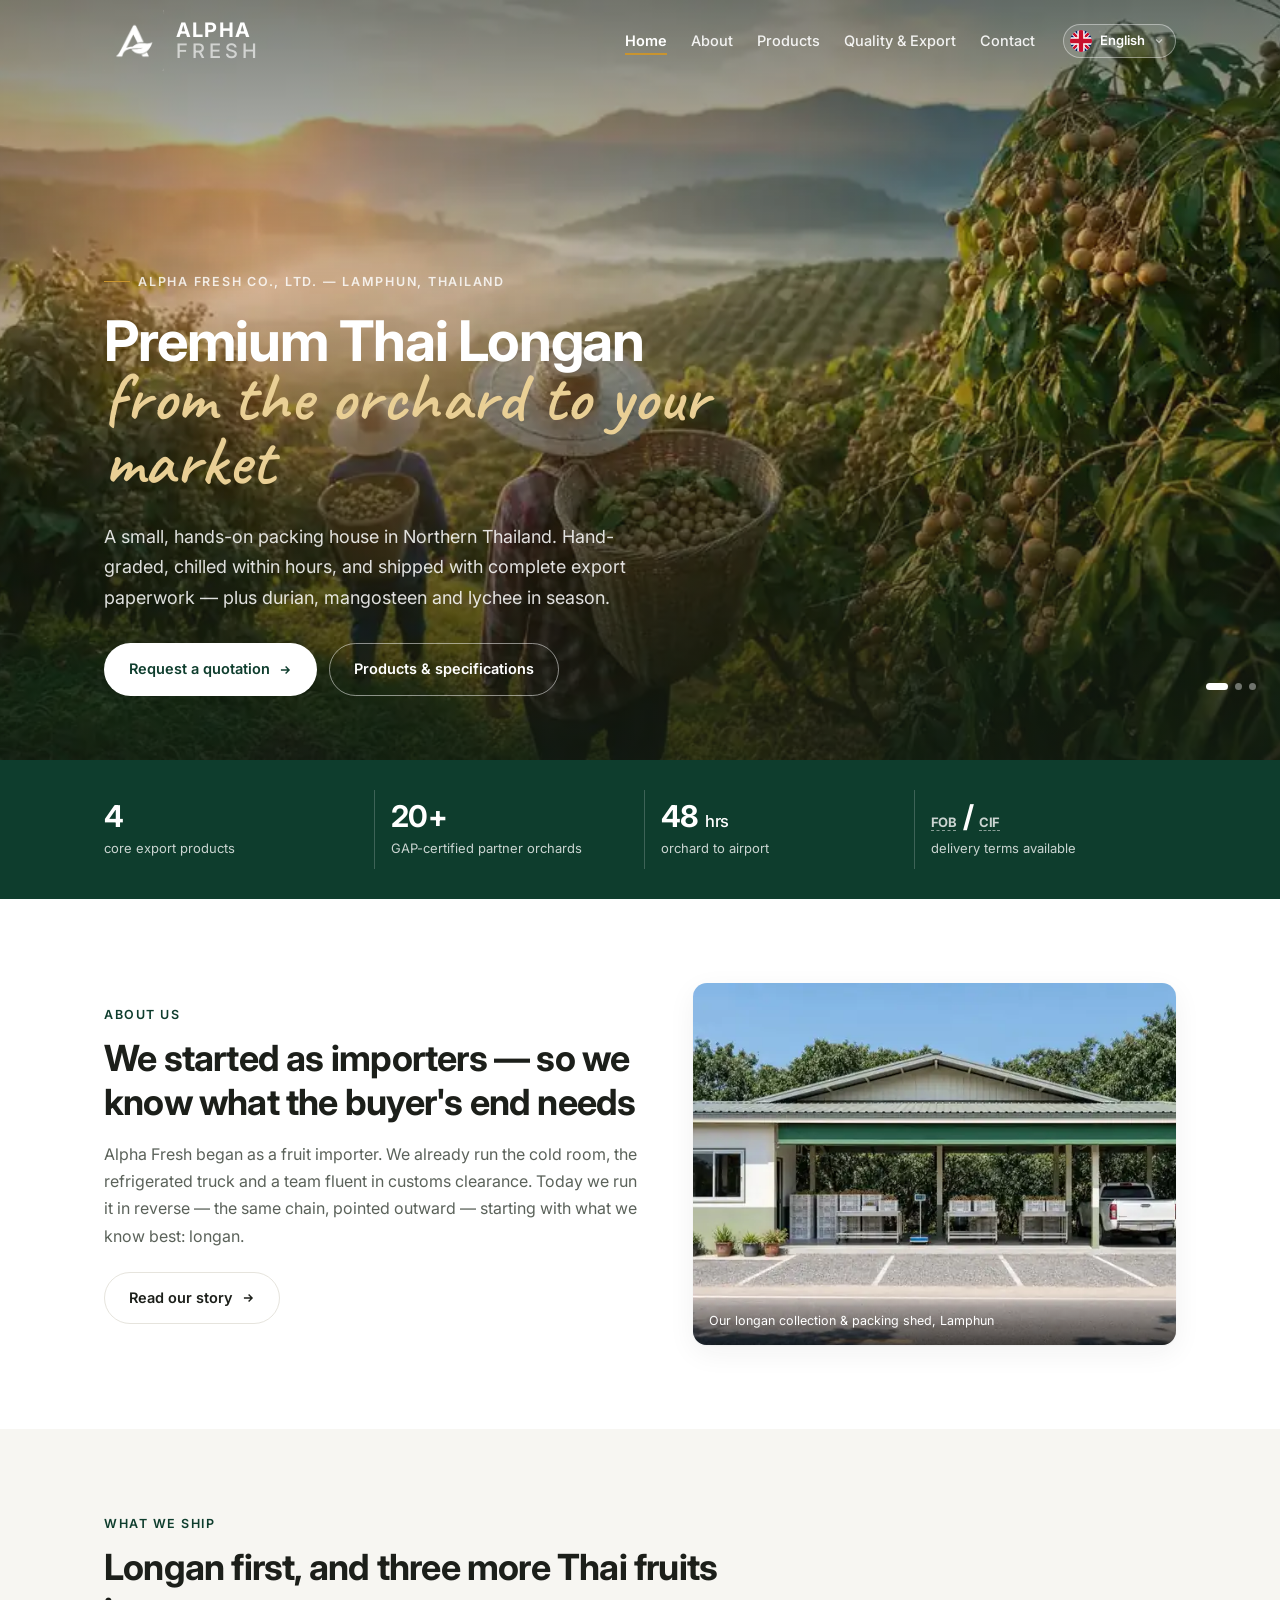
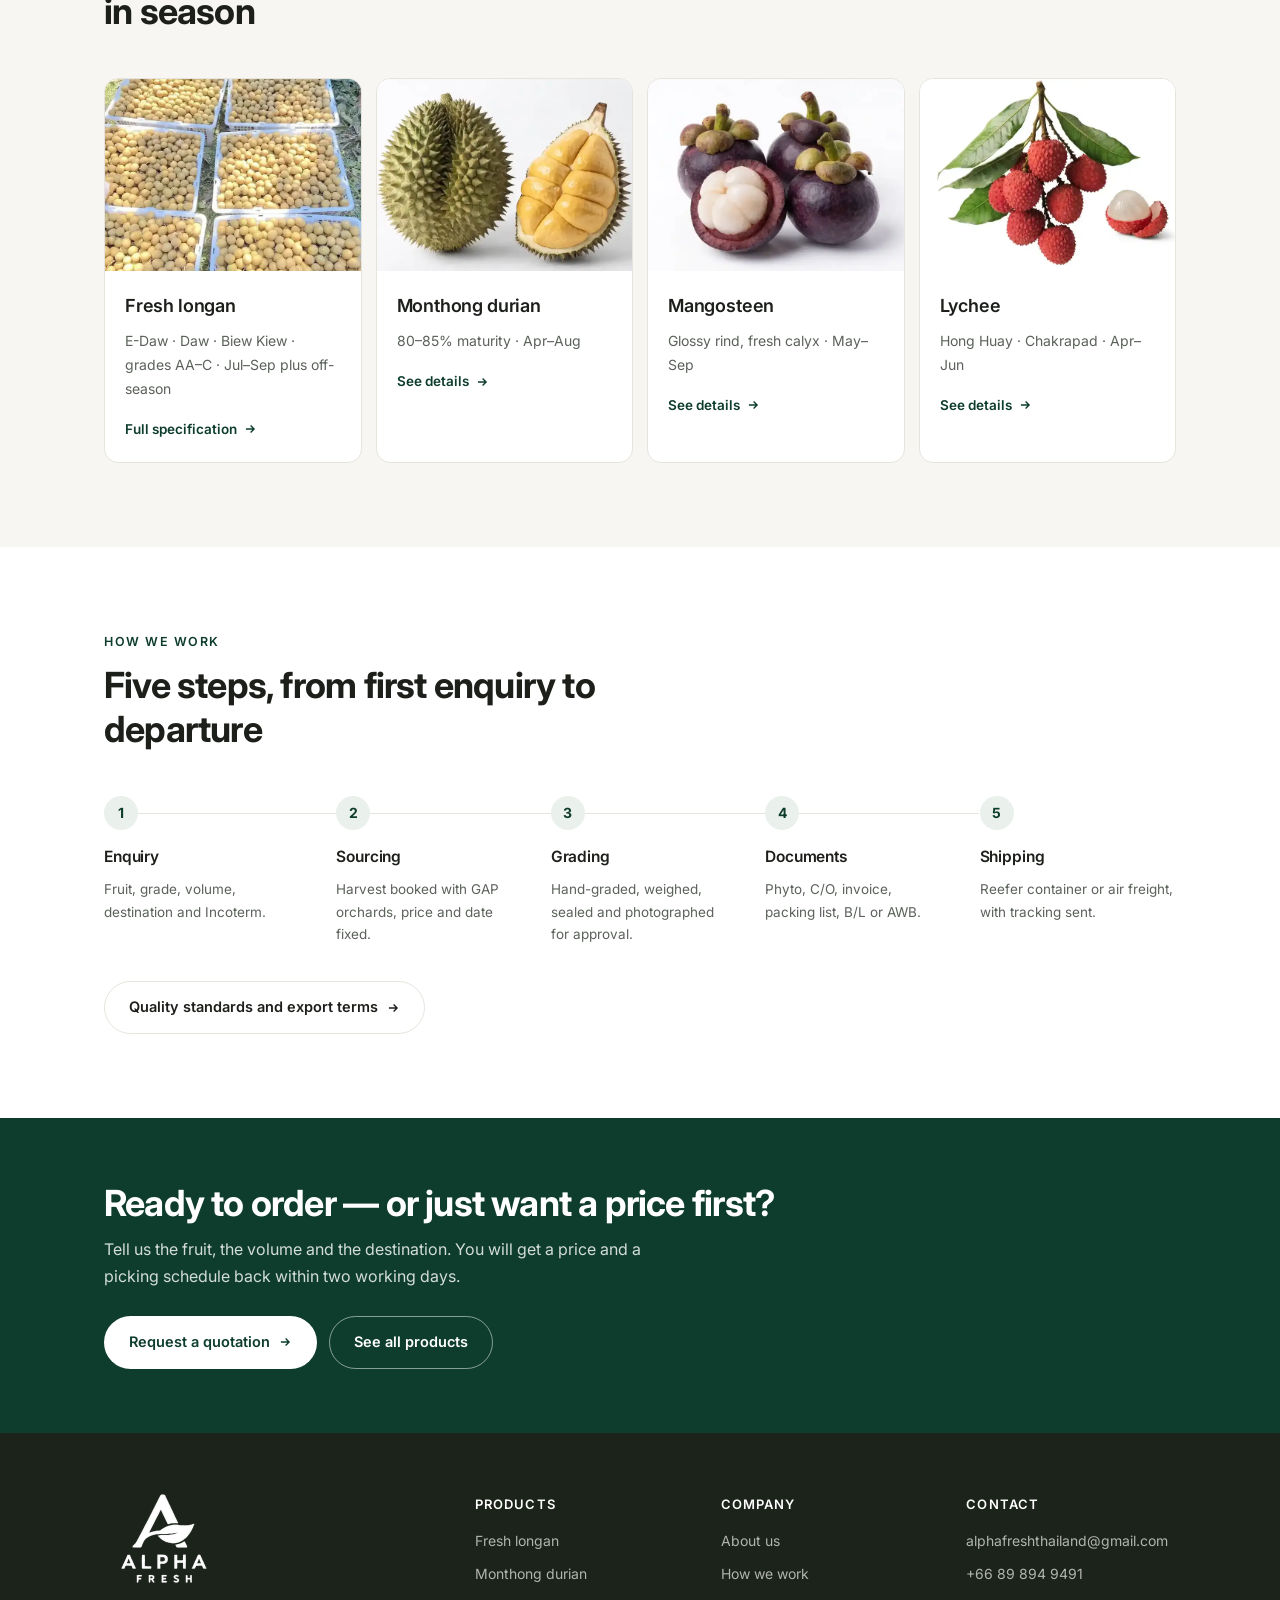
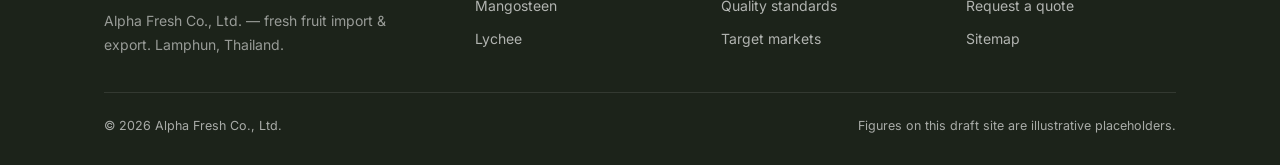
<file: index.html>
<!DOCTYPE html>
<html lang="en" data-lang="en">
<head>
<meta charset="utf-8">
<meta name="viewport" content="width=device-width,initial-scale=1">
<title>Thai Longan Exporter | Alpha Fresh, Lamphun Thailand</title>
<meta name="description" content="Alpha Fresh exports hand-graded fresh longan from Lamphun, Thailand, plus durian, mangosteen and lychee in season. GAP orchards, cold chain, FOB and CIF.">
<meta name="title-th" content="ผู้ส่งออกลำไยและผลไม้ไทย | บริษัท อัลฟ่า เฟรช จำกัด">
<meta name="description-th" content="อัลฟ่า เฟรช ส่งออกลำไยสดคัดมือจากลำพูน พร้อมทุเรียน มังคุด ลิ้นจี่ตามฤดูกาล สวน GAP ห่วงโซ่ความเย็นครบ ส่งได้ทั้ง FOB และ CIF">
<meta name="title-zh" content="泰国龙眼出口商 | Alpha Fresh，南奔府">
<meta name="description-zh" content="Alpha Fresh 出口泰国南奔府人工分级新鲜龙眼，应季另有榴莲、山竹和荔枝。GAP 果园、全程冷链，可做 FOB 与 CIF。">
<meta name="title-ar" content="مصدّر اللونجان التايلاندي | ألفا فريش، لامفون">
<meta name="description-ar" content="تصدّر ألفا فريش لونجان طازجاً مفروزاً يدوياً من لامفون، إضافة إلى الدوريان والمانجوستين والليتشي موسمياً. بساتين GAP وسلسلة تبريد كاملة، بشروط FOB وCIF.">
<link rel="canonical" href="https://alphafreshthailand.com">
<link rel="alternate" hreflang="en" href="https://alphafreshthailand.com">
<link rel="alternate" hreflang="th" href="https://alphafreshthailand.com">
<link rel="alternate" hreflang="zh" href="https://alphafreshthailand.com">
<link rel="alternate" hreflang="ar" href="https://alphafreshthailand.com">
<link rel="alternate" hreflang="x-default" href="https://alphafreshthailand.com">
<meta property="og:title" content="Thai Longan Exporter | Alpha Fresh, Lamphun Thailand">
<meta property="og:description" content="Alpha Fresh exports hand-graded fresh longan from Lamphun, Thailand, plus durian, mangosteen and lychee in season. GAP orchards, cold chain, FOB and CIF.">
<meta property="og:url" content="https://alphafreshthailand.com">
<meta property="og:site_name" content="Alpha Fresh">
<meta property="og:image" content="https://alphafreshthailand.com/images/thai-longan-orchard-lamphun.webp?v=6211f7ce">
<meta property="og:locale" content="en_US">
<meta property="og:locale:alternate" content="th_TH">
<meta property="og:locale:alternate" content="zh_CN">
<meta property="og:locale:alternate" content="ar_AE">
<meta name="twitter:card" content="summary_large_image">
<meta name="twitter:title" content="Thai Longan Exporter | Alpha Fresh, Lamphun Thailand">
<meta name="twitter:description" content="Alpha Fresh exports hand-graded fresh longan from Lamphun, Thailand, plus durian, mangosteen and lychee in season. GAP orchards, cold chain, FOB and CIF.">
<meta name="twitter:image" content="https://alphafreshthailand.com/images/thai-longan-orchard-lamphun.webp?v=6211f7ce">
<meta property="og:type" content="website">
<link rel="preconnect" href="https://fonts.googleapis.com">
<link rel="preconnect" href="https://fonts.gstatic.com" crossorigin>
<!-- The font sheet lives on another origin, so fetching it normally costs a DNS
     lookup and a TLS handshake before anything can paint. Loading it as a
     preload and promoting it to a stylesheet once it arrives keeps it off the
     critical path; font-display:swap paints the text in a system face first. -->
<link rel="preload" as="style" href="https://fonts.googleapis.com/css2?family=IBM+Plex+Sans+Thai:wght@400;500;600&family=Inter:wght@400;500;600;700&family=Caveat:wght@500;600;700&display=swap" onload="this.rel='stylesheet'">
<noscript><link rel="stylesheet" href="https://fonts.googleapis.com/css2?family=IBM+Plex+Sans+Thai:wght@400;500;600&family=Inter:wght@400;500;600;700&family=Caveat:wght@500;600;700&display=swap"></noscript>
<link rel="icon" href="images/favicon.ico?v=435c230c" sizes="32x32">
<link rel="apple-touch-icon" href="images/apple-touch-icon.png?v=e889c8a1">
<link rel="stylesheet" href="assets/style.css?v=1793dbd2">
<link rel="preload" as="image" href="images/thai-longan-orchard-lamphun.webp?v=6211f7ce" fetchpriority="high">
<script type="application/ld+json">{"@context":"https://schema.org","@type":"Organization","name":"Alpha Fresh Co., Ltd.","alternateName":"บริษัท อัลฟ่า เฟรช จำกัด","url":"https://alphafreshthailand.com/","description":"Thai fruit importer turned exporter. Fresh longan, durian, mangosteen and lychee from GAP-certified orchards in Northern Thailand.","address":{"@type":"PostalAddress","addressRegion":"Lamphun","addressCountry":"TH"},"email":"alphafreshthailand@gmail.com","telephone":"+66-89-894-9491","contactPoint":{"@type":"ContactPoint","telephone":"+66-89-894-9491","email":"alphafreshthailand@gmail.com","contactType":"sales","availableLanguage":["th","en"],"areaServed":"Worldwide"}}</script>
</head>
<body>

<nav class="nav">
  <div class="nav-in">
    <a class="logo" href="index.html" aria-label="Alpha Fresh — home">
      <span class="logo-mark">
        <img class="l-white" src="images/logo-icon-white.webp?v=39acf636" alt="" aria-hidden="true">
        <img class="l-dark" src="images/logo-icon.webp?v=275f055d" alt="" aria-hidden="true">
      </span>
      <span class="logo-text">Alpha<small>Fresh</small></span>
    </a>
    <ul class="menu" id="menu">
      <li><a href="index.html" aria-current="page"><span class="i18n"><span data-en>Home</span><span data-th>หน้าแรก</span><span data-zh>首页</span><span data-ar dir="rtl">الرئيسية</span></span></a></li>
      <li><a href="about.html"><span class="i18n"><span data-en>About</span><span data-th>เกี่ยวกับเรา</span><span data-zh>关于我们</span><span data-ar dir="rtl">من نحن</span></span></a></li>
      <li><a href="products.html"><span class="i18n"><span data-en>Products</span><span data-th>สินค้า</span><span data-zh>产品</span><span data-ar dir="rtl">المنتجات</span></span></a></li>
      <li><a href="quality.html"><span class="i18n"><span data-en>Quality &amp; Export</span><span data-th>คุณภาพและการส่งออก</span><span data-zh>品质与出口</span><span data-ar dir="rtl">الجودة والتصدير</span></span></a></li>
      <li><a href="contact.html"><span class="i18n"><span data-en>Contact</span><span data-th>ติดต่อ</span><span data-zh>联系我们</span><span data-ar dir="rtl">اتصل بنا</span></span></a></li>
    </ul>
    <div class="lang" id="langpick">
      <button class="lang-btn" type="button" aria-haspopup="listbox" aria-expanded="false" aria-label="Language">
        <span class="mflag fl fl-en"><svg viewBox="0 0 60 60" aria-hidden="true"><g clip-path="url(#ben)"><clipPath id="ben"><circle cx="30" cy="30" r="30"/></clipPath><rect width="60" height="60" fill="#012169"/><path d="M0 0l60 60M60 0L0 60" stroke="#fff" stroke-width="12"/><path d="M0 0l60 60M60 0L0 60" stroke="#C8102E" stroke-width="7"/><path d="M30 0v60M0 30h60" stroke="#fff" stroke-width="20"/><path d="M30 0v60M0 30h60" stroke="#C8102E" stroke-width="12"/></g></svg></span>
        <span class="mflag fl fl-th"><svg viewBox="0 0 60 60" aria-hidden="true"><g clip-path="url(#bth)"><clipPath id="bth"><circle cx="30" cy="30" r="30"/></clipPath><rect width="60" height="60" fill="#fff"/><rect width="60" height="10" fill="#A51931"/><rect y="50" width="60" height="10" fill="#A51931"/><rect y="20" width="60" height="20" fill="#2D2A4A"/></g></svg></span>
        <span class="mflag fl fl-zh"><svg viewBox="0 0 60 60" aria-hidden="true"><g clip-path="url(#bzh)"><clipPath id="bzh"><circle cx="30" cy="30" r="30"/></clipPath><rect width="60" height="60" fill="#DE2910"/><g fill="#FFDE00"><circle cx="16" cy="18" r="7"/><circle cx="29" cy="9" r="2.6"/><circle cx="35" cy="16" r="2.6"/><circle cx="34" cy="26" r="2.6"/><circle cx="27" cy="32" r="2.6"/></g></g></svg></span>
        <span class="mflag fl fl-ar"><svg viewBox="0 0 60 60" aria-hidden="true"><g clip-path="url(#bar)"><clipPath id="bar"><circle cx="30" cy="30" r="30"/></clipPath><rect width="60" height="20" fill="#00732F"/><rect y="20" width="60" height="20" fill="#fff"/><rect y="40" width="60" height="20" fill="#000"/><rect width="18" height="60" fill="#C8102E"/></g></svg></span>
        <span class="lang-now"><span class="fl fl-en">English</span><span class="fl fl-th">ไทย</span><span class="fl fl-zh">中文</span><span class="fl fl-ar">العربية</span></span>
        <svg class="chev" width="12" height="12" viewBox="0 0 24 24" fill="none" stroke="currentColor" stroke-width="2.4" aria-hidden="true"><path d="M6 9l6 6 6-6"/></svg>
      </button>
      <div class="lang-list" role="listbox">
        <button class="lang-opt" type="button" data-set-lang="en" role="option"><span class="mflag"><svg viewBox="0 0 60 60" aria-hidden="true"><g clip-path="url(#len)"><clipPath id="len"><circle cx="30" cy="30" r="30"/></clipPath><rect width="60" height="60" fill="#012169"/><path d="M0 0l60 60M60 0L0 60" stroke="#fff" stroke-width="12"/><path d="M0 0l60 60M60 0L0 60" stroke="#C8102E" stroke-width="7"/><path d="M30 0v60M0 30h60" stroke="#fff" stroke-width="20"/><path d="M30 0v60M0 30h60" stroke="#C8102E" stroke-width="12"/></g></svg></span>English</button>
        <button class="lang-opt" type="button" data-set-lang="th" role="option"><span class="mflag"><svg viewBox="0 0 60 60" aria-hidden="true"><g clip-path="url(#lth)"><clipPath id="lth"><circle cx="30" cy="30" r="30"/></clipPath><rect width="60" height="60" fill="#fff"/><rect width="60" height="10" fill="#A51931"/><rect y="50" width="60" height="10" fill="#A51931"/><rect y="20" width="60" height="20" fill="#2D2A4A"/></g></svg></span>ไทย</button>
        <button class="lang-opt" type="button" data-set-lang="zh" role="option"><span class="mflag"><svg viewBox="0 0 60 60" aria-hidden="true"><g clip-path="url(#lzh)"><clipPath id="lzh"><circle cx="30" cy="30" r="30"/></clipPath><rect width="60" height="60" fill="#DE2910"/><g fill="#FFDE00"><circle cx="16" cy="18" r="7"/><circle cx="29" cy="9" r="2.6"/><circle cx="35" cy="16" r="2.6"/><circle cx="34" cy="26" r="2.6"/><circle cx="27" cy="32" r="2.6"/></g></g></svg></span>中文</button>
        <button class="lang-opt" type="button" data-set-lang="ar" role="option"><span class="mflag"><svg viewBox="0 0 60 60" aria-hidden="true"><g clip-path="url(#lar)"><clipPath id="lar"><circle cx="30" cy="30" r="30"/></clipPath><rect width="60" height="20" fill="#00732F"/><rect y="20" width="60" height="20" fill="#fff"/><rect y="40" width="60" height="20" fill="#000"/><rect width="18" height="60" fill="#C8102E"/></g></svg></span>العربية</button>
      </div>
    </div>
    <button class="burger" aria-label="Menu">
      <svg width="22" height="22" viewBox="0 0 24 24" fill="none" stroke="currentColor" stroke-width="2"><path d="M3 6h18M3 12h18M3 18h18"/></svg>
    </button>
  </div>
</nav>

<header class="hero">
  <div class="hero-media" id="heroMedia">
    <img class="hero-slide on" src="images/thai-longan-orchard-lamphun.webp?v=6211f7ce" alt="Longan orchard in Northern Thailand at sunrise" fetchpriority="high">
    <img class="hero-slide" data-src="images/fresh-longan-on-the-branch.webp?v=a2de06e1" alt="Fresh Thai longan hanging on the branch" decoding="async">
    <img class="hero-slide" data-src="images/longan-export-crates.webp?v=991b0f80" alt="Hand-graded longan in export crates" decoding="async">
    <video class="hero-vid" muted playsinline preload="none" poster="images/thai-longan-orchard-lamphun.webp?v=6211f7ce" data-src="videos/thai-longan-orchard.mp4" data-src-small="videos/thai-longan-orchard-mobile.mp4"></video>
    <video class="hero-vid" muted playsinline preload="none" data-src="videos/longan-packing-house.mp4"></video>
    <video class="hero-vid" muted playsinline preload="none" data-src="videos/longan-grading-line.mp4"></video>
  </div>
  <div class="hero-in">
    <div class="eyebrow">Alpha Fresh Co., Ltd. — Lamphun, Thailand</div>
    <h1><span class="i18n"><span data-en>Premium Thai Longan<span class='accent script'>from the orchard to your market</span></span><span data-th>ลำไยไทยคัดคุณภาพ<span class='accent'>จากสวนถึงตลาดของคุณ</span></span><span data-zh>泰国优质龙眼<span class='accent script'>从果园直达您的市场</span></span><span data-ar dir="rtl">لونجان تايلاندي فاخر<span class='accent script'>من البستان إلى سوقك</span></span></span></h1>
    <p><span class="i18n"><span data-en>A small, hands-on packing house in Northern Thailand. Hand-graded, chilled within hours, and shipped with complete export paperwork — plus durian, mangosteen and lychee in season.</span><span data-th>โรงคัดลำไยขนาดเล็กที่ดูแลเองทุกขั้นตอน คัดด้วยมือ เก็บความเย็นทันที และส่งออกพร้อมเอกสารครบ — ทุเรียน มังคุด ลิ้นจี่ ตามฤดูกาล</span><span data-zh>泰国北部一家亲力亲为的小型包装厂。人工分级，数小时内冷藏，出口单证齐全；应季还供应榴莲、山竹和荔枝。</span><span data-ar dir="rtl">محطة فرز صغيرة في شمال تايلاند نديرها بأيدينا. فرز يدوي، تبريد خلال ساعات، وشحن بمستندات تصدير كاملة — إضافة إلى الدوريان والمانجوستين والليتشي في موسمها.</span></span></p>
    <div class="cta-row">
      <a class="btn btn-primary" href="contact.html"><span class="lbl-lg"><span class="i18n"><span data-en>Request a quotation</span><span data-th>ขอใบเสนอราคา</span><span data-zh>索取报价</span><span data-ar dir="rtl">اطلب عرض سعر</span></span></span><span class="lbl-sm"><span class="i18n"><span data-en>Get a quote</span><span data-th>ขอราคา</span><span data-zh>索取报价</span><span data-ar dir="rtl">اطلب عرض سعر</span></span></span> <svg width="14" height="14" viewBox="0 0 24 24" fill="none" stroke="currentColor" stroke-width="2.4"><path d="M5 12h14M13 6l6 6-6 6"/></svg></a>
      <a class="btn btn-ghost" href="products.html"><span class="lbl-lg"><span class="i18n"><span data-en>Products &amp; specifications</span><span data-th>ดูสินค้าและสเปก</span><span data-zh>产品与规格</span><span data-ar dir="rtl">المنتجات والمواصفات</span></span></span><span class="lbl-sm"><span class="i18n"><span data-en>Products</span><span data-th>ดูสินค้า</span><span data-zh>产品</span><span data-ar dir="rtl">المنتجات</span></span></span></a>
    </div>
  </div>
  <div class="hero-dots" id="dots"></div>
</header>

<div class="stats">
  <div class="stats-in">
    <div class="stat"><b>4</b><span><span class="i18n"><span data-en>core export products</span><span data-th>สินค้าหลักส่งออก</span><span data-zh>主要出口产品</span><span data-ar dir="rtl">منتجات تصدير رئيسية</span></span></span></div>
    <div class="stat"><b>20+</b><span><span class="i18n"><span data-en>GAP-certified partner orchards</span><span data-th>สวนพันธมิตรมาตรฐาน GAP</span><span data-zh>GAP 认证合作果园</span><span data-ar dir="rtl">بستان شريك حاصل على GAP</span></span></span></div>
    <div class="stat"><b>48 <small style="font-size:.55em;font-weight:500">hrs</small></b><span><span class="i18n"><span data-en>orchard to airport</span><span data-th>จากสวนถึงสนามบิน</span><span data-zh>从果园到机场</span><span data-ar dir="rtl">من البستان إلى المطار</span></span></span></div>
    <div class="stat"><b><span class="term" tabindex="0" role="button" aria-label="FOB">FOB<span class="tip"><b>FOB</b><span class="i18n"><span data-en>Free On Board — our price covers the fruit delivered onto the ship or aircraft at the named Thai port. From that point the buyer pays freight, insurance and everything after.</span><span data-th>Free On Board — ราคาของเราครอบคลุมถึงตอนที่ของขึ้นเรือหรือขึ้นเครื่องที่ท่าต้นทางในไทย จากจุดนั้นผู้ซื้อรับผิดชอบค่าระวาง ค่าประกัน และทุกอย่างต่อจากนั้น</span><span data-zh>船上交货 — 我们的报价含把货交到泰国指定港口装船或装机为止。此后的运费、保险及一切费用由买方承担。</span><span data-ar dir="rtl">التسليم على ظهر السفينة — يشمل سعرنا تسليم البضاعة على متن السفينة أو الطائرة في الميناء التايلاندي المحدد. بعد ذلك يتحمّل المشتري الشحن والتأمين وكل ما يليهما.</span></span></span></span> / <span class="term" tabindex="0" role="button" aria-label="CIF">CIF<span class="tip"><b>CIF</b><span class="i18n"><span data-en>Cost, Insurance and Freight — our price also covers sea freight and marine insurance all the way to your destination port. Customs clearance at your end is still yours.</span><span data-th>Cost, Insurance and Freight — ราคารวมค่าระวางเรือและค่าประกันภัยไปจนถึงท่าปลายทางของคุณ แต่พิธีการขาเข้าที่ปลายทางยังเป็นของผู้ซื้อ</span><span data-zh>成本加保险费加运费 — 报价另含海运费和海运保险，直至您的目的港。目的港清关仍由买方负责。</span><span data-ar dir="rtl">التكلفة والتأمين والشحن — يشمل سعرنا أيضاً الشحن البحري والتأمين حتى ميناء وجهتكم. أما التخليص الجمركي عندكم فيبقى على عاتقكم.</span></span></span></span></b><span><span class="i18n"><span data-en>delivery terms available</span><span data-th>เงื่อนไขการส่งมอบ</span><span data-zh>可选交货条件</span><span data-ar dir="rtl">شروط تسليم متاحة</span></span></span></div>
  </div>
</div>

<section>
  <div class="wrap split rv">
    <div>
      <div class="tag"><span class="i18n"><span data-en>About us</span><span data-th>เกี่ยวกับเรา</span><span data-zh>关于我们</span><span data-ar dir="rtl">من نحن</span></span></div>
      <h2><span class="i18n"><span data-en>We started as importers — so we know what the buyer's end needs</span><span data-th>เราทำ “นำเข้า” มาก่อน จึงรู้ว่าปลายทางต้องการอะไร</span><span data-zh>我们从进口起家，因此清楚买家那一端真正在意什么</span><span data-ar dir="rtl">بدأنا مستوردين — لذلك نعرف ما يحتاجه المشتري في الطرف الآخر</span></span></h2>
      <p><span class="i18n"><span data-en>Alpha Fresh began as a fruit importer. We already run the cold room, the refrigerated truck and a team fluent in customs clearance. Today we run it in reverse — the same chain, pointed outward — starting with what we know best: longan.</span><span data-th>บริษัท อัลฟ่า เฟรช จำกัด เริ่มจากธุรกิจนำเข้าผลไม้ เรามีห้องเย็น รถห้องเย็น และทีมที่คุ้นเคยกับพิธีการศุลกากรอยู่แล้ว วันนี้เราทำย้อนทาง — ใช้ระบบเดิมทั้งชุดในการส่งออกผลไม้ไทย โดยเริ่มจากสิ่งที่เราถนัดที่สุดคือลำไย</span><span data-zh>Alpha Fresh 起初是水果进口商。我们本就拥有冷库、冷藏车和熟悉清关的团队。如今我们把同一条链条反向运作，用于出口，从最擅长的龙眼开始。</span><span data-ar dir="rtl">بدأت ألفا فريش كمستورد فواكه. لدينا أصلاً غرفة التبريد والشاحنة المبرّدة وفريق ملمّ بالتخليص الجمركي. واليوم نُشغّل السلسلة نفسها في الاتجاه المعاكس للتصدير، بدءاً بما نتقنه: اللونجان.</span></span></p>
      <div class="cta-row" style="margin-top:22px">
        <a class="btn btn-outline" href="about.html"><span class="i18n"><span data-en>Read our story</span><span data-th>อ่านเรื่องของเรา</span><span data-zh>了解我们的故事</span><span data-ar dir="rtl">اقرأ قصتنا</span></span> <svg width="14" height="14" viewBox="0 0 24 24" fill="none" stroke="currentColor" stroke-width="2.4"><path d="M5 12h14M13 6l6 6-6 6"/></svg></a>
      </div>
    </div>
    <div class="split-media">
      <img src="images/longan-packing-house-lamphun.webp?v=6383ccd0" alt="Alpha Fresh longan packing house in Lamphun, Thailand" loading="lazy">
      <div class="cap"><span class="i18n"><span data-en>Our longan collection &amp; packing shed, Lamphun</span><span data-th>โรงคัดลำไยของเรา จ.ลำพูน</span><span data-zh>我们位于南奔府的龙眼收购与包装场</span><span data-ar dir="rtl">مركز التجميع والتعبئة في لامفون</span></span></div>
    </div>
  </div>
</section>

<section class="soft">
  <div class="wrap">
    <div class="sec-head rv">
      <div class="tag"><span class="i18n"><span data-en>What we ship</span><span data-th>สินค้า</span><span data-zh>我们出口什么</span><span data-ar dir="rtl">ما نشحنه</span></span></div>
      <h2><span class="i18n"><span data-en>Longan first, and three more Thai fruits in season</span><span data-th>ลำไยเป็นตัวหลัก และผลไม้ไทยอีก 3 ชนิดตามฤดู</span><span data-zh>以龙眼为主，另有三种应季泰国水果</span><span data-ar dir="rtl">اللونجان أولاً، وثلاث فواكه تايلاندية أخرى في موسمها</span></span></h2>
    </div>
    <div class="grid-4 rv g2m">
      <a class="card" href="products.html#longan"><img src="images/graded-longan-in-crates.webp?v=9b575c8e" alt="Fresh Thai longan for export" loading="lazy">
        <div class="card-b"><h3><span class="i18n"><span data-en>Fresh longan</span><span data-th>ลำไยสด</span><span data-zh>新鲜龙眼</span><span data-ar dir="rtl">لونجان طازج</span></span></h3>
          <p><span class="i18n"><span data-en>E-Daw · Daw · Biew Kiew · grades AA–C · Jul–Sep plus off-season</span><span data-th>อีดอ · ดอ · เบี้ยวเขียว · เกรด AA–C · ก.ค.–ก.ย. และนอกฤดู</span><span data-zh>依多 · 多 · 标绿 · AA–C 级 · 7–9月及反季</span><span data-ar dir="rtl">إي‑داو · داو · بيو كيو · درجات AA–C · يوليو–سبتمبر وخارج الموسم</span></span></p>
          <span class="more"><span class="i18n"><span data-en>Full specification</span><span data-th>ดูสเปกเต็ม</span><span data-zh>查看完整规格</span><span data-ar dir="rtl">المواصفات الكاملة</span></span> <svg width="14" height="14" viewBox="0 0 24 24" fill="none" stroke="currentColor" stroke-width="2.4"><path d="M5 12h14M13 6l6 6-6 6"/></svg></span></div></a>
      <a class="card" href="products.html#durian"><img src="images/thai-durian-monthong.webp?v=93b3e2cc" alt="Fresh Thai durian for export" loading="lazy">
        <div class="card-b"><h3><span class="i18n"><span data-en>Monthong durian</span><span data-th>ทุเรียนหมอนทอง</span><span data-zh>金枕榴莲</span><span data-ar dir="rtl">دوريان مونثونغ</span></span></h3>
          <p><span class="i18n"><span data-en>80–85% maturity · Apr–Aug</span><span data-th>ตัดแก่ 80–85% · เม.ย.–ส.ค.</span><span data-zh>成熟度 80–85% · 4–8月</span><span data-ar dir="rtl">نضج 80–85٪ · أبريل–أغسطس</span></span></p>
          <span class="more"><span class="i18n"><span data-en>See details</span><span data-th>ดูรายละเอียด</span><span data-zh>查看详情</span><span data-ar dir="rtl">التفاصيل</span></span> <svg width="14" height="14" viewBox="0 0 24 24" fill="none" stroke="currentColor" stroke-width="2.4"><path d="M5 12h14M13 6l6 6-6 6"/></svg></span></div></a>
      <a class="card" href="products.html#mangosteen"><img src="images/thai-mangosteen.webp?v=c86e486e" alt="Fresh Thai mangosteen for export" loading="lazy">
        <div class="card-b"><h3><span class="i18n"><span data-en>Mangosteen</span><span data-th>มังคุด</span><span data-zh>山竹</span><span data-ar dir="rtl">مانجوستين</span></span></h3>
          <p><span class="i18n"><span data-en>Glossy rind, fresh calyx · May–Sep</span><span data-th>ผิวมัน ขั้วเขียวสด · พ.ค.–ก.ย.</span><span data-zh>果皮油亮、果蒂新鲜 · 5–9月</span><span data-ar dir="rtl">قشرة لامعة وكأس أخضر · مايو–سبتمبر</span></span></p>
          <span class="more"><span class="i18n"><span data-en>See details</span><span data-th>ดูรายละเอียด</span><span data-zh>查看详情</span><span data-ar dir="rtl">التفاصيل</span></span> <svg width="14" height="14" viewBox="0 0 24 24" fill="none" stroke="currentColor" stroke-width="2.4"><path d="M5 12h14M13 6l6 6-6 6"/></svg></span></div></a>
      <a class="card" href="products.html#lychee"><img src="images/thai-lychee.webp?v=adf13857" alt="Fresh Thai lychee for export" loading="lazy">
        <div class="card-b"><h3><span class="i18n"><span data-en>Lychee</span><span data-th>ลิ้นจี่</span><span data-zh>荔枝</span><span data-ar dir="rtl">ليتشي</span></span></h3>
          <p><span class="i18n"><span data-en>Hong Huay · Chakrapad · Apr–Jun</span><span data-th>ฮงฮวย · จักรพรรดิ · เม.ย.–มิ.ย.</span><span data-zh>红辉 · 皇帝 · 4–6月</span><span data-ar dir="rtl">هونغ هواي · جاكرابات · أبريل–يونيو</span></span></p>
          <span class="more"><span class="i18n"><span data-en>See details</span><span data-th>ดูรายละเอียด</span><span data-zh>查看详情</span><span data-ar dir="rtl">التفاصيل</span></span> <svg width="14" height="14" viewBox="0 0 24 24" fill="none" stroke="currentColor" stroke-width="2.4"><path d="M5 12h14M13 6l6 6-6 6"/></svg></span></div></a>
    </div>
  </div>
</section>

<section>
  <div class="wrap">
    <div class="sec-head rv">
      <div class="tag"><span class="i18n"><span data-en>How we work</span><span data-th>วิธีทำงาน</span><span data-zh>作业流程</span><span data-ar dir="rtl">طريقة عملنا</span></span></div>
      <h2><span class="i18n"><span data-en>Five steps, from first enquiry to departure</span><span data-th>5 ขั้นตอน จากคำถามแรกถึงตู้ออกจากท่า</span><span data-zh>从询价到出运，五个步骤</span><span data-ar dir="rtl">خمس خطوات، من الاستفسار حتى الشحن</span></span></h2>
    </div>
    <div class="steps rv">
      <div class="step"><div class="n">1</div><h3><span class="i18n"><span data-en>Enquiry</span><span data-th>สอบถาม</span><span data-zh>询价</span><span data-ar dir="rtl">الاستفسار</span></span></h3>
        <p><span class="i18n"><span data-en>Fruit, grade, volume, destination and Incoterm.</span><span data-th>แจ้งชนิด เกรด ปริมาณ ปลายทางและ Incoterm</span><span data-zh>水果种类、等级、数量、目的地和贸易术语。</span><span data-ar dir="rtl">الصنف والدرجة والكمية والوجهة وشرط التسليم.</span></span></p></div>
      <div class="step"><div class="n">2</div><h3><span class="i18n"><span data-en>Sourcing</span><span data-th>จัดหา</span><span data-zh>采购</span><span data-ar dir="rtl">التوريد</span></span></h3>
        <p><span class="i18n"><span data-en>Harvest booked with GAP orchards, price and date fixed.</span><span data-th>จองผลผลิตกับสวน GAP ล่วงหน้า ล็อกราคาและวันตัด</span><span data-zh>向 GAP 果园预订产量，锁定价格和采摘日期。</span><span data-ar dir="rtl">حجز المحصول من بساتين GAP مع تثبيت السعر وتاريخ القطف.</span></span></p></div>
      <div class="step"><div class="n">3</div><h3><span class="i18n"><span data-en>Grading</span><span data-th>คัดและแพ็ค</span><span data-zh>分级</span><span data-ar dir="rtl">الفرز</span></span></h3>
        <p><span class="i18n"><span data-en>Hand-graded, weighed, sealed and photographed for approval.</span><span data-th>คัดด้วยมือ ชั่ง ปิดกล่อง ถ่ายรูปล็อตให้ดูก่อนโหลด</span><span data-zh>人工分级、称重、封箱，并拍照供确认。</span><span data-ar dir="rtl">فرز يدوي ووزن وإغلاق وتصوير للاعتماد.</span></span></p></div>
      <div class="step"><div class="n">4</div><h3><span class="i18n"><span data-en>Documents</span><span data-th>เอกสาร</span><span data-zh>单证</span><span data-ar dir="rtl">المستندات</span></span></h3>
        <p><span class="i18n"><span data-en>Phyto, C/O, invoice, packing list, B/L or AWB.</span><span data-th>Phyto, C/O, Invoice, Packing List, B/L หรือ AWB</span><span data-zh>植检证、产地证、发票、装箱单、提单或空运单。</span><span data-ar dir="rtl">شهادة صحة نباتية وشهادة منشأ وفاتورة وقائمة تعبئة وبوليصة شحن.</span></span></p></div>
      <div class="step"><div class="n">5</div><h3><span class="i18n"><span data-en>Shipping</span><span data-th>ส่งออก</span><span data-zh>出运</span><span data-ar dir="rtl">الشحن</span></span></h3>
        <p><span class="i18n"><span data-en>Reefer container or air freight, with tracking sent.</span><span data-th>โหลดตู้ Reefer หรือส่งทางอากาศ พร้อมข้อมูลติดตาม</span><span data-zh>冷藏柜或空运，并提供追踪信息。</span><span data-ar dir="rtl">حاوية مبرّدة أو شحن جوي مع إرسال بيانات التتبع.</span></span></p></div>
    </div>
    <div class="cta-row rv" style="margin-top:36px">
      <a class="btn btn-outline" href="quality.html"><span class="i18n"><span data-en>Quality standards and export terms</span><span data-th>ดูมาตรฐานคุณภาพและเงื่อนไขการส่งออก</span><span data-zh>查看质量标准与出口条件</span><span data-ar dir="rtl">معايير الجودة وشروط التصدير</span></span> <svg width="14" height="14" viewBox="0 0 24 24" fill="none" stroke="currentColor" stroke-width="2.4"><path d="M5 12h14M13 6l6 6-6 6"/></svg></a>
    </div>
  </div>
</section>

<div class="band">
  <div class="wrap rv">
    <h2><span class="i18n"><span data-en>Ready to order — or just want a price first?</span><span data-th>สนใจสั่งซื้อ หรืออยากได้ราคาก่อน?</span><span data-zh>准备下单，或者只想先问个价？</span><span data-ar dir="rtl">جاهز للطلب — أم تريد السعر أولاً؟</span></span></h2>
    <p><span class="i18n"><span data-en>Tell us the fruit, the volume and the destination. You will get a price and a picking schedule back within two working days.</span><span data-th>บอกเราสั้น ๆ ว่าต้องการผลไม้อะไร ปริมาณเท่าไร ส่งไปที่ไหน แล้วเราจะตอบกลับพร้อมราคาและกำหนดตัดภายใน 2 วันทำการ</span><span data-zh>告诉我们水果种类、数量和目的地，我们会在两个工作日内回复价格和采摘排期。</span><span data-ar dir="rtl">أخبرنا بنوع الفاكهة والكمية والوجهة، وسنرد بالسعر وجدول القطف خلال يومَي عمل.</span></span></p>
    <div class="cta-row">
      <a class="btn btn-primary" href="contact.html"><span class="i18n"><span data-en>Request a quotation</span><span data-th>ขอใบเสนอราคา</span><span data-zh>索取报价</span><span data-ar dir="rtl">اطلب عرض سعر</span></span> <svg width="14" height="14" viewBox="0 0 24 24" fill="none" stroke="currentColor" stroke-width="2.4"><path d="M5 12h14M13 6l6 6-6 6"/></svg></a>
      <a class="btn btn-ghost" href="products.html"><span class="i18n"><span data-en>See all products</span><span data-th>ดูสินค้าทั้งหมด</span><span data-zh>查看全部产品</span><span data-ar dir="rtl">عرض كل المنتجات</span></span></a>
    </div>
  </div>
</div>

<footer>
  <div class="wrap">
    <div class="fgrid">
      <div>
        <div class="flogo"><img src="images/logo-stack-white.webp?v=38be2813" alt="Alpha Fresh" width="146" height="128"></div>
        <p style="color:rgba(255,255,255,.55);margin:0;max-width:34ch">
          <span class="i18n"><span data-en>Alpha Fresh Co., Ltd. — fresh fruit import &amp; export. Lamphun, Thailand.</span><span data-th>บริษัท อัลฟ่า เฟรช จำกัด — นำเข้าและส่งออกผลไม้สด ลำพูน ประเทศไทย</span><span data-zh>Alpha Fresh 有限公司 — 泰国南奔府鲜果进出口商。</span><span data-ar dir="rtl">شركة ألفا فريش — استيراد وتصدير الفواكه الطازجة، لامفون، تايلاند.</span></span></p>
      </div>
      <div><h4><span class="i18n"><span data-en>Products</span><span data-th>สินค้า</span><span data-zh>产品</span><span data-ar dir="rtl">المنتجات</span></span></h4>
        <ul>
          <li><a href="products.html#longan"><span class="i18n"><span data-en>Fresh longan</span><span data-th>ลำไยสด</span><span data-zh>新鲜龙眼</span><span data-ar dir="rtl">لونجان طازج</span></span></a></li>
          <li><a href="products.html#durian"><span class="i18n"><span data-en>Monthong durian</span><span data-th>ทุเรียนหมอนทอง</span><span data-zh>金枕榴莲</span><span data-ar dir="rtl">دوريان مونثونغ</span></span></a></li>
          <li><a href="products.html#mangosteen"><span class="i18n"><span data-en>Mangosteen</span><span data-th>มังคุด</span><span data-zh>山竹</span><span data-ar dir="rtl">مانجوستين</span></span></a></li>
          <li><a href="products.html#lychee"><span class="i18n"><span data-en>Lychee</span><span data-th>ลิ้นจี่</span><span data-zh>荔枝</span><span data-ar dir="rtl">ليتشي</span></span></a></li>
        </ul></div>
      <div><h4><span class="i18n"><span data-en>Company</span><span data-th>บริษัท</span><span data-zh>公司</span><span data-ar dir="rtl">الشركة</span></span></h4>
        <ul>
          <li><a href="about.html"><span class="i18n"><span data-en>About us</span><span data-th>เกี่ยวกับเรา</span><span data-zh>关于我们</span><span data-ar dir="rtl">من نحن</span></span></a></li>
          <li><a href="quality.html#process"><span class="i18n"><span data-en>How we work</span><span data-th>ขั้นตอนการทำงาน</span><span data-zh>作业流程</span><span data-ar dir="rtl">طريقة عملنا</span></span></a></li>
          <li><a href="quality.html#standards"><span class="i18n"><span data-en>Quality standards</span><span data-th>มาตรฐานคุณภาพ</span><span data-zh>质量标准</span><span data-ar dir="rtl">معايير الجودة</span></span></a></li>
          <li><a href="quality.html#markets"><span class="i18n"><span data-en>Target markets</span><span data-th>ตลาดเป้าหมาย</span><span data-zh>目标市场</span><span data-ar dir="rtl">الأسواق المستهدفة</span></span></a></li>
        </ul></div>
      <div><h4><span class="i18n"><span data-en>Contact</span><span data-th>ติดต่อ</span><span data-zh>联系我们</span><span data-ar dir="rtl">اتصل بنا</span></span></h4>
        <ul>
          <li><a href="mailto:alphafreshthailand@gmail.com">alphafreshthailand@gmail.com</a></li>
          <li><a href="tel:+66898949491">+66 89 894 9491</a></li>
          <li><a href="contact.html"><span class="i18n"><span data-en>Request a quote</span><span data-th>ขอใบเสนอราคา</span><span data-zh>索取报价</span><span data-ar dir="rtl">اطلب عرض سعر</span></span></a></li>
          <li><a href="sitemap.xml">Sitemap</a></li>
        </ul></div>
    </div>
    <div class="fbot">
      <span>© 2026 Alpha Fresh Co., Ltd.</span>
      <span class="i18n"><span data-en>Figures on this draft site are illustrative placeholders.</span><span data-th>ข้อมูลบนเว็บนี้เป็นตัวอย่างสำหรับฉบับร่าง</span><span data-zh>本草稿网站上的部分数据仅为示例。</span><span data-ar dir="rtl">الأرقام في هذه النسخة التجريبية توضيحية فقط.</span></span>
    </div>
  </div>
</footer>
<script src="assets/main.js?v=3ff3c775"></script>
</body>
</html>
</file>
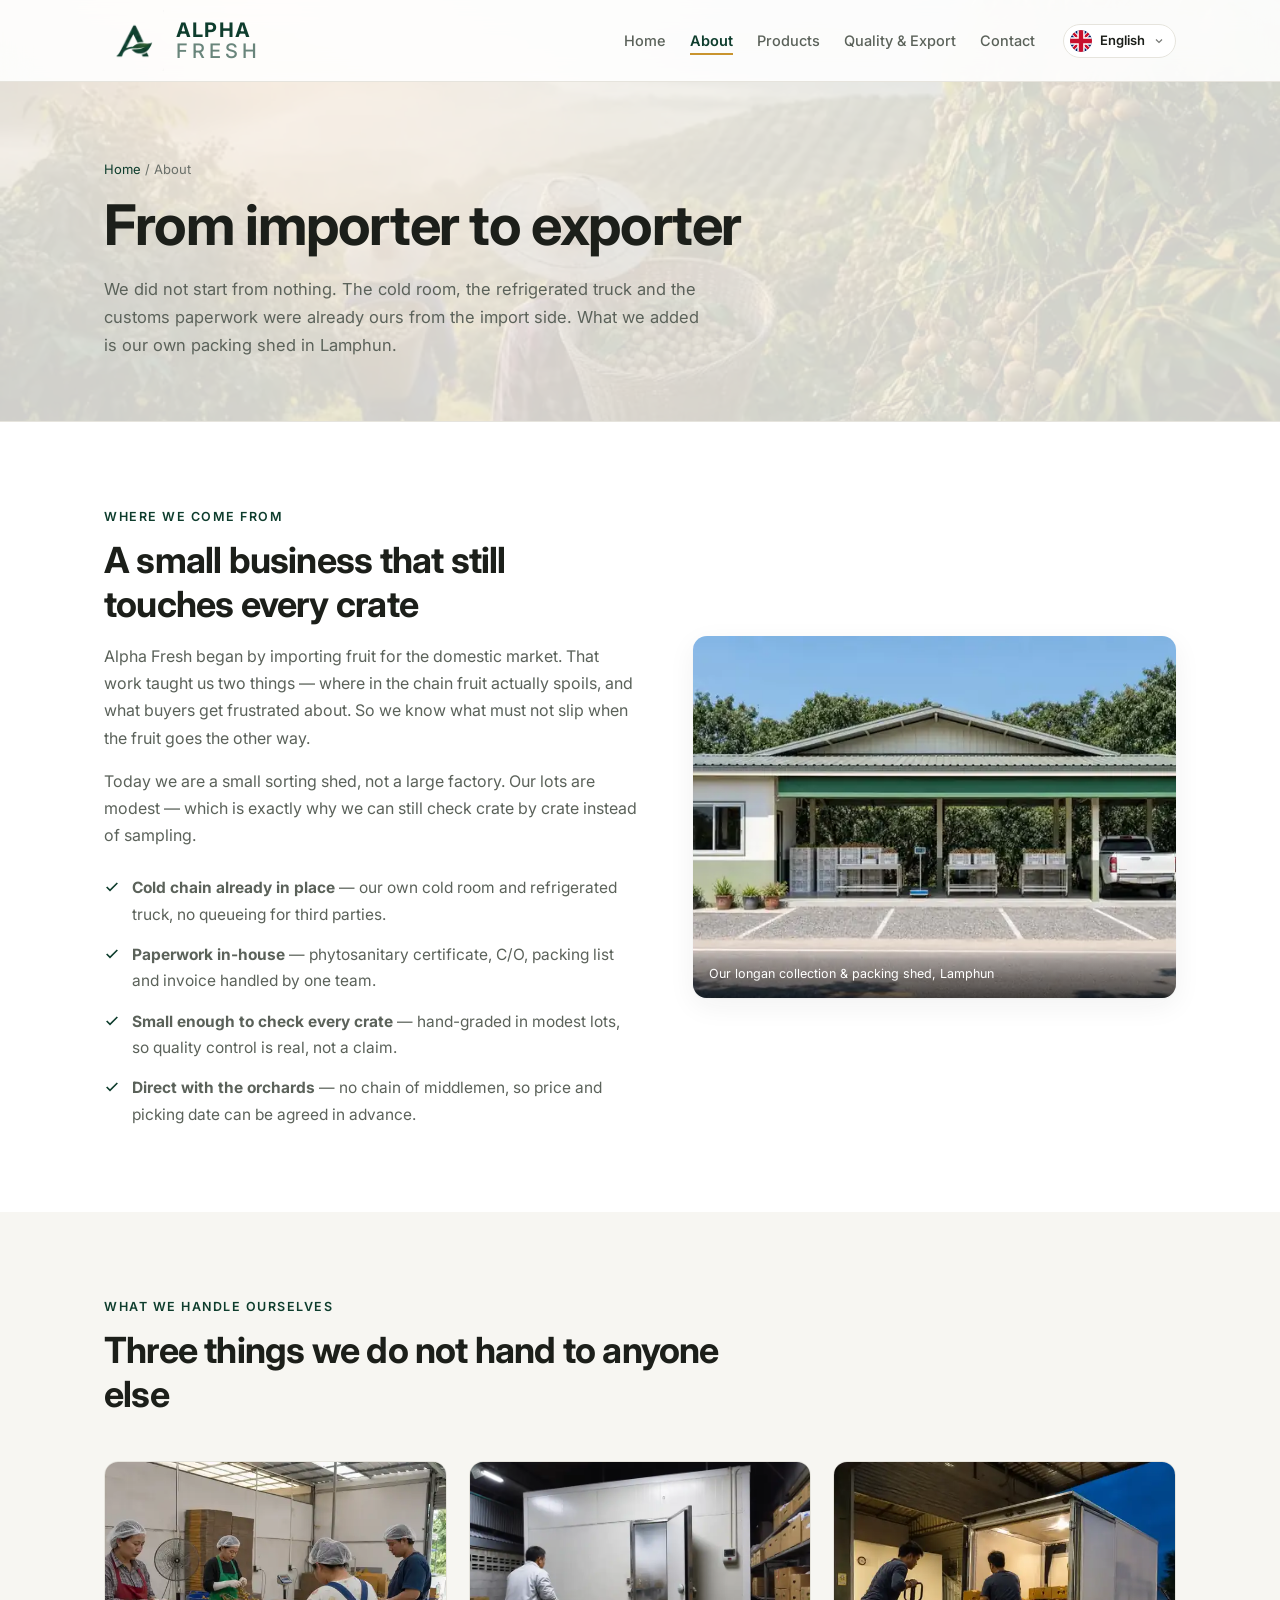
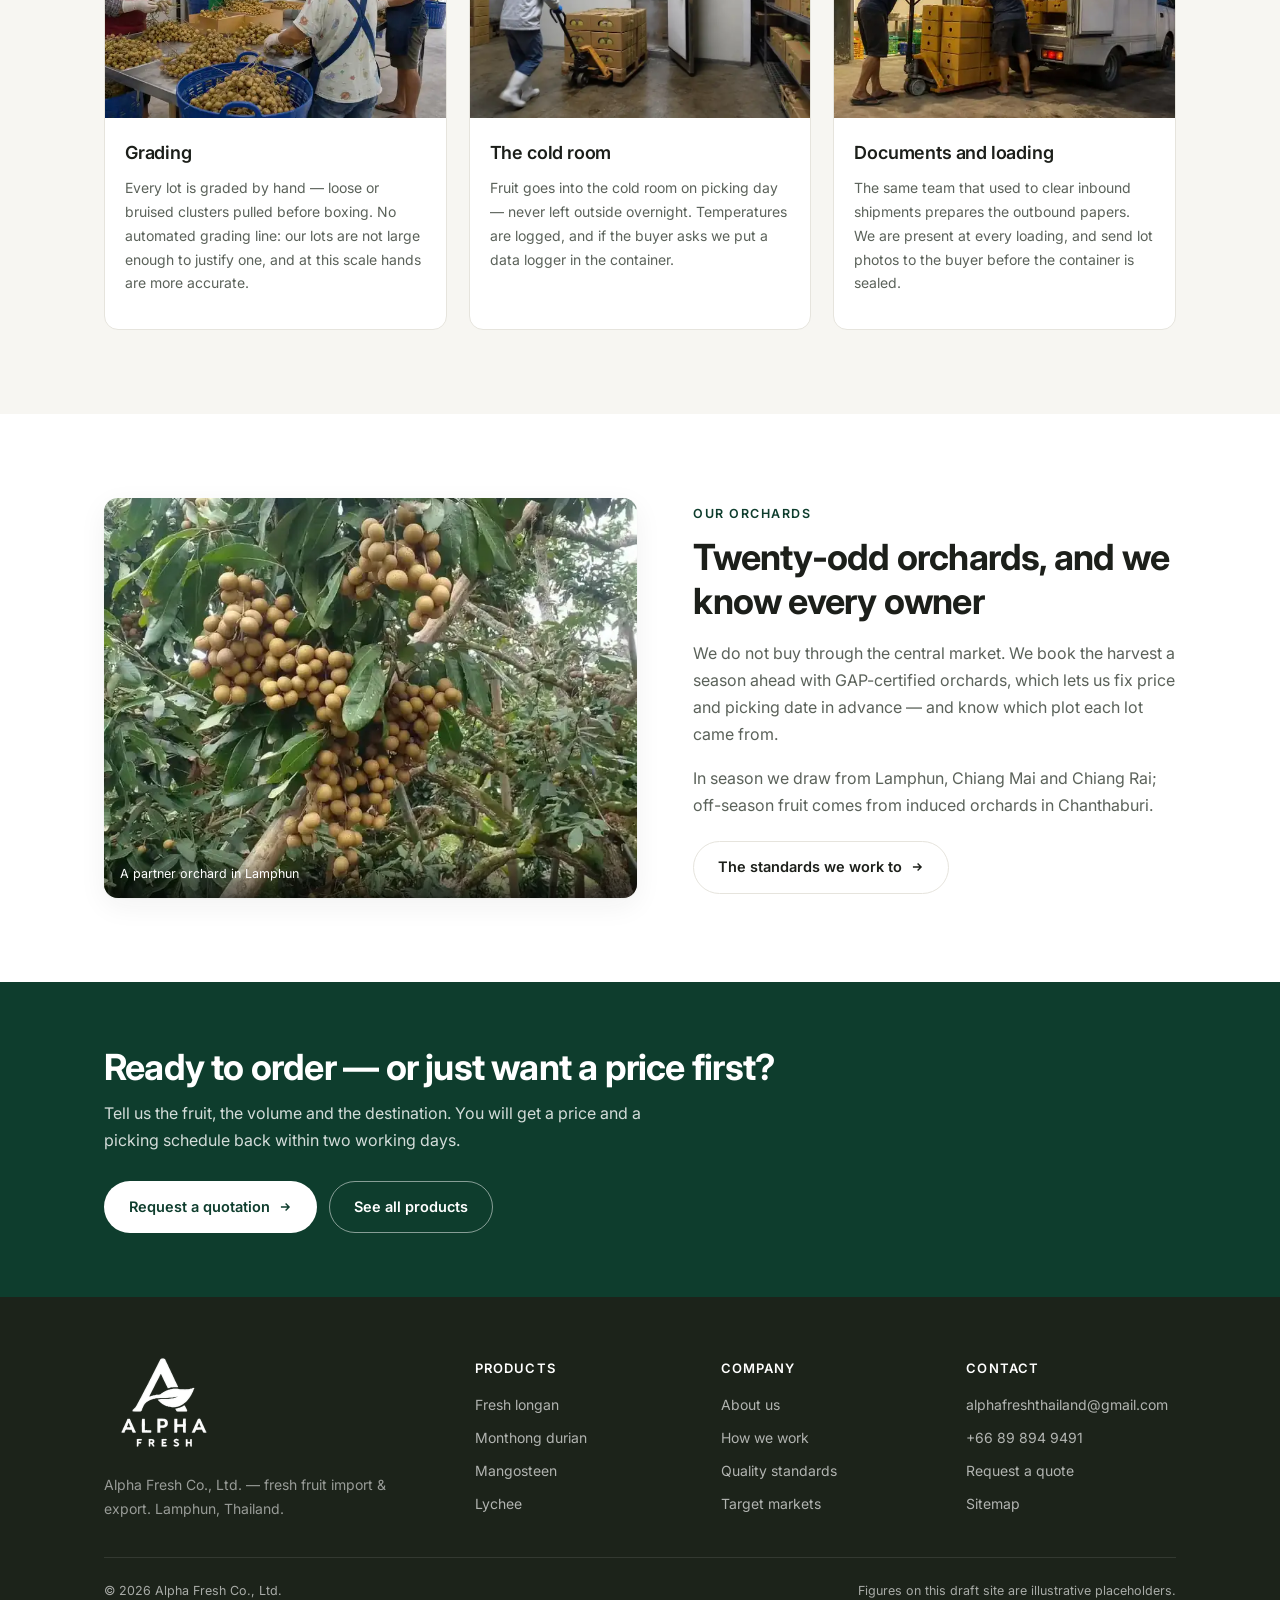
<file: about.html>
<!DOCTYPE html>
<html lang="en" data-lang="en">
<head>
<meta charset="utf-8">
<meta name="viewport" content="width=device-width,initial-scale=1">
<title>About Alpha Fresh — Thai Fruit Importer Turned Exporter</title>
<meta name="description" content="From fruit importer to exporter: our own cold room, refrigerated truck and packing shed in Lamphun, with 20+ GAP-certified longan orchards behind every lot.">
<meta name="title-th" content="เกี่ยวกับเรา — จากผู้นำเข้าสู่ผู้ส่งออก | อัลฟ่า เฟรช">
<meta name="description-th" content="จากธุรกิจนำเข้าผลไม้ สู่การส่งออกลำไยไทย เรามีโรงคัดของตัวเองที่ลำพูน ห้องเย็น รถห้องเย็น และเครือข่ายสวน GAP กว่า 20 สวน">
<meta name="title-zh" content="关于 Alpha Fresh — 从进口商到出口商">
<meta name="description-zh" content="从水果进口商转为出口商：自有冷库、冷藏车和南奔府的分选场，背后是二十多个 GAP 认证龙眼果园。">
<meta name="title-ar" content="عن ألفا فريش — من مستورد إلى مصدّر">
<meta name="description-ar" content="من استيراد الفاكهة إلى تصديرها: غرفة تبريد وشاحنة مبرّدة ومحطة تعبئة في لامفون، خلفها أكثر من عشرين بستان لونجان معتمداً بشهادة GAP.">
<link rel="canonical" href="https://alphafreshthailand.com/about.html">
<link rel="alternate" hreflang="en" href="https://alphafreshthailand.com/about.html">
<link rel="alternate" hreflang="th" href="https://alphafreshthailand.com/about.html">
<link rel="alternate" hreflang="zh" href="https://alphafreshthailand.com/about.html">
<link rel="alternate" hreflang="ar" href="https://alphafreshthailand.com/about.html">
<link rel="alternate" hreflang="x-default" href="https://alphafreshthailand.com/about.html">
<meta property="og:title" content="About Alpha Fresh — Thai Fruit Importer Turned Exporter">
<meta property="og:description" content="From fruit importer to exporter: our own cold room, refrigerated truck and packing shed in Lamphun, with 20+ GAP-certified longan orchards behind every lot.">
<meta property="og:url" content="https://alphafreshthailand.com/about.html">
<meta property="og:site_name" content="Alpha Fresh">
<meta property="og:image" content="https://alphafreshthailand.com/images/thai-longan-orchard-lamphun.webp?v=6211f7ce">
<meta property="og:locale" content="en_US">
<meta property="og:locale:alternate" content="th_TH">
<meta property="og:locale:alternate" content="zh_CN">
<meta property="og:locale:alternate" content="ar_AE">
<meta name="twitter:card" content="summary_large_image">
<meta name="twitter:title" content="About Alpha Fresh — Thai Fruit Importer Turned Exporter">
<meta name="twitter:description" content="From fruit importer to exporter: our own cold room, refrigerated truck and packing shed in Lamphun, with 20+ GAP-certified longan orchards behind every lot.">
<meta name="twitter:image" content="https://alphafreshthailand.com/images/thai-longan-orchard-lamphun.webp?v=6211f7ce">
<meta property="og:type" content="website">
<link rel="preconnect" href="https://fonts.googleapis.com">
<link rel="preconnect" href="https://fonts.gstatic.com" crossorigin>
<!-- The font sheet lives on another origin, so fetching it normally costs a DNS
     lookup and a TLS handshake before anything can paint. Loading it as a
     preload and promoting it to a stylesheet once it arrives keeps it off the
     critical path; font-display:swap paints the text in a system face first. -->
<link rel="preload" as="style" href="https://fonts.googleapis.com/css2?family=IBM+Plex+Sans+Thai:wght@400;500;600&family=Inter:wght@400;500;600;700&family=Caveat:wght@500;600;700&display=swap" onload="this.rel='stylesheet'">
<noscript><link rel="stylesheet" href="https://fonts.googleapis.com/css2?family=IBM+Plex+Sans+Thai:wght@400;500;600&family=Inter:wght@400;500;600;700&family=Caveat:wght@500;600;700&display=swap"></noscript>
<link rel="icon" href="images/favicon.ico?v=435c230c" sizes="32x32">
<link rel="apple-touch-icon" href="images/apple-touch-icon.png?v=e889c8a1">
<link rel="stylesheet" href="assets/style.css?v=1793dbd2">
<script type="application/ld+json">{"@context":"https://schema.org","@type":"Organization","name":"Alpha Fresh Co., Ltd.","alternateName":"บริษัท อัลฟ่า เฟรช จำกัด","url":"https://alphafreshthailand.com/","description":"Thai fruit importer turned exporter. Fresh longan, durian, mangosteen and lychee from GAP-certified orchards in Northern Thailand.","address":{"@type":"PostalAddress","addressRegion":"Lamphun","addressCountry":"TH"},"email":"alphafreshthailand@gmail.com","telephone":"+66-89-894-9491","contactPoint":{"@type":"ContactPoint","telephone":"+66-89-894-9491","email":"alphafreshthailand@gmail.com","contactType":"sales","availableLanguage":["th","en"],"areaServed":"Worldwide"}}</script>
</head>
<body class="solid-nav">

<nav class="nav">
  <div class="nav-in">
    <a class="logo" href="index.html" aria-label="Alpha Fresh — home">
      <span class="logo-mark">
        <img class="l-white" src="images/logo-icon-white.webp?v=39acf636" alt="" aria-hidden="true">
        <img class="l-dark" src="images/logo-icon.webp?v=275f055d" alt="" aria-hidden="true">
      </span>
      <span class="logo-text">Alpha<small>Fresh</small></span>
    </a>
    <ul class="menu" id="menu">
      <li><a href="index.html"><span class="i18n"><span data-en>Home</span><span data-th>หน้าแรก</span><span data-zh>首页</span><span data-ar dir="rtl">الرئيسية</span></span></a></li>
      <li><a href="about.html" aria-current="page"><span class="i18n"><span data-en>About</span><span data-th>เกี่ยวกับเรา</span><span data-zh>关于我们</span><span data-ar dir="rtl">من نحن</span></span></a></li>
      <li><a href="products.html"><span class="i18n"><span data-en>Products</span><span data-th>สินค้า</span><span data-zh>产品</span><span data-ar dir="rtl">المنتجات</span></span></a></li>
      <li><a href="quality.html"><span class="i18n"><span data-en>Quality &amp; Export</span><span data-th>คุณภาพและการส่งออก</span><span data-zh>品质与出口</span><span data-ar dir="rtl">الجودة والتصدير</span></span></a></li>
      <li><a href="contact.html"><span class="i18n"><span data-en>Contact</span><span data-th>ติดต่อ</span><span data-zh>联系我们</span><span data-ar dir="rtl">اتصل بنا</span></span></a></li>
    </ul>
    <div class="lang" id="langpick">
      <button class="lang-btn" type="button" aria-haspopup="listbox" aria-expanded="false" aria-label="Language">
        <span class="mflag fl fl-en"><svg viewBox="0 0 60 60" aria-hidden="true"><g clip-path="url(#ben)"><clipPath id="ben"><circle cx="30" cy="30" r="30"/></clipPath><rect width="60" height="60" fill="#012169"/><path d="M0 0l60 60M60 0L0 60" stroke="#fff" stroke-width="12"/><path d="M0 0l60 60M60 0L0 60" stroke="#C8102E" stroke-width="7"/><path d="M30 0v60M0 30h60" stroke="#fff" stroke-width="20"/><path d="M30 0v60M0 30h60" stroke="#C8102E" stroke-width="12"/></g></svg></span>
        <span class="mflag fl fl-th"><svg viewBox="0 0 60 60" aria-hidden="true"><g clip-path="url(#bth)"><clipPath id="bth"><circle cx="30" cy="30" r="30"/></clipPath><rect width="60" height="60" fill="#fff"/><rect width="60" height="10" fill="#A51931"/><rect y="50" width="60" height="10" fill="#A51931"/><rect y="20" width="60" height="20" fill="#2D2A4A"/></g></svg></span>
        <span class="mflag fl fl-zh"><svg viewBox="0 0 60 60" aria-hidden="true"><g clip-path="url(#bzh)"><clipPath id="bzh"><circle cx="30" cy="30" r="30"/></clipPath><rect width="60" height="60" fill="#DE2910"/><g fill="#FFDE00"><circle cx="16" cy="18" r="7"/><circle cx="29" cy="9" r="2.6"/><circle cx="35" cy="16" r="2.6"/><circle cx="34" cy="26" r="2.6"/><circle cx="27" cy="32" r="2.6"/></g></g></svg></span>
        <span class="mflag fl fl-ar"><svg viewBox="0 0 60 60" aria-hidden="true"><g clip-path="url(#bar)"><clipPath id="bar"><circle cx="30" cy="30" r="30"/></clipPath><rect width="60" height="20" fill="#00732F"/><rect y="20" width="60" height="20" fill="#fff"/><rect y="40" width="60" height="20" fill="#000"/><rect width="18" height="60" fill="#C8102E"/></g></svg></span>
        <span class="lang-now"><span class="fl fl-en">English</span><span class="fl fl-th">ไทย</span><span class="fl fl-zh">中文</span><span class="fl fl-ar">العربية</span></span>
        <svg class="chev" width="12" height="12" viewBox="0 0 24 24" fill="none" stroke="currentColor" stroke-width="2.4" aria-hidden="true"><path d="M6 9l6 6 6-6"/></svg>
      </button>
      <div class="lang-list" role="listbox">
        <button class="lang-opt" type="button" data-set-lang="en" role="option"><span class="mflag"><svg viewBox="0 0 60 60" aria-hidden="true"><g clip-path="url(#len)"><clipPath id="len"><circle cx="30" cy="30" r="30"/></clipPath><rect width="60" height="60" fill="#012169"/><path d="M0 0l60 60M60 0L0 60" stroke="#fff" stroke-width="12"/><path d="M0 0l60 60M60 0L0 60" stroke="#C8102E" stroke-width="7"/><path d="M30 0v60M0 30h60" stroke="#fff" stroke-width="20"/><path d="M30 0v60M0 30h60" stroke="#C8102E" stroke-width="12"/></g></svg></span>English</button>
        <button class="lang-opt" type="button" data-set-lang="th" role="option"><span class="mflag"><svg viewBox="0 0 60 60" aria-hidden="true"><g clip-path="url(#lth)"><clipPath id="lth"><circle cx="30" cy="30" r="30"/></clipPath><rect width="60" height="60" fill="#fff"/><rect width="60" height="10" fill="#A51931"/><rect y="50" width="60" height="10" fill="#A51931"/><rect y="20" width="60" height="20" fill="#2D2A4A"/></g></svg></span>ไทย</button>
        <button class="lang-opt" type="button" data-set-lang="zh" role="option"><span class="mflag"><svg viewBox="0 0 60 60" aria-hidden="true"><g clip-path="url(#lzh)"><clipPath id="lzh"><circle cx="30" cy="30" r="30"/></clipPath><rect width="60" height="60" fill="#DE2910"/><g fill="#FFDE00"><circle cx="16" cy="18" r="7"/><circle cx="29" cy="9" r="2.6"/><circle cx="35" cy="16" r="2.6"/><circle cx="34" cy="26" r="2.6"/><circle cx="27" cy="32" r="2.6"/></g></g></svg></span>中文</button>
        <button class="lang-opt" type="button" data-set-lang="ar" role="option"><span class="mflag"><svg viewBox="0 0 60 60" aria-hidden="true"><g clip-path="url(#lar)"><clipPath id="lar"><circle cx="30" cy="30" r="30"/></clipPath><rect width="60" height="20" fill="#00732F"/><rect y="20" width="60" height="20" fill="#fff"/><rect y="40" width="60" height="20" fill="#000"/><rect width="18" height="60" fill="#C8102E"/></g></svg></span>العربية</button>
      </div>
    </div>
    <button class="burger" aria-label="Menu">
      <svg width="22" height="22" viewBox="0 0 24 24" fill="none" stroke="currentColor" stroke-width="2"><path d="M3 6h18M3 12h18M3 18h18"/></svg>
    </button>
  </div>
</nav>

<header class="phead">
  <img class="phead-img" src="images/thai-longan-orchard-lamphun.webp?v=6211f7ce" alt="" aria-hidden="true">
  <div class="wrap phead-in">
    <div class="crumb"><a href="index.html"><span class="i18n"><span data-en>Home</span><span data-th>หน้าแรก</span><span data-zh>首页</span><span data-ar dir="rtl">الرئيسية</span></span></a> / <span class="i18n"><span data-en>About</span><span data-th>เกี่ยวกับเรา</span><span data-zh>关于我们</span><span data-ar dir="rtl">من نحن</span></span></div>
    <h1><span class="i18n"><span data-en>From importer to exporter</span><span data-th>จากผู้นำเข้า สู่ผู้ส่งออก</span></span></h1>
    <p class="lead"><span class="i18n"><span data-en>We did not start from nothing. The cold room, the refrigerated truck and the customs paperwork were already ours from the import side. What we added is our own packing shed in Lamphun.</span><span data-th>เราไม่ได้เริ่มจากศูนย์ — ห้องเย็น รถห้องเย็น และความรู้เรื่องเอกสารพิธีการ เรามีอยู่แล้วจากฝั่งนำเข้า สิ่งที่เพิ่มเข้ามาคือโรงคัดของเราเองที่ลำพูน</span></span></p>
  </div>
</header>

<section>
  <div class="wrap split rv">
    <div>
      <div class="tag"><span class="i18n"><span data-en>Where we come from</span><span data-th>จุดเริ่มต้น</span><span data-zh>我们的起点</span><span data-ar dir="rtl">من أين بدأنا</span></span></div>
      <h2><span class="i18n"><span data-en>A small business that still touches every crate</span><span data-th>ธุรกิจเล็ก ที่ทำเองเห็นเองทุกขั้น</span><span data-zh>一家仍然亲手过目每一筐的小企业</span><span data-ar dir="rtl">شركة صغيرة ما زالت تفحص كل صندوق بيدها</span></span></h2>
      <p><span class="i18n"><span data-en>Alpha Fresh began by importing fruit for the domestic market. That work taught us two things — where in the chain fruit actually spoils, and what buyers get frustrated about. So we know what must not slip when the fruit goes the other way.</span><span data-th>อัลฟ่า เฟรช เริ่มจากการนำเข้าผลไม้เข้ามาขายในประเทศ งานนั้นสอนเราสองเรื่อง — ผลไม้เสียตรงไหนของห่วงโซ่ และผู้ซื้อปลายทางหงุดหงิดกับอะไร เราเลยรู้ว่าเวลาส่งออก อะไรคือสิ่งที่ต้องไม่พลาด</span><span data-zh>Alpha Fresh 最初为国内市场进口水果。那段经历教会我们两件事：水果究竟在链条的哪一环变质，以及买家最容易为什么恼火。所以当货物反向出口时，我们清楚哪些环节绝不能出错。</span><span data-ar dir="rtl">بدأت ألفا فريش باستيراد الفاكهة للسوق المحلي. علّمَنا ذلك أمرين: أين تفسد الفاكهة فعلياً داخل السلسلة، وما الذي يزعج المشترين. لذلك نعرف ما الذي يجب ألا يخطئ عندما تسير البضاعة في الاتجاه المعاكس.</span></span></p>
      <p><span class="i18n"><span data-en>Today we are a small sorting shed, not a large factory. Our lots are modest — which is exactly why we can still check crate by crate instead of sampling.</span><span data-th>ทุกวันนี้เราเป็นโรงคัดขนาดเล็ก ไม่ใช่โรงงานใหญ่ ล็อตของเราไม่มหาศาล แต่นั่นแหละคือเหตุผลที่เรายังตรวจได้ทีละตะกร้า ไม่ใช่สุ่มตรวจ</span><span data-zh>今天我们是一家小型分选场，而不是大工厂。我们的批量不大，正因如此才能逐筐检查，而不是抽检。</span><span data-ar dir="rtl">نحن اليوم محطة فرز صغيرة، لا مصنع كبير. دفعاتنا متواضعة، ولهذا بالذات نستطيع فحص صندوق تلو الآخر بدل الاكتفاء بالعيّنات.</span></span></p>
      <ul class="ticks">
        <li><svg width="16" height="16" viewBox="0 0 24 24" fill="none" stroke="currentColor" stroke-width="2.5"><path d="M20 6L9 17l-5-5"/></svg><span><span class="i18n"><span data-en><b>Cold chain already in place</b> — our own cold room and refrigerated truck, no queueing for third parties.</span><span data-th><b>Cold chain พร้อมใช้</b> — ห้องเย็นและรถห้องเย็นของเราเอง ไม่ต้องรอคิวใคร</span><span data-zh><b>冷链现成可用</b> — 自有冷库和冷藏车，无需排队等外包。</span><span data-ar dir="rtl"><b>سلسلة تبريد جاهزة</b> — غرفة تبريد وشاحنة مبرّدة مملوكتان لنا، دون انتظار طرف ثالث.</span></span></span></li>
        <li><svg width="16" height="16" viewBox="0 0 24 24" fill="none" stroke="currentColor" stroke-width="2.5"><path d="M20 6L9 17l-5-5"/></svg><span><span class="i18n"><span data-en><b>Paperwork in-house</b> — phytosanitary certificate, C/O, packing list and invoice handled by one team.</span><span data-th><b>เอกสารเราทำเอง</b> — Phyto, C/O, Packing List, Invoice จบในทีมเดียว</span><span data-zh><b>单证自办</b> — 植检证、产地证、装箱单和发票由同一团队处理。</span><span data-ar dir="rtl"><b>المستندات داخلياً</b> — شهادة الصحة النباتية وشهادة المنشأ وقائمة التعبئة والفاتورة يتولاها فريق واحد.</span></span></span></li>
        <li><svg width="16" height="16" viewBox="0 0 24 24" fill="none" stroke="currentColor" stroke-width="2.5"><path d="M20 6L9 17l-5-5"/></svg><span><span class="i18n"><span data-en><b>Small enough to check every crate</b> — hand-graded in modest lots, so quality control is real, not a claim.</span><span data-th><b>เล็กแต่ตรวจได้ทุกลูก</b> — เราคัดด้วยมือ ล็อตไม่ใหญ่ จึงคุมคุณภาพได้จริง</span><span data-zh><b>规模小到能查每一筐</b> — 小批量人工分级，品控是真的做，不是说说。</span><span data-ar dir="rtl"><b>صغيرون بما يكفي لفحص كل صندوق</b> — فرز يدوي بدفعات محدودة، فرقابة الجودة فعلية لا ادعاء.</span></span></span></li>
        <li><svg width="16" height="16" viewBox="0 0 24 24" fill="none" stroke="currentColor" stroke-width="2.5"><path d="M20 6L9 17l-5-5"/></svg><span><span class="i18n"><span data-en><b>Direct with the orchards</b> — no chain of middlemen, so price and picking date can be agreed in advance.</span><span data-th><b>คุยกับสวนโดยตรง</b> — ไม่ผ่านคนกลางหลายชั้น ราคาและวันตัดจึงตกลงล่วงหน้าได้</span><span data-zh><b>直接对接果园</b> — 没有层层中间商，价格和采摘日期可以提前谈定。</span><span data-ar dir="rtl"><b>تعامل مباشر مع البساتين</b> — بلا سلسلة وسطاء، فيمكن الاتفاق على السعر وتاريخ القطف مسبقاً.</span></span></span></li>
      </ul>
    </div>
    <div class="split-media">
      <img src="images/longan-packing-house-lamphun.webp?v=6383ccd0" alt="Alpha Fresh longan packing house in Lamphun, Thailand" loading="lazy">
      <div class="cap"><span class="i18n"><span data-en>Our longan collection &amp; packing shed, Lamphun</span><span data-th>โรงคัดลำไยของเรา จ.ลำพูน</span><span data-zh>我们位于南奔府的龙眼收购与包装场</span><span data-ar dir="rtl">مركز التجميع والتعبئة في لامفون</span></span></div>
    </div>
  </div>
</section>

<section class="soft">
  <div class="wrap">
    <div class="sec-head rv">
      <div class="tag"><span class="i18n"><span data-en>What we handle ourselves</span><span data-th>สิ่งที่เราดูแลเอง</span><span data-zh>我们亲自负责的部分</span><span data-ar dir="rtl">ما نتولاه بأنفسنا</span></span></div>
      <h2><span class="i18n"><span data-en>Three things we do not hand to anyone else</span><span data-th>สามอย่างที่เราไม่ยกให้ใครทำแทน</span><span data-zh>三件事我们绝不外包</span><span data-ar dir="rtl">ثلاثة أمور لا نسلّمها لأحد</span></span></h2>
    </div>
    <div class="grid-3 rv">
      <div class="card"><img src="images/longan-hand-sorting.webp?v=12bef58b" alt="Hand-grading longan at the packing house" loading="lazy">
        <div class="card-b"><h3><span class="i18n"><span data-en>Grading</span><span data-th>การคัดเกรด</span><span data-zh>分级</span><span data-ar dir="rtl">الفرز</span></span></h3>
          <p><span class="i18n"><span data-en>Every lot is graded by hand — loose or bruised clusters pulled before boxing. No automated grading line: our lots are not large enough to justify one, and at this scale hands are more accurate.</span><span data-th>คัดด้วยมือทุกล็อต แยกช่อที่ผลร่วงหรือผิวช้ำออกก่อนลงกล่อง ไม่ใช้สายพานคัดอัตโนมัติ เพราะล็อตเราไม่ใหญ่พอที่จะคุ้ม และมือคนแม่นกว่าในงานขนาดนี้</span><span data-zh>每一批都由人工分级，散果和碰伤的果串在装箱前挑出。我们没有自动分选线：批量不足以摊平成本，而在这个规模上，人手更准。</span><span data-ar dir="rtl">كل دفعة تُفرز يدوياً، وتُستبعد العناقيد المرتخية أو المرضوضة قبل التعبئة. لا خط فرز آلي: دفعاتنا لا تبرّره، وعلى هذا الحجم اليد أدقّ.</span></span></p></div></div>
      <div class="card"><img src="images/longan-cold-room.webp?v=d583cc7e" alt="Cold room holding fresh longan before shipment" loading="lazy">
        <div class="card-b"><h3><span class="i18n"><span data-en>The cold room</span><span data-th>ห้องเย็น</span><span data-zh>冷库</span><span data-ar dir="rtl">غرفة التبريد</span></span></h3>
          <p><span class="i18n"><span data-en>Fruit goes into the cold room on picking day — never left outside overnight. Temperatures are logged, and if the buyer asks we put a data logger in the container.</span><span data-th>ผลไม้เข้าห้องเย็นในวันที่ตัด ไม่ค้างคืนกลางแจ้ง อุณหภูมิถูกบันทึกไว้ และถ้าผู้ซื้อขอ เราใส่ data logger ไปในตู้ให้ดูย้อนหลังได้</span><span data-zh>水果在采摘当天入冷库，绝不在户外过夜。温度全程记录，买家要求时我们会在柜内放置温度记录仪。</span><span data-ar dir="rtl">تدخل الفاكهة غرفة التبريد يوم القطف، ولا تُترك في الخارج ليلاً. تُسجَّل درجات الحرارة، وعند طلب المشتري نضع مسجّل بيانات داخل الحاوية.</span></span></p></div></div>
      <div class="card"><img src="images/refrigerated-container-loading.webp?v=c2850d15" alt="Loading a refrigerated container for export" loading="lazy">
        <div class="card-b"><h3><span class="i18n"><span data-en>Documents and loading</span><span data-th>เอกสารและการโหลด</span><span data-zh>单证与装柜</span><span data-ar dir="rtl">المستندات والتحميل</span></span></h3>
          <p><span class="i18n"><span data-en>The same team that used to clear inbound shipments prepares the outbound papers. We are present at every loading, and send lot photos to the buyer before the container is sealed.</span><span data-th>ทีมเดิมที่เคยเคลียร์ของขาเข้าเป็นคนทำเอกสารขาออก เราอยู่ตอนโหลดตู้ทุกครั้ง และส่งรูปล็อตให้ผู้ซื้อดูก่อนปิดตู้</span><span data-zh>以前负责进口清关的同一批人，现在负责出口单证。每次装柜我们都在场，封柜前会把该批货的照片发给买家。</span><span data-ar dir="rtl">الفريق نفسه الذي كان يخلّص الشحنات الواردة يجهّز مستندات التصدير. نحضر كل عملية تحميل، ونرسل صور الدفعة للمشتري قبل إغلاق الحاوية.</span></span></p></div></div>
    </div>
  </div>
</section>

<section>
  <div class="wrap split flip rv">
    <div class="split-media">
      <img src="images/longan-orchard-northern-thailand.webp?v=4898bdc3" alt="GAP-certified longan orchard in Lamphun" loading="lazy">
      <div class="cap"><span class="i18n"><span data-en>A partner orchard in Lamphun</span><span data-th>สวนพันธมิตรในลำพูน</span><span data-zh>南奔府的一处合作果园</span><span data-ar dir="rtl">بستان شريك في لامفون</span></span></div>
    </div>
    <div>
      <div class="tag"><span class="i18n"><span data-en>Our orchards</span><span data-th>เครือข่ายสวน</span><span data-zh>我们的果园网络</span><span data-ar dir="rtl">بساتيننا</span></span></div>
      <h2><span class="i18n"><span data-en>Twenty-odd orchards, and we know every owner</span><span data-th>20 กว่าสวน ที่เรารู้จักเจ้าของทุกคน</span><span data-zh>二十多个果园，每一位园主我们都认识</span><span data-ar dir="rtl">أكثر من عشرين بستاناً، ونعرف كل مالك</span></span></h2>
      <p><span class="i18n"><span data-en>We do not buy through the central market. We book the harvest a season ahead with GAP-certified orchards, which lets us fix price and picking date in advance — and know which plot each lot came from.</span><span data-th>เราไม่ได้ซื้อผ่านตลาดกลาง แต่จองผลผลิตกับสวนที่ผ่านมาตรฐาน GAP ล่วงหน้าเป็นฤดู ทำให้ตกลงราคาและวันตัดได้ก่อน และรู้ว่าลำไยแต่ละล็อตมาจากแปลงไหน</span><span data-zh>我们不通过中央批发市场采购，而是提前一季向 GAP 认证果园预订产量，因此能事先确定价格和采摘日期，也知道每一批果来自哪一块地。</span><span data-ar dir="rtl">لا نشتري عبر السوق المركزي، بل نحجز المحصول قبل موسم كامل من بساتين معتمدة بشهادة GAP، ما يتيح تثبيت السعر وتاريخ القطف مسبقاً ومعرفة القطعة التي أتت منها كل دفعة.</span></span></p>
      <p><span class="i18n"><span data-en>In season we draw from Lamphun, Chiang Mai and Chiang Rai; off-season fruit comes from induced orchards in Chanthaburi.</span><span data-th>ในฤดูเราใช้สวนในลำพูน เชียงใหม่ และเชียงราย ส่วนนอกฤดูรับจากสวนราดสารในจันทบุรี</span><span data-zh>旺季货源来自南奔、清迈和清莱；反季则来自尖竹汶的催花果园。</span><span data-ar dir="rtl">في الموسم نستقدم من لامفون وشيانغ ماي وشيانغ راي، وخارج الموسم من بساتين مُحفَّزة في جانثابوري.</span></span></p>
      <div class="cta-row" style="margin-top:22px">
        <a class="btn btn-outline" href="quality.html#standards"><span class="i18n"><span data-en>The standards we work to</span><span data-th>ดูมาตรฐานที่เราใช้</span><span data-zh>查看我们遵循的标准</span><span data-ar dir="rtl">المعايير التي نعمل بها</span></span> <svg width="14" height="14" viewBox="0 0 24 24" fill="none" stroke="currentColor" stroke-width="2.4"><path d="M5 12h14M13 6l6 6-6 6"/></svg></a>
      </div>
    </div>
  </div>
</section>

<div class="band">
  <div class="wrap rv">
    <h2><span class="i18n"><span data-en>Ready to order — or just want a price first?</span><span data-th>สนใจสั่งซื้อ หรืออยากได้ราคาก่อน?</span><span data-zh>准备下单，或者只想先问个价？</span><span data-ar dir="rtl">جاهز للطلب — أم تريد السعر أولاً؟</span></span></h2>
    <p><span class="i18n"><span data-en>Tell us the fruit, the volume and the destination. You will get a price and a picking schedule back within two working days.</span><span data-th>บอกเราสั้น ๆ ว่าต้องการผลไม้อะไร ปริมาณเท่าไร ส่งไปที่ไหน แล้วเราจะตอบกลับพร้อมราคาและกำหนดตัดภายใน 2 วันทำการ</span><span data-zh>告诉我们水果种类、数量和目的地，我们会在两个工作日内回复价格和采摘排期。</span><span data-ar dir="rtl">أخبرنا بنوع الفاكهة والكمية والوجهة، وسنرد بالسعر وجدول القطف خلال يومَي عمل.</span></span></p>
    <div class="cta-row">
      <a class="btn btn-primary" href="contact.html"><span class="i18n"><span data-en>Request a quotation</span><span data-th>ขอใบเสนอราคา</span><span data-zh>索取报价</span><span data-ar dir="rtl">اطلب عرض سعر</span></span> <svg width="14" height="14" viewBox="0 0 24 24" fill="none" stroke="currentColor" stroke-width="2.4"><path d="M5 12h14M13 6l6 6-6 6"/></svg></a>
      <a class="btn btn-ghost" href="products.html"><span class="i18n"><span data-en>See all products</span><span data-th>ดูสินค้าทั้งหมด</span><span data-zh>查看全部产品</span><span data-ar dir="rtl">عرض كل المنتجات</span></span></a>
    </div>
  </div>
</div>

<footer>
  <div class="wrap">
    <div class="fgrid">
      <div>
        <div class="flogo"><img src="images/logo-stack-white.webp?v=38be2813" alt="Alpha Fresh" width="146" height="128"></div>
        <p style="color:rgba(255,255,255,.55);margin:0;max-width:34ch">
          <span class="i18n"><span data-en>Alpha Fresh Co., Ltd. — fresh fruit import &amp; export. Lamphun, Thailand.</span><span data-th>บริษัท อัลฟ่า เฟรช จำกัด — นำเข้าและส่งออกผลไม้สด ลำพูน ประเทศไทย</span><span data-zh>Alpha Fresh 有限公司 — 泰国南奔府鲜果进出口商。</span><span data-ar dir="rtl">شركة ألفا فريش — استيراد وتصدير الفواكه الطازجة، لامفون، تايلاند.</span></span></p>
      </div>
      <div><h4><span class="i18n"><span data-en>Products</span><span data-th>สินค้า</span><span data-zh>产品</span><span data-ar dir="rtl">المنتجات</span></span></h4>
        <ul>
          <li><a href="products.html#longan"><span class="i18n"><span data-en>Fresh longan</span><span data-th>ลำไยสด</span><span data-zh>新鲜龙眼</span><span data-ar dir="rtl">لونجان طازج</span></span></a></li>
          <li><a href="products.html#durian"><span class="i18n"><span data-en>Monthong durian</span><span data-th>ทุเรียนหมอนทอง</span><span data-zh>金枕榴莲</span><span data-ar dir="rtl">دوريان مونثونغ</span></span></a></li>
          <li><a href="products.html#mangosteen"><span class="i18n"><span data-en>Mangosteen</span><span data-th>มังคุด</span><span data-zh>山竹</span><span data-ar dir="rtl">مانجوستين</span></span></a></li>
          <li><a href="products.html#lychee"><span class="i18n"><span data-en>Lychee</span><span data-th>ลิ้นจี่</span><span data-zh>荔枝</span><span data-ar dir="rtl">ليتشي</span></span></a></li>
        </ul></div>
      <div><h4><span class="i18n"><span data-en>Company</span><span data-th>บริษัท</span><span data-zh>公司</span><span data-ar dir="rtl">الشركة</span></span></h4>
        <ul>
          <li><a href="about.html"><span class="i18n"><span data-en>About us</span><span data-th>เกี่ยวกับเรา</span><span data-zh>关于我们</span><span data-ar dir="rtl">من نحن</span></span></a></li>
          <li><a href="quality.html#process"><span class="i18n"><span data-en>How we work</span><span data-th>ขั้นตอนการทำงาน</span><span data-zh>作业流程</span><span data-ar dir="rtl">طريقة عملنا</span></span></a></li>
          <li><a href="quality.html#standards"><span class="i18n"><span data-en>Quality standards</span><span data-th>มาตรฐานคุณภาพ</span><span data-zh>质量标准</span><span data-ar dir="rtl">معايير الجودة</span></span></a></li>
          <li><a href="quality.html#markets"><span class="i18n"><span data-en>Target markets</span><span data-th>ตลาดเป้าหมาย</span><span data-zh>目标市场</span><span data-ar dir="rtl">الأسواق المستهدفة</span></span></a></li>
        </ul></div>
      <div><h4><span class="i18n"><span data-en>Contact</span><span data-th>ติดต่อ</span><span data-zh>联系我们</span><span data-ar dir="rtl">اتصل بنا</span></span></h4>
        <ul>
          <li><a href="mailto:alphafreshthailand@gmail.com">alphafreshthailand@gmail.com</a></li>
          <li><a href="tel:+66898949491">+66 89 894 9491</a></li>
          <li><a href="contact.html"><span class="i18n"><span data-en>Request a quote</span><span data-th>ขอใบเสนอราคา</span><span data-zh>索取报价</span><span data-ar dir="rtl">اطلب عرض سعر</span></span></a></li>
          <li><a href="sitemap.xml">Sitemap</a></li>
        </ul></div>
    </div>
    <div class="fbot">
      <span>© 2026 Alpha Fresh Co., Ltd.</span>
      <span class="i18n"><span data-en>Figures on this draft site are illustrative placeholders.</span><span data-th>ข้อมูลบนเว็บนี้เป็นตัวอย่างสำหรับฉบับร่าง</span><span data-zh>本草稿网站上的部分数据仅为示例。</span><span data-ar dir="rtl">الأرقام في هذه النسخة التجريبية توضيحية فقط.</span></span>
    </div>
  </div>
</footer>
<script src="assets/main.js?v=3ff3c775"></script>
</body>
</html>
</file>
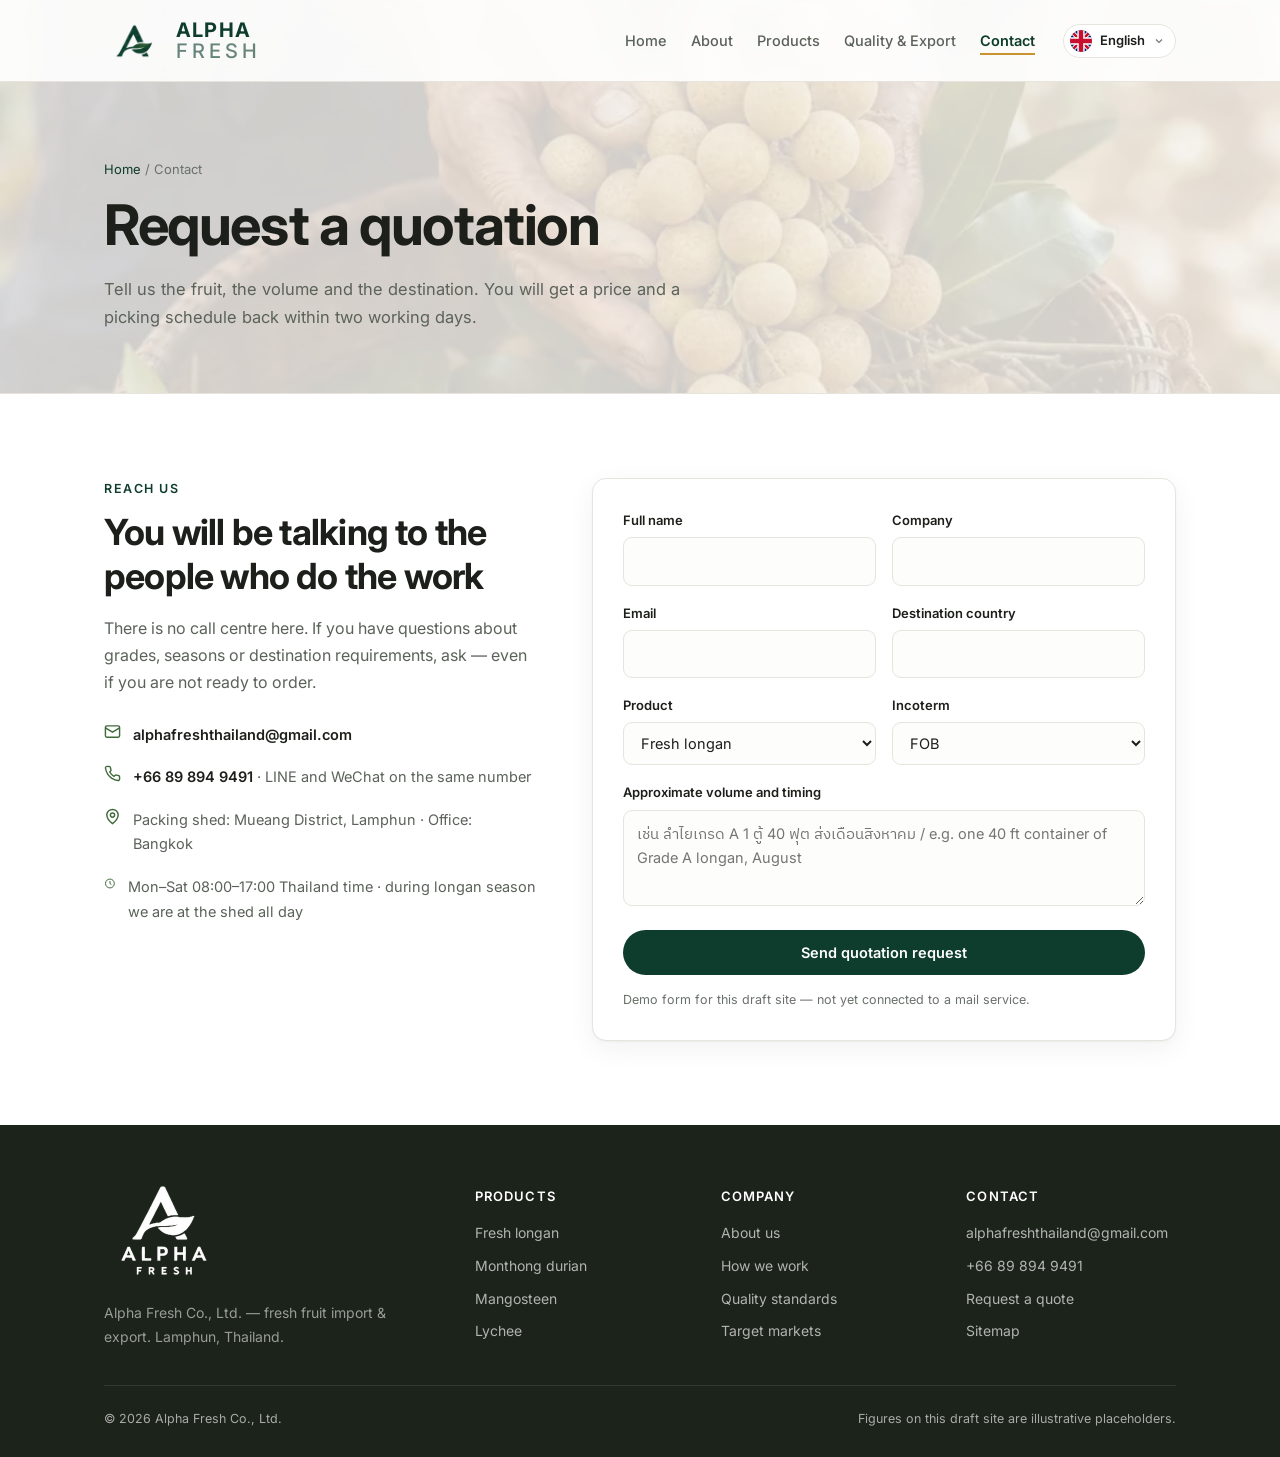
<file: contact.html>
<!DOCTYPE html>
<html lang="en" data-lang="en">
<head>
<meta charset="utf-8">
<meta name="viewport" content="width=device-width,initial-scale=1">
<title>Request a Longan Export Quotation | Alpha Fresh</title>
<meta name="description" content="Request a quotation for fresh Thai longan, durian, mangosteen or lychee. Price and picking schedule back within two working days. LINE and WeChat available.">
<meta name="title-th" content="ขอใบเสนอราคาลำไยส่งออก | อัลฟ่า เฟรช">
<meta name="description-th" content="ขอใบเสนอราคาลำไยและผลไม้ไทยส่งออก ตอบกลับพร้อมราคาและกำหนดตัดภายใน 2 วันทำการ ติดต่อได้ทาง LINE และ WeChat">
<meta name="title-zh" content="索取龙眼出口报价 | Alpha Fresh">
<meta name="description-zh" content="索取泰国新鲜龙眼、榴莲、山竹或荔枝的报价。两个工作日内回复价格与采摘排期，支持 LINE 与微信。">
<meta name="title-ar" content="اطلب عرض سعر لتصدير اللونجان | ألفا فريش">
<meta name="description-ar" content="اطلب عرض سعر للونجان التايلاندي الطازج أو الدوريان أو المانجوستين أو الليتشي. الرد بالسعر وجدول القطف خلال يومَي عمل، وعبر لاين وويتشات.">
<link rel="canonical" href="https://alphafreshthailand.com/contact.html">
<link rel="alternate" hreflang="en" href="https://alphafreshthailand.com/contact.html">
<link rel="alternate" hreflang="th" href="https://alphafreshthailand.com/contact.html">
<link rel="alternate" hreflang="zh" href="https://alphafreshthailand.com/contact.html">
<link rel="alternate" hreflang="ar" href="https://alphafreshthailand.com/contact.html">
<link rel="alternate" hreflang="x-default" href="https://alphafreshthailand.com/contact.html">
<meta property="og:title" content="Request a Longan Export Quotation | Alpha Fresh">
<meta property="og:description" content="Request a quotation for fresh Thai longan, durian, mangosteen or lychee. Price and picking schedule back within two working days. LINE and WeChat available.">
<meta property="og:url" content="https://alphafreshthailand.com/contact.html">
<meta property="og:site_name" content="Alpha Fresh">
<meta property="og:image" content="https://alphafreshthailand.com/images/thai-longan-orchard-lamphun.webp?v=6211f7ce">
<meta property="og:locale" content="en_US">
<meta property="og:locale:alternate" content="th_TH">
<meta property="og:locale:alternate" content="zh_CN">
<meta property="og:locale:alternate" content="ar_AE">
<meta name="twitter:card" content="summary_large_image">
<meta name="twitter:title" content="Request a Longan Export Quotation | Alpha Fresh">
<meta name="twitter:description" content="Request a quotation for fresh Thai longan, durian, mangosteen or lychee. Price and picking schedule back within two working days. LINE and WeChat available.">
<meta name="twitter:image" content="https://alphafreshthailand.com/images/thai-longan-orchard-lamphun.webp?v=6211f7ce">
<meta property="og:type" content="website">
<link rel="preconnect" href="https://fonts.googleapis.com">
<link rel="preconnect" href="https://fonts.gstatic.com" crossorigin>
<!-- The font sheet lives on another origin, so fetching it normally costs a DNS
     lookup and a TLS handshake before anything can paint. Loading it as a
     preload and promoting it to a stylesheet once it arrives keeps it off the
     critical path; font-display:swap paints the text in a system face first. -->
<link rel="preload" as="style" href="https://fonts.googleapis.com/css2?family=IBM+Plex+Sans+Thai:wght@400;500;600&family=Inter:wght@400;500;600;700&family=Caveat:wght@500;600;700&display=swap" onload="this.rel='stylesheet'">
<noscript><link rel="stylesheet" href="https://fonts.googleapis.com/css2?family=IBM+Plex+Sans+Thai:wght@400;500;600&family=Inter:wght@400;500;600;700&family=Caveat:wght@500;600;700&display=swap"></noscript>
<link rel="icon" href="images/favicon.ico?v=435c230c" sizes="32x32">
<link rel="apple-touch-icon" href="images/apple-touch-icon.png?v=e889c8a1">
<link rel="stylesheet" href="assets/style.css?v=1793dbd2">
<script type="application/ld+json">{"@context":"https://schema.org","@type":"Organization","name":"Alpha Fresh Co., Ltd.","alternateName":"บริษัท อัลฟ่า เฟรช จำกัด","url":"https://alphafreshthailand.com/","description":"Thai fruit importer turned exporter. Fresh longan, durian, mangosteen and lychee from GAP-certified orchards in Northern Thailand.","address":{"@type":"PostalAddress","addressRegion":"Lamphun","addressCountry":"TH"},"email":"alphafreshthailand@gmail.com","telephone":"+66-89-894-9491","contactPoint":{"@type":"ContactPoint","telephone":"+66-89-894-9491","email":"alphafreshthailand@gmail.com","contactType":"sales","availableLanguage":["th","en"],"areaServed":"Worldwide"}}</script>
</head>
<body class="solid-nav">

<nav class="nav">
  <div class="nav-in">
    <a class="logo" href="index.html" aria-label="Alpha Fresh — home">
      <span class="logo-mark">
        <img class="l-white" src="images/logo-icon-white.webp?v=39acf636" alt="" aria-hidden="true">
        <img class="l-dark" src="images/logo-icon.webp?v=275f055d" alt="" aria-hidden="true">
      </span>
      <span class="logo-text">Alpha<small>Fresh</small></span>
    </a>
    <ul class="menu" id="menu">
      <li><a href="index.html"><span class="i18n"><span data-en>Home</span><span data-th>หน้าแรก</span><span data-zh>首页</span><span data-ar dir="rtl">الرئيسية</span></span></a></li>
      <li><a href="about.html"><span class="i18n"><span data-en>About</span><span data-th>เกี่ยวกับเรา</span><span data-zh>关于我们</span><span data-ar dir="rtl">من نحن</span></span></a></li>
      <li><a href="products.html"><span class="i18n"><span data-en>Products</span><span data-th>สินค้า</span><span data-zh>产品</span><span data-ar dir="rtl">المنتجات</span></span></a></li>
      <li><a href="quality.html"><span class="i18n"><span data-en>Quality &amp; Export</span><span data-th>คุณภาพและการส่งออก</span><span data-zh>品质与出口</span><span data-ar dir="rtl">الجودة والتصدير</span></span></a></li>
      <li><a href="contact.html" aria-current="page"><span class="i18n"><span data-en>Contact</span><span data-th>ติดต่อ</span><span data-zh>联系我们</span><span data-ar dir="rtl">اتصل بنا</span></span></a></li>
    </ul>
    <div class="lang" id="langpick">
      <button class="lang-btn" type="button" aria-haspopup="listbox" aria-expanded="false" aria-label="Language">
        <span class="mflag fl fl-en"><svg viewBox="0 0 60 60" aria-hidden="true"><g clip-path="url(#ben)"><clipPath id="ben"><circle cx="30" cy="30" r="30"/></clipPath><rect width="60" height="60" fill="#012169"/><path d="M0 0l60 60M60 0L0 60" stroke="#fff" stroke-width="12"/><path d="M0 0l60 60M60 0L0 60" stroke="#C8102E" stroke-width="7"/><path d="M30 0v60M0 30h60" stroke="#fff" stroke-width="20"/><path d="M30 0v60M0 30h60" stroke="#C8102E" stroke-width="12"/></g></svg></span>
        <span class="mflag fl fl-th"><svg viewBox="0 0 60 60" aria-hidden="true"><g clip-path="url(#bth)"><clipPath id="bth"><circle cx="30" cy="30" r="30"/></clipPath><rect width="60" height="60" fill="#fff"/><rect width="60" height="10" fill="#A51931"/><rect y="50" width="60" height="10" fill="#A51931"/><rect y="20" width="60" height="20" fill="#2D2A4A"/></g></svg></span>
        <span class="mflag fl fl-zh"><svg viewBox="0 0 60 60" aria-hidden="true"><g clip-path="url(#bzh)"><clipPath id="bzh"><circle cx="30" cy="30" r="30"/></clipPath><rect width="60" height="60" fill="#DE2910"/><g fill="#FFDE00"><circle cx="16" cy="18" r="7"/><circle cx="29" cy="9" r="2.6"/><circle cx="35" cy="16" r="2.6"/><circle cx="34" cy="26" r="2.6"/><circle cx="27" cy="32" r="2.6"/></g></g></svg></span>
        <span class="mflag fl fl-ar"><svg viewBox="0 0 60 60" aria-hidden="true"><g clip-path="url(#bar)"><clipPath id="bar"><circle cx="30" cy="30" r="30"/></clipPath><rect width="60" height="20" fill="#00732F"/><rect y="20" width="60" height="20" fill="#fff"/><rect y="40" width="60" height="20" fill="#000"/><rect width="18" height="60" fill="#C8102E"/></g></svg></span>
        <span class="lang-now"><span class="fl fl-en">English</span><span class="fl fl-th">ไทย</span><span class="fl fl-zh">中文</span><span class="fl fl-ar">العربية</span></span>
        <svg class="chev" width="12" height="12" viewBox="0 0 24 24" fill="none" stroke="currentColor" stroke-width="2.4" aria-hidden="true"><path d="M6 9l6 6 6-6"/></svg>
      </button>
      <div class="lang-list" role="listbox">
        <button class="lang-opt" type="button" data-set-lang="en" role="option"><span class="mflag"><svg viewBox="0 0 60 60" aria-hidden="true"><g clip-path="url(#len)"><clipPath id="len"><circle cx="30" cy="30" r="30"/></clipPath><rect width="60" height="60" fill="#012169"/><path d="M0 0l60 60M60 0L0 60" stroke="#fff" stroke-width="12"/><path d="M0 0l60 60M60 0L0 60" stroke="#C8102E" stroke-width="7"/><path d="M30 0v60M0 30h60" stroke="#fff" stroke-width="20"/><path d="M30 0v60M0 30h60" stroke="#C8102E" stroke-width="12"/></g></svg></span>English</button>
        <button class="lang-opt" type="button" data-set-lang="th" role="option"><span class="mflag"><svg viewBox="0 0 60 60" aria-hidden="true"><g clip-path="url(#lth)"><clipPath id="lth"><circle cx="30" cy="30" r="30"/></clipPath><rect width="60" height="60" fill="#fff"/><rect width="60" height="10" fill="#A51931"/><rect y="50" width="60" height="10" fill="#A51931"/><rect y="20" width="60" height="20" fill="#2D2A4A"/></g></svg></span>ไทย</button>
        <button class="lang-opt" type="button" data-set-lang="zh" role="option"><span class="mflag"><svg viewBox="0 0 60 60" aria-hidden="true"><g clip-path="url(#lzh)"><clipPath id="lzh"><circle cx="30" cy="30" r="30"/></clipPath><rect width="60" height="60" fill="#DE2910"/><g fill="#FFDE00"><circle cx="16" cy="18" r="7"/><circle cx="29" cy="9" r="2.6"/><circle cx="35" cy="16" r="2.6"/><circle cx="34" cy="26" r="2.6"/><circle cx="27" cy="32" r="2.6"/></g></g></svg></span>中文</button>
        <button class="lang-opt" type="button" data-set-lang="ar" role="option"><span class="mflag"><svg viewBox="0 0 60 60" aria-hidden="true"><g clip-path="url(#lar)"><clipPath id="lar"><circle cx="30" cy="30" r="30"/></clipPath><rect width="60" height="20" fill="#00732F"/><rect y="20" width="60" height="20" fill="#fff"/><rect y="40" width="60" height="20" fill="#000"/><rect width="18" height="60" fill="#C8102E"/></g></svg></span>العربية</button>
      </div>
    </div>
    <button class="burger" aria-label="Menu">
      <svg width="22" height="22" viewBox="0 0 24 24" fill="none" stroke="currentColor" stroke-width="2"><path d="M3 6h18M3 12h18M3 18h18"/></svg>
    </button>
  </div>
</nav>

<header class="phead">
  <img class="phead-img" src="images/longan-hand-picking.webp?v=edb39523" alt="" aria-hidden="true">
  <div class="wrap phead-in">
    <div class="crumb"><a href="index.html"><span class="i18n"><span data-en>Home</span><span data-th>หน้าแรก</span><span data-zh>首页</span><span data-ar dir="rtl">الرئيسية</span></span></a> / <span class="i18n"><span data-en>Contact</span><span data-th>ติดต่อ</span><span data-zh>联系我们</span><span data-ar dir="rtl">اتصل بنا</span></span></div>
    <h1><span class="i18n"><span data-en>Request a quotation</span><span data-th>ขอใบเสนอราคา</span><span data-zh>索取报价</span><span data-ar dir="rtl">اطلب عرض سعر</span></span></h1>
    <p class="lead"><span class="i18n"><span data-en>Tell us the fruit, the volume and the destination. You will get a price and a picking schedule back within two working days.</span><span data-th>บอกเราสั้น ๆ ว่าต้องการผลไม้อะไร ปริมาณเท่าไร ส่งไปที่ไหน แล้วเราจะตอบกลับพร้อมราคาและกำหนดตัดภายใน 2 วันทำการ</span><span data-zh>告诉我们水果种类、数量和目的地，我们会在两个工作日内回复价格和采摘排期。</span><span data-ar dir="rtl">أخبرنا بنوع الفاكهة والكمية والوجهة، وسنرد بالسعر وجدول القطف خلال يومَي عمل.</span></span></p>
  </div>
</header>

<section>
  <div class="wrap contact rv">
    <div>
      <div class="tag"><span class="i18n"><span data-en>Reach us</span><span data-th>ช่องทางติดต่อ</span><span data-zh>联系方式</span><span data-ar dir="rtl">تواصل معنا</span></span></div>
      <h2><span class="i18n"><span data-en>You will be talking to the people who do the work</span><span data-th>คุยกับคนที่ทำงานจริง</span><span data-zh>接电话的就是干活的人</span><span data-ar dir="rtl">ستتحدث مع من يقوم بالعمل فعلاً</span></span></h2>
      <p><span class="i18n"><span data-en>There is no call centre here. If you have questions about grades, seasons or destination requirements, ask — even if you are not ready to order.</span><span data-th>เราตอบเองไม่ผ่านคอลเซ็นเตอร์ ถ้ามีคำถามเรื่องเกรด ฤดูกาล หรือข้อกำหนดปลายทาง ถามมาได้เลยแม้ยังไม่พร้อมสั่ง</span><span data-zh>我们没有客服中心。关于等级、季节或目的地要求有任何疑问都可以问，即使还没打算下单。</span><span data-ar dir="rtl">لا يوجد مركز اتصال هنا. إن كان لديك سؤال عن الدرجات أو المواسم أو اشتراطات الوجهة فاسأل، حتى إن لم تكن جاهزاً للطلب.</span></span></p>
      <div class="ci">
        <div><svg width="17" height="17" viewBox="0 0 24 24" fill="none" stroke="#3f6b3a" stroke-width="2"><rect x="2" y="4" width="20" height="16" rx="2"/><path d="m2 7 10 6 10-6"/></svg>
          <span><b><a href="mailto:alphafreshthailand@gmail.com" style="text-decoration:none">alphafreshthailand@gmail.com</a></b></span></div>
        <div><svg width="17" height="17" viewBox="0 0 24 24" fill="none" stroke="#3f6b3a" stroke-width="2"><path d="M22 16.9v3a2 2 0 0 1-2.2 2 19.8 19.8 0 0 1-8.6-3.1 19.5 19.5 0 0 1-6-6A19.8 19.8 0 0 1 2.1 4.2 2 2 0 0 1 4.1 2h3a2 2 0 0 1 2 1.7c.1 1 .4 1.9.7 2.8a2 2 0 0 1-.5 2.1L8.1 9.9a16 16 0 0 0 6 6l1.3-1.2a2 2 0 0 1 2.1-.5c.9.3 1.8.6 2.8.7a2 2 0 0 1 1.7 2z"/></svg>
          <span><b><a href="tel:+66898949491" style="text-decoration:none">+66 89 894 9491</a></b> · <span class="i18n"><span data-en>LINE and WeChat on the same number</span><span data-th>LINE และ WeChat เบอร์เดียวกัน</span><span data-zh>LINE 和微信同号</span><span data-ar dir="rtl">لاين وويتشات على الرقم نفسه</span></span></span></div>
        <div><svg width="17" height="17" viewBox="0 0 24 24" fill="none" stroke="#3f6b3a" stroke-width="2"><path d="M20 10c0 6-8 12-8 12s-8-6-8-12a8 8 0 0 1 16 0z"/><circle cx="12" cy="10" r="3"/></svg>
          <span><span class="i18n"><span data-en>Packing shed: Mueang District, Lamphun · Office: Bangkok</span><span data-th>โรงคัดลำไย อ.เมือง จ.ลำพูน · สำนักงาน กรุงเทพฯ</span><span data-zh>分选场：南奔府孟县 · 办公室：曼谷</span><span data-ar dir="rtl">محطة التعبئة: مقاطعة موانغ، لامفون · المكتب: بانكوك</span></span></span></div>
        <div><svg width="17" height="17" viewBox="0 0 24 24" fill="none" stroke="#3f6b3a" stroke-width="2"><circle cx="12" cy="12" r="9"/><path d="M12 7v5l3 2"/></svg>
          <span><span class="i18n"><span data-en>Mon–Sat 08:00–17:00 Thailand time · during longan season we are at the shed all day</span><span data-th>จันทร์–เสาร์ 08:00–17:00 (เวลาไทย) · ช่วงฤดูลำไยเราอยู่ที่โรงคัดทั้งวัน</span><span data-zh>周一至周六 08:00–17:00（泰国时间）· 龙眼季我们整天都在分选场</span><span data-ar dir="rtl">الاثنين–السبت 08:00–17:00 بتوقيت تايلاند · في موسم اللونجان نكون في المحطة طوال اليوم</span></span></span></div>
      </div>
    </div>
    <form onsubmit="event.preventDefault();this.querySelector('.note').innerHTML='<b style=color:#3f6b3a>'+(document.documentElement.dataset.lang==='th'?'ขอบคุณครับ — เราจะติดต่อกลับภายใน 2 วันทำการ':'Thank you — we will reply within two working days.')+'</b>';">
      <div class="f2">
        <div class="field"><label><span class="i18n"><span data-en>Full name</span><span data-th>ชื่อ-นามสกุล</span><span data-zh>姓名</span><span data-ar dir="rtl">الاسم الكامل</span></span></label><input required></div>
        <div class="field"><label><span class="i18n"><span data-en>Company</span><span data-th>บริษัท</span><span data-zh>公司</span><span data-ar dir="rtl">الشركة</span></span></label><input></div>
      </div>
      <div class="f2">
        <div class="field"><label><span class="i18n"><span data-en>Email</span><span data-th>อีเมล</span><span data-zh>电子邮箱</span><span data-ar dir="rtl">البريد الإلكتروني</span></span></label><input type="email" required></div>
        <div class="field"><label><span class="i18n"><span data-en>Destination country</span><span data-th>ประเทศปลายทาง</span><span data-zh>目的地国家</span><span data-ar dir="rtl">بلد الوجهة</span></span></label><input required></div>
      </div>
      <div class="f2">
        <div class="field"><label><span class="i18n"><span data-en>Product</span><span data-th>สินค้าที่สนใจ</span><span data-zh>产品</span><span data-ar dir="rtl">المنتج</span></span></label>
          <select>
            <option data-en>Fresh longan</option><option data-th>ลำไยสด</option><option data-zh>新鲜龙眼</option><option data-ar>لونجان طازج</option>
            <option data-en>Monthong durian</option><option data-th>ทุเรียนหมอนทอง</option><option data-zh>金枕榴莲</option><option data-ar>دوريان مونثونغ</option>
            <option data-en>Mangosteen</option><option data-th>มังคุด</option><option data-zh>山竹</option><option data-ar>مانجوستين</option>
            <option data-en>Lychee</option><option data-th>ลิ้นจี่</option><option data-zh>荔枝</option><option data-ar>ليتشي</option>
            <option data-en>Mixed / several</option><option data-th>หลายรายการ</option><option data-zh>多种混装</option><option data-ar>متنوّع / أكثر من صنف</option>
          </select></div>
        <div class="field"><label><span class="i18n"><span data-en>Incoterm</span><span data-th>เงื่อนไขการส่งมอบ</span><span data-zh>贸易术语</span><span data-ar dir="rtl">شرط التسليم</span></span></label>
          <select><option>FOB</option><option>CIF</option><option>CFR</option><option>EXW</option>
            <option data-en>Not sure yet</option><option data-th>ยังไม่แน่ใจ</option><option data-zh>尚未确定</option><option data-ar>غير محدد بعد</option></select></div>
      </div>
      <div class="field"><label><span class="i18n"><span data-en>Approximate volume and timing</span><span data-th>ปริมาณโดยประมาณ และช่วงเวลาที่ต้องการ</span><span data-zh>大致数量和时间</span><span data-ar dir="rtl">الكمية التقريبية والتوقيت</span></span></label>
        <textarea placeholder="เช่น ลำไยเกรด A 1 ตู้ 40 ฟุต ส่งเดือนสิงหาคม / e.g. one 40 ft container of Grade A longan, August"></textarea></div>
      <button class="btn btn-green" style="width:100%;justify-content:center" type="submit"><span class="i18n"><span data-en>Send quotation request</span><span data-th>ส่งคำขอใบเสนอราคา</span><span data-zh>发送报价请求</span><span data-ar dir="rtl">إرسال طلب العرض</span></span></button>
      <p class="note"><span class="i18n"><span data-en>Demo form for this draft site — not yet connected to a mail service.</span><span data-th>เป็นฟอร์มตัวอย่างสำหรับเว็บฉบับร่าง ยังไม่ได้เชื่อมระบบส่งอีเมลจริง</span><span data-zh>本草稿网站的示例表单，尚未连接邮件服务。</span><span data-ar dir="rtl">نموذج تجريبي لهذه النسخة — غير موصول بخدمة بريد بعد.</span></span></p>
    </form>
  </div>
</section>

<footer>
  <div class="wrap">
    <div class="fgrid">
      <div>
        <div class="flogo"><img src="images/logo-stack-white.webp?v=38be2813" alt="Alpha Fresh" width="146" height="128"></div>
        <p style="color:rgba(255,255,255,.55);margin:0;max-width:34ch">
          <span class="i18n"><span data-en>Alpha Fresh Co., Ltd. — fresh fruit import &amp; export. Lamphun, Thailand.</span><span data-th>บริษัท อัลฟ่า เฟรช จำกัด — นำเข้าและส่งออกผลไม้สด ลำพูน ประเทศไทย</span><span data-zh>Alpha Fresh 有限公司 — 泰国南奔府鲜果进出口商。</span><span data-ar dir="rtl">شركة ألفا فريش — استيراد وتصدير الفواكه الطازجة، لامفون، تايلاند.</span></span></p>
      </div>
      <div><h4><span class="i18n"><span data-en>Products</span><span data-th>สินค้า</span><span data-zh>产品</span><span data-ar dir="rtl">المنتجات</span></span></h4>
        <ul>
          <li><a href="products.html#longan"><span class="i18n"><span data-en>Fresh longan</span><span data-th>ลำไยสด</span><span data-zh>新鲜龙眼</span><span data-ar dir="rtl">لونجان طازج</span></span></a></li>
          <li><a href="products.html#durian"><span class="i18n"><span data-en>Monthong durian</span><span data-th>ทุเรียนหมอนทอง</span><span data-zh>金枕榴莲</span><span data-ar dir="rtl">دوريان مونثونغ</span></span></a></li>
          <li><a href="products.html#mangosteen"><span class="i18n"><span data-en>Mangosteen</span><span data-th>มังคุด</span><span data-zh>山竹</span><span data-ar dir="rtl">مانجوستين</span></span></a></li>
          <li><a href="products.html#lychee"><span class="i18n"><span data-en>Lychee</span><span data-th>ลิ้นจี่</span><span data-zh>荔枝</span><span data-ar dir="rtl">ليتشي</span></span></a></li>
        </ul></div>
      <div><h4><span class="i18n"><span data-en>Company</span><span data-th>บริษัท</span><span data-zh>公司</span><span data-ar dir="rtl">الشركة</span></span></h4>
        <ul>
          <li><a href="about.html"><span class="i18n"><span data-en>About us</span><span data-th>เกี่ยวกับเรา</span><span data-zh>关于我们</span><span data-ar dir="rtl">من نحن</span></span></a></li>
          <li><a href="quality.html#process"><span class="i18n"><span data-en>How we work</span><span data-th>ขั้นตอนการทำงาน</span><span data-zh>作业流程</span><span data-ar dir="rtl">طريقة عملنا</span></span></a></li>
          <li><a href="quality.html#standards"><span class="i18n"><span data-en>Quality standards</span><span data-th>มาตรฐานคุณภาพ</span><span data-zh>质量标准</span><span data-ar dir="rtl">معايير الجودة</span></span></a></li>
          <li><a href="quality.html#markets"><span class="i18n"><span data-en>Target markets</span><span data-th>ตลาดเป้าหมาย</span><span data-zh>目标市场</span><span data-ar dir="rtl">الأسواق المستهدفة</span></span></a></li>
        </ul></div>
      <div><h4><span class="i18n"><span data-en>Contact</span><span data-th>ติดต่อ</span><span data-zh>联系我们</span><span data-ar dir="rtl">اتصل بنا</span></span></h4>
        <ul>
          <li><a href="mailto:alphafreshthailand@gmail.com">alphafreshthailand@gmail.com</a></li>
          <li><a href="tel:+66898949491">+66 89 894 9491</a></li>
          <li><a href="contact.html"><span class="i18n"><span data-en>Request a quote</span><span data-th>ขอใบเสนอราคา</span><span data-zh>索取报价</span><span data-ar dir="rtl">اطلب عرض سعر</span></span></a></li>
          <li><a href="sitemap.xml">Sitemap</a></li>
        </ul></div>
    </div>
    <div class="fbot">
      <span>© 2026 Alpha Fresh Co., Ltd.</span>
      <span class="i18n"><span data-en>Figures on this draft site are illustrative placeholders.</span><span data-th>ข้อมูลบนเว็บนี้เป็นตัวอย่างสำหรับฉบับร่าง</span><span data-zh>本草稿网站上的部分数据仅为示例。</span><span data-ar dir="rtl">الأرقام في هذه النسخة التجريبية توضيحية فقط.</span></span>
    </div>
  </div>
</footer>
<script src="assets/main.js?v=3ff3c775"></script>
</body>
</html>
</file>
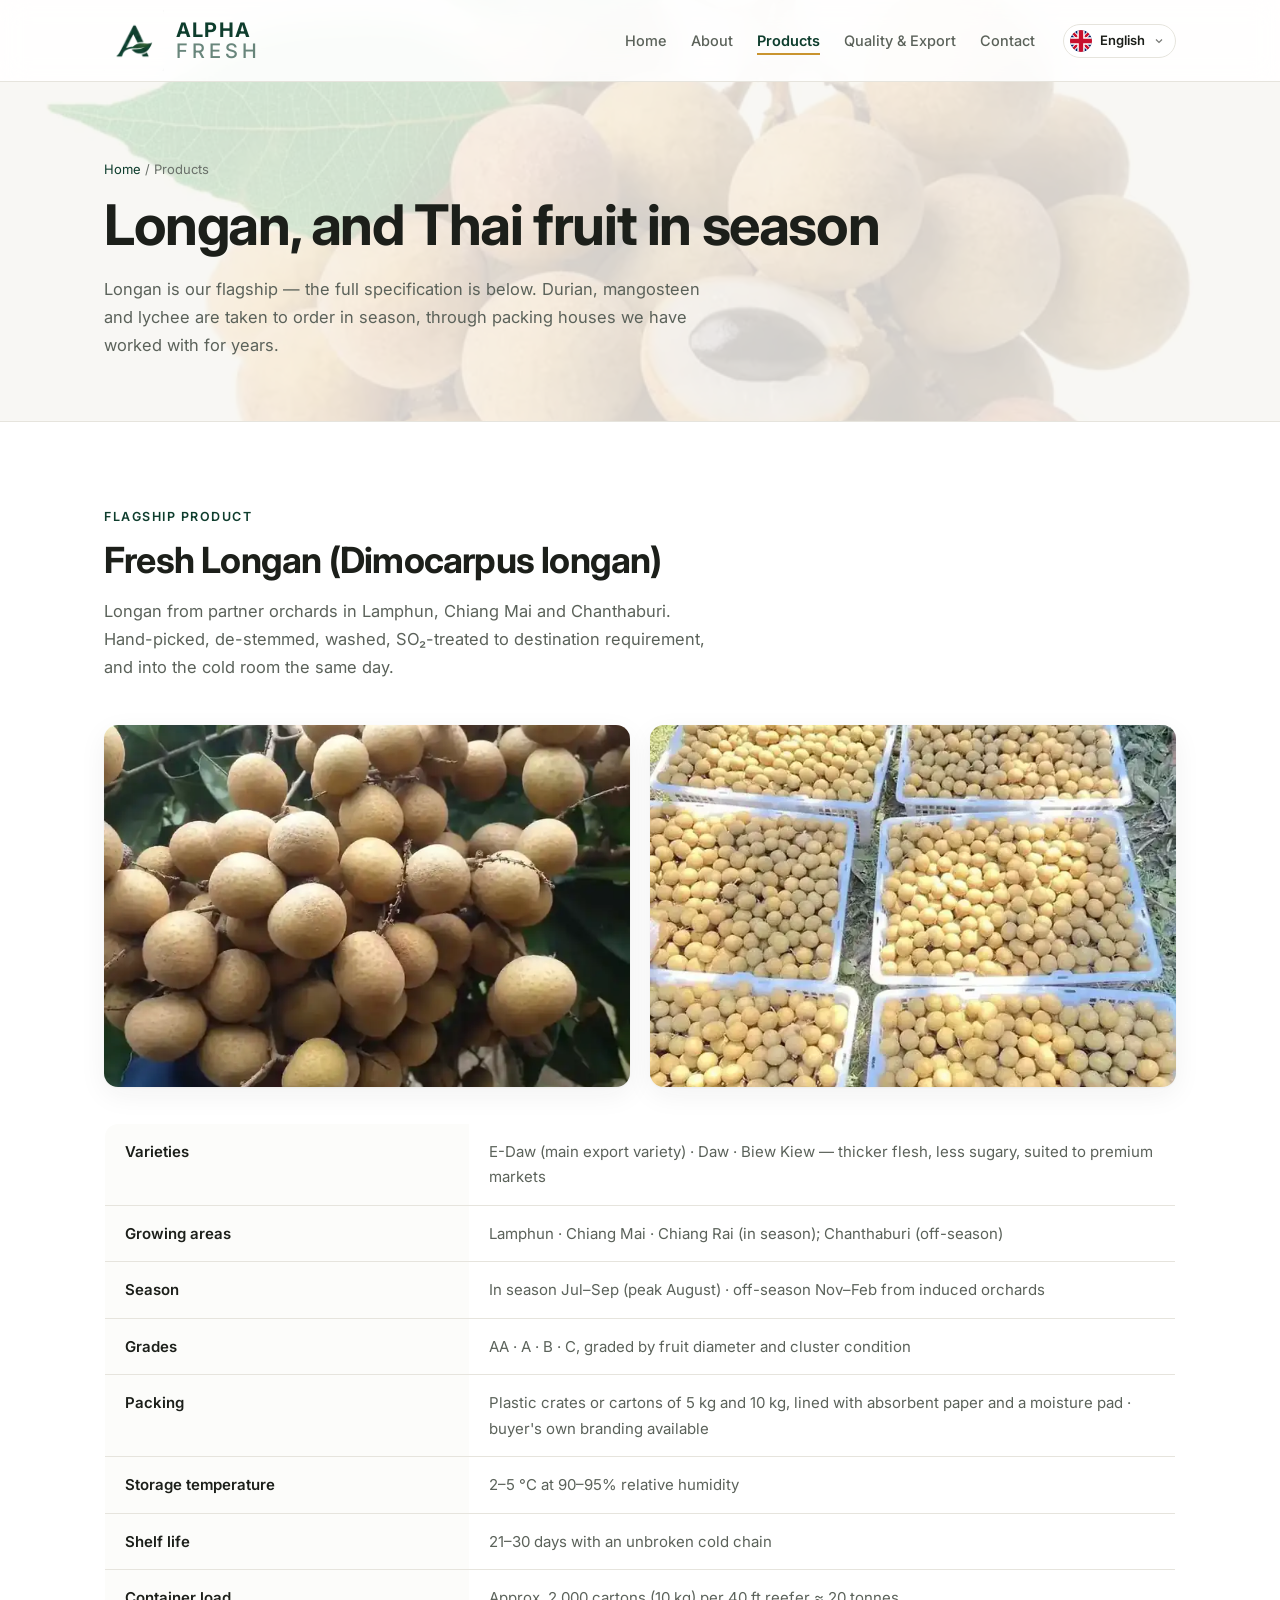
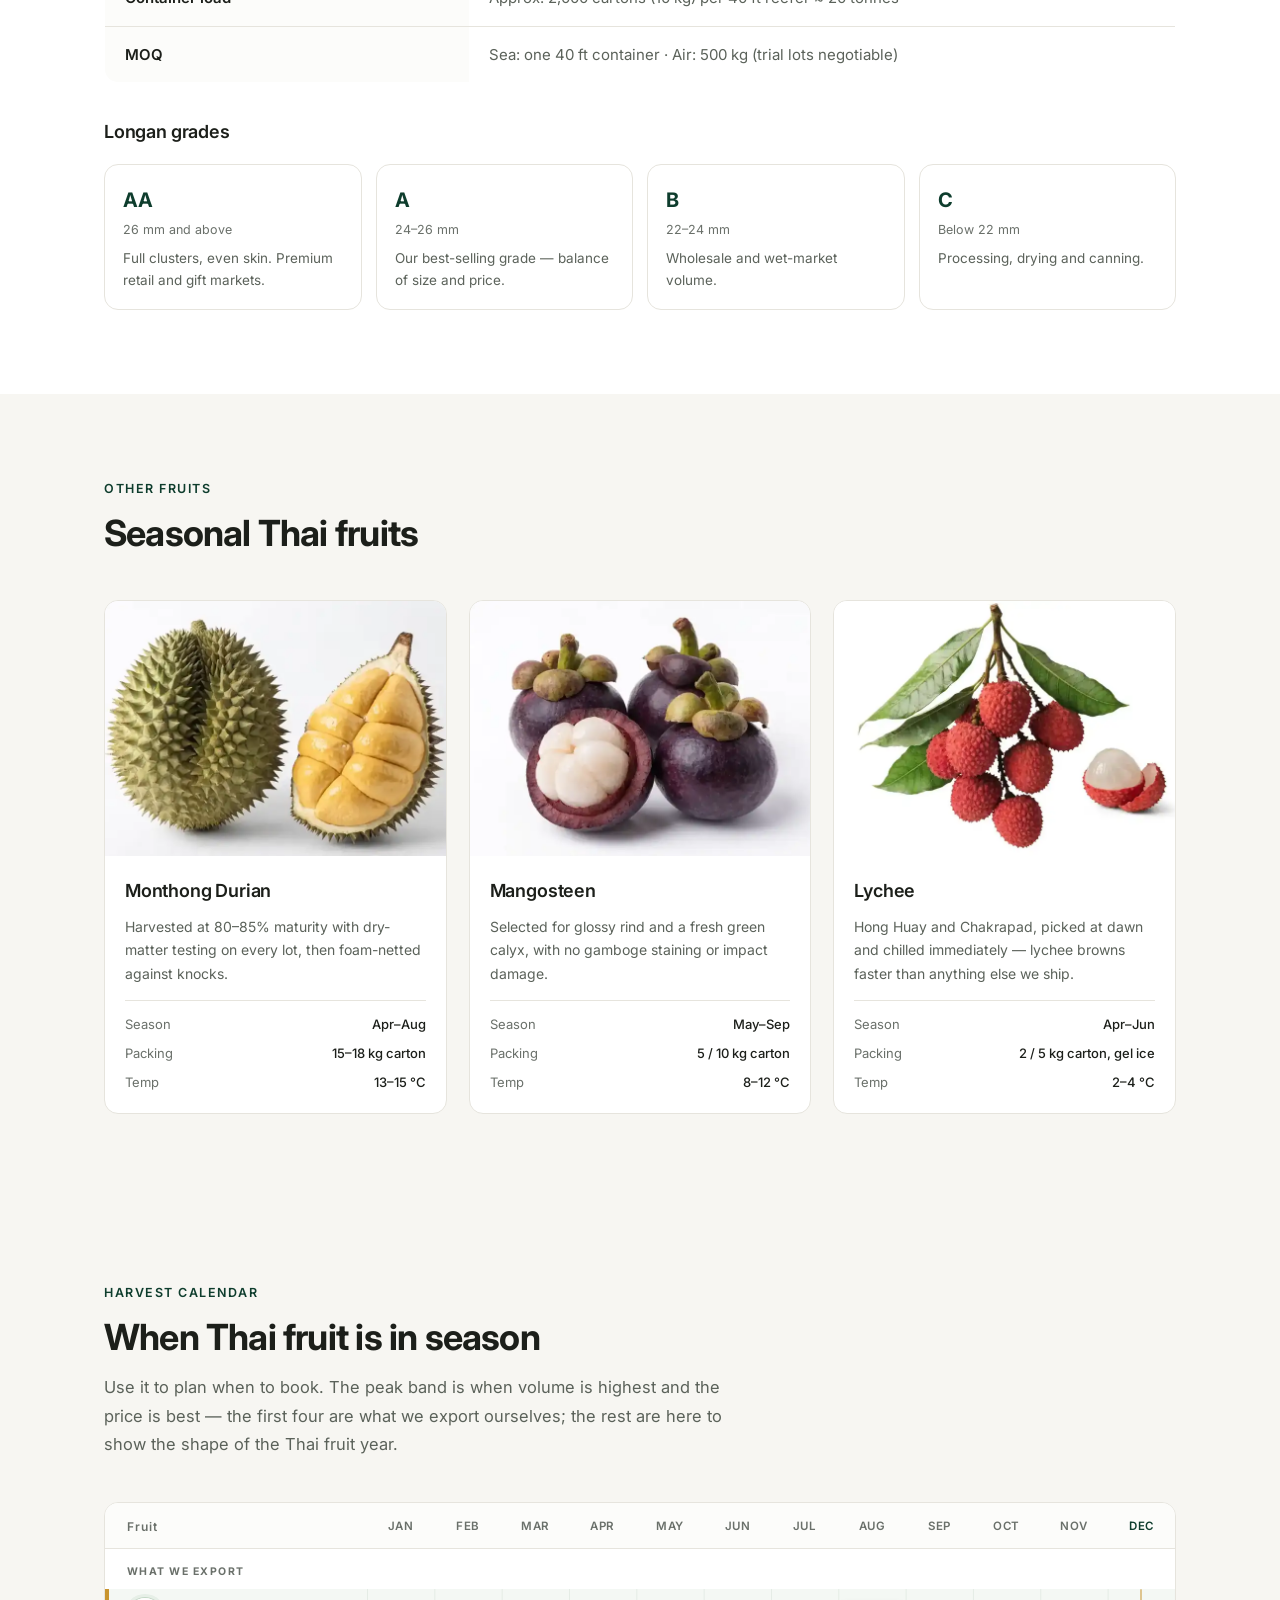
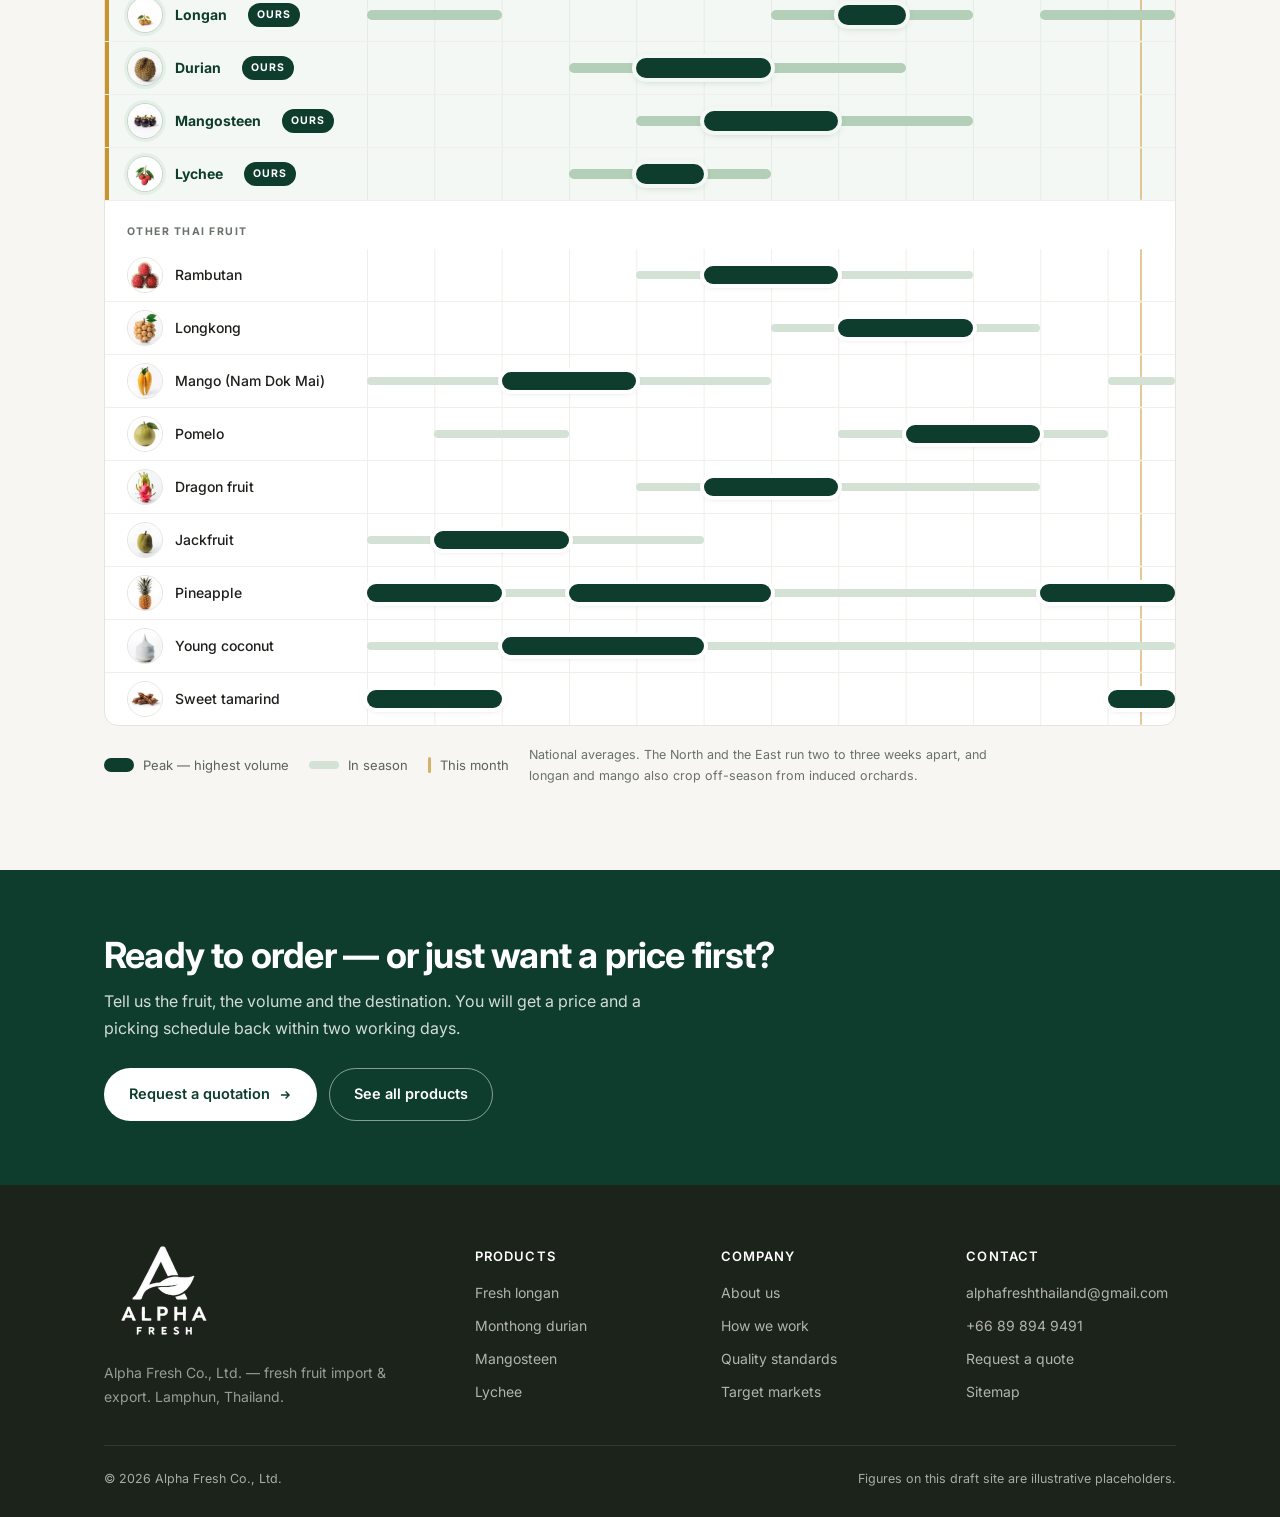
<file: products.html>
<!DOCTYPE html>
<html lang="en" data-lang="en">
<head>
<meta charset="utf-8">
<meta name="viewport" content="width=device-width,initial-scale=1">
<title>Fresh Longan Specs, Grades &amp; Thai Fruit Seasons</title>
<meta name="description" content="Full longan export specification — E-Daw, Daw and Biew Kiew, grades AA to C, 5 and 10 kg packing, 21–30 day shelf life — plus a Thai fruit harvest calendar.">
<meta name="title-th" content="สเปกลำไยส่งออก เกรด AA–C และปฏิทินผลไม้ไทย | อัลฟ่า เฟรช">
<meta name="description-th" content="สเปกลำไยส่งออกเต็มรูปแบบ สายพันธุ์อีดอ ดอ เบี้ยวเขียว เกรด AA–C บรรจุ 5 และ 10 กก. อายุเก็บ 21–30 วัน พร้อมตารางฤดูกาลผลไม้ไทย 13 ชนิด">
<meta name="title-zh" content="龙眼规格、等级与泰国水果产季 | Alpha Fresh">
<meta name="description-zh" content="完整龙眼出口规格 — 依多、多、标绿品种，AA 至 C 级，5 与 10 公斤包装，保鲜 21–30 天 — 另附泰国水果产季日历。">
<meta name="title-ar" content="مواصفات اللونجان ودرجاته ومواسم الفواكه التايلاندية | ألفا فريش">
<meta name="description-ar" content="مواصفة تصدير اللونجان كاملة — أصناف إي‑داو وداو وبيو كيو، درجات AA حتى C، تعبئة 5 و10 كغ، صلاحية 21–30 يوماً — مع روزنامة حصاد الفواكه التايلاندية.">
<link rel="canonical" href="https://alphafreshthailand.com/products.html">
<link rel="alternate" hreflang="en" href="https://alphafreshthailand.com/products.html">
<link rel="alternate" hreflang="th" href="https://alphafreshthailand.com/products.html">
<link rel="alternate" hreflang="zh" href="https://alphafreshthailand.com/products.html">
<link rel="alternate" hreflang="ar" href="https://alphafreshthailand.com/products.html">
<link rel="alternate" hreflang="x-default" href="https://alphafreshthailand.com/products.html">
<meta property="og:title" content="Fresh Longan Specs, Grades &amp; Thai Fruit Seasons">
<meta property="og:description" content="Full longan export specification — E-Daw, Daw and Biew Kiew, grades AA to C, 5 and 10 kg packing, 21–30 day shelf life — plus a Thai fruit harvest calendar.">
<meta property="og:url" content="https://alphafreshthailand.com/products.html">
<meta property="og:site_name" content="Alpha Fresh">
<meta property="og:image" content="https://alphafreshthailand.com/images/thai-longan-orchard-lamphun.webp?v=6211f7ce">
<meta property="og:locale" content="en_US">
<meta property="og:locale:alternate" content="th_TH">
<meta property="og:locale:alternate" content="zh_CN">
<meta property="og:locale:alternate" content="ar_AE">
<meta name="twitter:card" content="summary_large_image">
<meta name="twitter:title" content="Fresh Longan Specs, Grades &amp; Thai Fruit Seasons">
<meta name="twitter:description" content="Full longan export specification — E-Daw, Daw and Biew Kiew, grades AA to C, 5 and 10 kg packing, 21–30 day shelf life — plus a Thai fruit harvest calendar.">
<meta name="twitter:image" content="https://alphafreshthailand.com/images/thai-longan-orchard-lamphun.webp?v=6211f7ce">
<meta property="og:type" content="website">
<link rel="preconnect" href="https://fonts.googleapis.com">
<link rel="preconnect" href="https://fonts.gstatic.com" crossorigin>
<!-- The font sheet lives on another origin, so fetching it normally costs a DNS
     lookup and a TLS handshake before anything can paint. Loading it as a
     preload and promoting it to a stylesheet once it arrives keeps it off the
     critical path; font-display:swap paints the text in a system face first. -->
<link rel="preload" as="style" href="https://fonts.googleapis.com/css2?family=IBM+Plex+Sans+Thai:wght@400;500;600&family=Inter:wght@400;500;600;700&family=Caveat:wght@500;600;700&display=swap" onload="this.rel='stylesheet'">
<noscript><link rel="stylesheet" href="https://fonts.googleapis.com/css2?family=IBM+Plex+Sans+Thai:wght@400;500;600&family=Inter:wght@400;500;600;700&family=Caveat:wght@500;600;700&display=swap"></noscript>
<link rel="icon" href="images/favicon.ico?v=435c230c" sizes="32x32">
<link rel="apple-touch-icon" href="images/apple-touch-icon.png?v=e889c8a1">
<link rel="stylesheet" href="assets/style.css?v=1793dbd2">
<script type="application/ld+json">{"@context":"https://schema.org","@type":"Organization","name":"Alpha Fresh Co., Ltd.","alternateName":"บริษัท อัลฟ่า เฟรช จำกัด","url":"https://alphafreshthailand.com/","description":"Thai fruit importer turned exporter. Fresh longan, durian, mangosteen and lychee from GAP-certified orchards in Northern Thailand.","address":{"@type":"PostalAddress","addressRegion":"Lamphun","addressCountry":"TH"},"email":"alphafreshthailand@gmail.com","telephone":"+66-89-894-9491","contactPoint":{"@type":"ContactPoint","telephone":"+66-89-894-9491","email":"alphafreshthailand@gmail.com","contactType":"sales","availableLanguage":["th","en"],"areaServed":"Worldwide"}}</script>
</head>
<body class="solid-nav">

<nav class="nav">
  <div class="nav-in">
    <a class="logo" href="index.html" aria-label="Alpha Fresh — home">
      <span class="logo-mark">
        <img class="l-white" src="images/logo-icon-white.webp?v=39acf636" alt="" aria-hidden="true">
        <img class="l-dark" src="images/logo-icon.webp?v=275f055d" alt="" aria-hidden="true">
      </span>
      <span class="logo-text">Alpha<small>Fresh</small></span>
    </a>
    <ul class="menu" id="menu">
      <li><a href="index.html"><span class="i18n"><span data-en>Home</span><span data-th>หน้าแรก</span><span data-zh>首页</span><span data-ar dir="rtl">الرئيسية</span></span></a></li>
      <li><a href="about.html"><span class="i18n"><span data-en>About</span><span data-th>เกี่ยวกับเรา</span><span data-zh>关于我们</span><span data-ar dir="rtl">من نحن</span></span></a></li>
      <li><a href="products.html" aria-current="page"><span class="i18n"><span data-en>Products</span><span data-th>สินค้า</span><span data-zh>产品</span><span data-ar dir="rtl">المنتجات</span></span></a></li>
      <li><a href="quality.html"><span class="i18n"><span data-en>Quality &amp; Export</span><span data-th>คุณภาพและการส่งออก</span><span data-zh>品质与出口</span><span data-ar dir="rtl">الجودة والتصدير</span></span></a></li>
      <li><a href="contact.html"><span class="i18n"><span data-en>Contact</span><span data-th>ติดต่อ</span><span data-zh>联系我们</span><span data-ar dir="rtl">اتصل بنا</span></span></a></li>
    </ul>
    <div class="lang" id="langpick">
      <button class="lang-btn" type="button" aria-haspopup="listbox" aria-expanded="false" aria-label="Language">
        <span class="mflag fl fl-en"><svg viewBox="0 0 60 60" aria-hidden="true"><g clip-path="url(#ben)"><clipPath id="ben"><circle cx="30" cy="30" r="30"/></clipPath><rect width="60" height="60" fill="#012169"/><path d="M0 0l60 60M60 0L0 60" stroke="#fff" stroke-width="12"/><path d="M0 0l60 60M60 0L0 60" stroke="#C8102E" stroke-width="7"/><path d="M30 0v60M0 30h60" stroke="#fff" stroke-width="20"/><path d="M30 0v60M0 30h60" stroke="#C8102E" stroke-width="12"/></g></svg></span>
        <span class="mflag fl fl-th"><svg viewBox="0 0 60 60" aria-hidden="true"><g clip-path="url(#bth)"><clipPath id="bth"><circle cx="30" cy="30" r="30"/></clipPath><rect width="60" height="60" fill="#fff"/><rect width="60" height="10" fill="#A51931"/><rect y="50" width="60" height="10" fill="#A51931"/><rect y="20" width="60" height="20" fill="#2D2A4A"/></g></svg></span>
        <span class="mflag fl fl-zh"><svg viewBox="0 0 60 60" aria-hidden="true"><g clip-path="url(#bzh)"><clipPath id="bzh"><circle cx="30" cy="30" r="30"/></clipPath><rect width="60" height="60" fill="#DE2910"/><g fill="#FFDE00"><circle cx="16" cy="18" r="7"/><circle cx="29" cy="9" r="2.6"/><circle cx="35" cy="16" r="2.6"/><circle cx="34" cy="26" r="2.6"/><circle cx="27" cy="32" r="2.6"/></g></g></svg></span>
        <span class="mflag fl fl-ar"><svg viewBox="0 0 60 60" aria-hidden="true"><g clip-path="url(#bar)"><clipPath id="bar"><circle cx="30" cy="30" r="30"/></clipPath><rect width="60" height="20" fill="#00732F"/><rect y="20" width="60" height="20" fill="#fff"/><rect y="40" width="60" height="20" fill="#000"/><rect width="18" height="60" fill="#C8102E"/></g></svg></span>
        <span class="lang-now"><span class="fl fl-en">English</span><span class="fl fl-th">ไทย</span><span class="fl fl-zh">中文</span><span class="fl fl-ar">العربية</span></span>
        <svg class="chev" width="12" height="12" viewBox="0 0 24 24" fill="none" stroke="currentColor" stroke-width="2.4" aria-hidden="true"><path d="M6 9l6 6 6-6"/></svg>
      </button>
      <div class="lang-list" role="listbox">
        <button class="lang-opt" type="button" data-set-lang="en" role="option"><span class="mflag"><svg viewBox="0 0 60 60" aria-hidden="true"><g clip-path="url(#len)"><clipPath id="len"><circle cx="30" cy="30" r="30"/></clipPath><rect width="60" height="60" fill="#012169"/><path d="M0 0l60 60M60 0L0 60" stroke="#fff" stroke-width="12"/><path d="M0 0l60 60M60 0L0 60" stroke="#C8102E" stroke-width="7"/><path d="M30 0v60M0 30h60" stroke="#fff" stroke-width="20"/><path d="M30 0v60M0 30h60" stroke="#C8102E" stroke-width="12"/></g></svg></span>English</button>
        <button class="lang-opt" type="button" data-set-lang="th" role="option"><span class="mflag"><svg viewBox="0 0 60 60" aria-hidden="true"><g clip-path="url(#lth)"><clipPath id="lth"><circle cx="30" cy="30" r="30"/></clipPath><rect width="60" height="60" fill="#fff"/><rect width="60" height="10" fill="#A51931"/><rect y="50" width="60" height="10" fill="#A51931"/><rect y="20" width="60" height="20" fill="#2D2A4A"/></g></svg></span>ไทย</button>
        <button class="lang-opt" type="button" data-set-lang="zh" role="option"><span class="mflag"><svg viewBox="0 0 60 60" aria-hidden="true"><g clip-path="url(#lzh)"><clipPath id="lzh"><circle cx="30" cy="30" r="30"/></clipPath><rect width="60" height="60" fill="#DE2910"/><g fill="#FFDE00"><circle cx="16" cy="18" r="7"/><circle cx="29" cy="9" r="2.6"/><circle cx="35" cy="16" r="2.6"/><circle cx="34" cy="26" r="2.6"/><circle cx="27" cy="32" r="2.6"/></g></g></svg></span>中文</button>
        <button class="lang-opt" type="button" data-set-lang="ar" role="option"><span class="mflag"><svg viewBox="0 0 60 60" aria-hidden="true"><g clip-path="url(#lar)"><clipPath id="lar"><circle cx="30" cy="30" r="30"/></clipPath><rect width="60" height="20" fill="#00732F"/><rect y="20" width="60" height="20" fill="#fff"/><rect y="40" width="60" height="20" fill="#000"/><rect width="18" height="60" fill="#C8102E"/></g></svg></span>العربية</button>
      </div>
    </div>
    <button class="burger" aria-label="Menu">
      <svg width="22" height="22" viewBox="0 0 24 24" fill="none" stroke="currentColor" stroke-width="2"><path d="M3 6h18M3 12h18M3 18h18"/></svg>
    </button>
  </div>
</nav>

<header class="phead">
  <img class="phead-img" src="images/longan-export-carton.webp?v=eabb2c6d" alt="" aria-hidden="true">
  <div class="wrap phead-in">
    <div class="crumb"><a href="index.html"><span class="i18n"><span data-en>Home</span><span data-th>หน้าแรก</span><span data-zh>首页</span><span data-ar dir="rtl">الرئيسية</span></span></a> / <span class="i18n"><span data-en>Products</span><span data-th>สินค้า</span><span data-zh>产品</span><span data-ar dir="rtl">المنتجات</span></span></div>
    <h1><span class="i18n"><span data-en>Longan, and Thai fruit in season</span><span data-th>ลำไย และผลไม้ไทยตามฤดูกาล</span></span></h1>
    <p class="lead"><span class="i18n"><span data-en>Longan is our flagship — the full specification is below. Durian, mangosteen and lychee are taken to order in season, through packing houses we have worked with for years.</span><span data-th>ลำไยคือสินค้าหลักของเรา — มีสเปกเต็มด้านล่าง ส่วนทุเรียน มังคุด และลิ้นจี่ รับออเดอร์ตามฤดู ผ่านเครือข่ายล้งที่ทำงานด้วยกันมานาน</span></span></p>
  </div>
</header>

<section id="longan">
  <div class="wrap">
    <div class="sec-head rv">
      <div class="tag"><span class="i18n"><span data-en>Flagship product</span><span data-th>สินค้าหลัก</span><span data-zh>主力产品</span><span data-ar dir="rtl">المنتج الرئيسي</span></span></div>
      <h2><span class="i18n"><span data-en>Fresh Longan (Dimocarpus longan)</span><span data-th>ลำไยสด — Fresh Longan</span><span data-zh>新鲜龙眼（Dimocarpus longan）</span><span data-ar dir="rtl">اللونجان الطازج (Dimocarpus longan)</span></span></h2>
      <p class="lead"><span class="i18n"><span data-en>Longan from partner orchards in Lamphun, Chiang Mai and Chanthaburi. Hand-picked, de-stemmed, washed, SO₂-treated to destination requirement, and into the cold room the same day.</span><span data-th>ลำไยจากสวนในลำพูน เชียงใหม่ และจันทบุรี คัดด้วยมือ ตัดขั้ว ล้าง รมซัลเฟอร์ตามข้อกำหนดปลายทาง แล้วเข้าห้องเย็นภายในวันเดียวกัน</span><span data-zh>龙眼来自南奔、清迈和尖竹汶的合作果园。人工采摘、剪梗、清洗，按目的地要求做二氧化硫处理，当天入冷库。</span><span data-ar dir="rtl">لونجان من بساتين شريكة في لامفون وشيانغ ماي وجانثابوري. يُقطف يدوياً ويُنزع عنقه ويُغسل ويُعالَج بثاني أكسيد الكبريت حسب اشتراطات الوجهة، ثم يدخل غرفة التبريد في اليوم نفسه.</span></span></p>
    </div>
    <div class="figs rv" style="margin-bottom:36px">
      <figure><img src="images/fresh-longan-on-the-branch.webp?v=a2de06e1" alt="A cluster of fresh Thai longan on the tree" loading="lazy"></figure>
      <figure><img src="images/graded-longan-in-crates.webp?v=9b575c8e" alt="Graded longan packed into export crates" loading="lazy"></figure>
    </div>
    <div class="rv">
    <table class="spec">
      <tr><th><span class="i18n"><span data-en>Varieties</span><span data-th>สายพันธุ์</span><span data-zh>品种</span><span data-ar dir="rtl">الأصناف</span></span></th>
        <td><span class="i18n"><span data-en>E-Daw (main export variety) · Daw · Biew Kiew — thicker flesh, less sugary, suited to premium markets</span><span data-th>อีดอ (E-Daw) — พันธุ์หลักเพื่อการส่งออก · ดอ (Daw) · เบี้ยวเขียว (Biew Kiew) — เนื้อหนา หวานน้อย เหมาะตลาดพรีเมียม</span><span data-zh>依多（主力出口品种）· 多 · 标绿 — 果肉更厚、甜度较低，适合高端市场</span><span data-ar dir="rtl">إي‑داو (صنف التصدير الرئيسي) · داو · بيو كيو — لبّ أسمك وحلاوة أقل، مناسب للأسواق الفاخرة</span></span></td></tr>
      <tr><th><span class="i18n"><span data-en>Growing areas</span><span data-th>แหล่งปลูก</span><span data-zh>产区</span><span data-ar dir="rtl">مناطق الزراعة</span></span></th>
        <td><span class="i18n"><span data-en>Lamphun · Chiang Mai · Chiang Rai (in season); Chanthaburi (off-season)</span><span data-th>ลำพูน · เชียงใหม่ · เชียงราย (ในฤดู) และจันทบุรี (นอกฤดู)</span><span data-zh>南奔 · 清迈 · 清莱（旺季）；尖竹汶（反季）</span><span data-ar dir="rtl">لامفون · شيانغ ماي · شيانغ راي (الموسم)؛ جانثابوري (خارج الموسم)</span></span></td></tr>
      <tr><th><span class="i18n"><span data-en>Season</span><span data-th>ฤดูกาล</span><span data-zh>季节</span><span data-ar dir="rtl">الموسم</span></span></th>
        <td><span class="i18n"><span data-en>In season Jul–Sep (peak August) · off-season Nov–Feb from induced orchards</span><span data-th>ในฤดู ก.ค.–ก.ย. (พีค ส.ค.) · นอกฤดู พ.ย.–ก.พ. จากสวนราดสาร</span><span data-zh>旺季 7–9月（8月为高峰）· 反季 11–2月，来自催花果园</span><span data-ar dir="rtl">الموسم يوليو–سبتمبر (الذروة أغسطس) · خارج الموسم نوفمبر–فبراير من بساتين مُحفَّزة</span></span></td></tr>
      <tr><th><span class="i18n"><span data-en>Grades</span><span data-th>เกรด</span><span data-zh>等级</span><span data-ar dir="rtl">الدرجات</span></span></th>
        <td><span class="i18n"><span data-en>AA · A · B · C, graded by fruit diameter and cluster condition</span><span data-th>AA · A · B · C คัดตามขนาดผลและความสมบูรณ์ของช่อ</span><span data-zh>AA · A · B · C，按果径和果串完整度分级</span><span data-ar dir="rtl">AA · A · B · C، حسب قطر الثمرة وحالة العنقود</span></span></td></tr>
      <tr><th><span class="i18n"><span data-en>Packing</span><span data-th>รูปแบบบรรจุ</span><span data-zh>包装</span><span data-ar dir="rtl">التعبئة</span></span></th>
        <td><span class="i18n"><span data-en>Plastic crates or cartons of 5 kg and 10 kg, lined with absorbent paper and a moisture pad · buyer's own branding available</span><span data-th>ตะกร้าพลาสติก / กล่องกระดาษ 5 กก. และ 10 กก. บุกระดาษซับ + แผ่นดูดความชื้น · พิมพ์แบรนด์ผู้ซื้อได้</span><span data-zh>5 公斤和 10 公斤塑料筐或纸箱，内衬吸水纸和保湿垫 · 可印买家品牌</span><span data-ar dir="rtl">صناديق بلاستيكية أو كرتونية 5 و10 كغ، مبطّنة بورق ماص ولبادة رطوبة · إمكانية طباعة علامة المشتري</span></span></td></tr>
      <tr><th><span class="i18n"><span data-en>Storage temperature</span><span data-th>อุณหภูมิเก็บรักษา</span><span data-zh>储运温度</span><span data-ar dir="rtl">درجة حرارة التخزين</span></span></th>
        <td><span class="i18n"><span data-en>2–5 °C at 90–95% relative humidity</span><span data-th>2–5 °C ความชื้นสัมพัทธ์ 90–95%</span><span data-zh>2–5 °C，相对湿度 90–95%</span><span data-ar dir="rtl">2–5 °م ورطوبة نسبية 90–95٪</span></span></td></tr>
      <tr><th><span class="i18n"><span data-en>Shelf life</span><span data-th>อายุการเก็บ</span><span data-zh>保鲜期</span><span data-ar dir="rtl">مدة الصلاحية</span></span></th>
        <td><span class="i18n"><span data-en>21–30 days with an unbroken cold chain</span><span data-th>21–30 วัน เมื่อรักษา cold chain ต่อเนื่อง</span><span data-zh>冷链不断的情况下 21–30 天</span><span data-ar dir="rtl">21–30 يوماً مع سلسلة تبريد غير منقطعة</span></span></td></tr>
      <tr><th><span class="i18n"><span data-en>Container load</span><span data-th>ปริมาณต่อตู้</span><span data-zh>每柜装量</span><span data-ar dir="rtl">حمولة الحاوية</span></span></th>
        <td><span class="i18n"><span data-en>Approx. 2,000 cartons (10 kg) per 40 ft reefer ≈ 20 tonnes</span><span data-th>ประมาณ 2,000 กล่อง (10 กก.) ต่อตู้ 40 ฟุต Reefer ≈ 20 ตัน</span><span data-zh>每 40 尺冷藏柜约 2,000 箱（10 公斤）≈ 20 吨</span><span data-ar dir="rtl">نحو 2,000 كرتونة (10 كغ) لكل حاوية مبرّدة 40 قدماً ≈ 20 طناً</span></span></td></tr>
      <tr><th>MOQ</th>
        <td><span class="i18n"><span data-en>Sea: one 40 ft container · Air: 500 kg (trial lots negotiable)</span><span data-th>ทางเรือ 1 ตู้ 40 ฟุต · ทางอากาศ 500 กก. (ล็อตทดลองคุยได้)</span><span data-zh>海运：1 个 40 尺柜 · 空运：500 公斤（试单可谈）</span><span data-ar dir="rtl">بحراً: حاوية 40 قدماً · جواً: 500 كغ (دفعات تجريبية قابلة للتفاوض)</span></span></td></tr>
    </table>
    </div>
    <h3 class="rv" style="margin:34px 0 16px"><span class="i18n"><span data-en>Longan grades</span><span data-th>เกรดลำไย</span><span data-zh>龙眼等级</span><span data-ar dir="rtl">درجات اللونجان</span></span></h3>
    <div class="grid-4 rv g2m">
      <div class="grade"><b>AA</b><small><span class="i18n"><span data-en>26 mm and above</span><span data-th>ผล 26 มม.ขึ้นไป</span><span data-zh>26 毫米以上</span><span data-ar dir="rtl">26 مم فأكثر</span></span></small>
        <p><span class="i18n"><span data-en>Full clusters, even skin. Premium retail and gift markets.</span><span data-th>ช่อสมบูรณ์ ผิวสม่ำเสมอ สำหรับตลาดพรีเมียมและของฝาก</span><span data-zh>果串完整、果皮均匀，适合高端零售和礼品市场。</span><span data-ar dir="rtl">عناقيد كاملة وقشرة متجانسة. لأسواق التجزئة الفاخرة والهدايا.</span></span></p></div>
      <div class="grade"><b>A</b><small><span class="i18n"><span data-en>24–26 mm</span><span data-th>ผล 24–26 มม.</span><span data-zh>24–26 毫米</span><span data-ar dir="rtl">24–26 مم</span></span></small>
        <p><span class="i18n"><span data-en>Our best-selling grade — balance of size and price.</span><span data-th>เกรดขายดีที่สุด สมดุลระหว่างขนาดและราคา</span><span data-zh>最畅销的等级，大小与价格最平衡。</span><span data-ar dir="rtl">درجتنا الأكثر مبيعاً — توازن بين الحجم والسعر.</span></span></p></div>
      <div class="grade"><b>B</b><small><span class="i18n"><span data-en>22–24 mm</span><span data-th>ผล 22–24 มม.</span><span data-zh>22–24 毫米</span><span data-ar dir="rtl">22–24 مم</span></span></small>
        <p><span class="i18n"><span data-en>Wholesale and wet-market volume.</span><span data-th>สำหรับค้าส่งและตลาดสด ปริมาณมาก</span><span data-zh>适合批发和农贸市场的走量需求。</span><span data-ar dir="rtl">للبيع بالجملة وأسواق الخضار.</span></span></p></div>
      <div class="grade"><b>C</b><small><span class="i18n"><span data-en>Below 22 mm</span><span data-th>ต่ำกว่า 22 มม.</span><span data-zh>22 毫米以下</span><span data-ar dir="rtl">أقل من 22 مم</span></span></small>
        <p><span class="i18n"><span data-en>Processing, drying and canning.</span><span data-th>สำหรับแปรรูป อบแห้ง และบรรจุกระป๋อง</span><span data-zh>用于加工、烘干和罐头。</span><span data-ar dir="rtl">للتصنيع والتجفيف والتعليب.</span></span></p></div>
    </div>
  </div>
</section>

<section class="soft">
  <div class="wrap">
    <div class="sec-head rv">
      <div class="tag"><span class="i18n"><span data-en>Other fruits</span><span data-th>สินค้าอื่น</span><span data-zh>其他水果</span><span data-ar dir="rtl">فواكه أخرى</span></span></div>
      <h2><span class="i18n"><span data-en>Seasonal Thai fruits</span><span data-th>ผลไม้ไทยตามฤดูกาล</span><span data-zh>应季泰国水果</span><span data-ar dir="rtl">فواكه تايلاندية موسمية</span></span></h2>
    </div>
    <div class="grid-3 rv">
      <div class="card" id="durian"><img src="images/thai-durian-monthong.webp?v=93b3e2cc" alt="Monthong durian for export from Thailand" loading="lazy">
        <div class="card-b"><h3><span class="i18n"><span data-en>Monthong Durian</span><span data-th>ทุเรียนหมอนทอง</span><span data-zh>金枕榴莲</span><span data-ar dir="rtl">دوريان مونثونغ</span></span></h3>
          <p><span class="i18n"><span data-en>Harvested at 80–85% maturity with dry-matter testing on every lot, then foam-netted against knocks.</span><span data-th>ตัดแก่ 80–85% วัดเปอร์เซ็นต์น้ำหนักแห้งทุกล็อต ก่อนบรรจุห่อตาข่ายโฟมกันกระแทก</span><span data-zh>在成熟度 80–85% 时采收，每批检测干物质含量，并套发泡网防碰撞。</span><span data-ar dir="rtl">يُقطف عند نضج 80–85٪ مع فحص المادة الجافة لكل دفعة، ثم يُغلَّف بشبك إسفنجي ضد الصدمات.</span></span></p>
          <div class="meta">
            <div><span><span class="i18n"><span data-en>Season</span><span data-th>ฤดูกาล</span><span data-zh>季节</span><span data-ar dir="rtl">الموسم</span></span></span><span><span class="i18n"><span data-en>Apr–Aug</span><span data-th>เม.ย.–ส.ค.</span><span data-zh>4–8月</span><span data-ar dir="rtl">أبريل–أغسطس</span></span></span></div>
            <div><span><span class="i18n"><span data-en>Packing</span><span data-th>แพ็ค</span><span data-zh>包装</span><span data-ar dir="rtl">التعبئة</span></span></span><span><span class="i18n"><span data-en>15–18 kg carton</span><span data-th>กล่อง 15–18 กก.</span><span data-zh>15–18 公斤纸箱</span><span data-ar dir="rtl">كرتونة 15–18 كغ</span></span></span></div>
            <div><span><span class="i18n"><span data-en>Temp</span><span data-th>อุณหภูมิ</span><span data-zh>温度</span><span data-ar dir="rtl">الحرارة</span></span></span><span>13–15 °C</span></div>
          </div></div></div>
      <div class="card" id="mangosteen"><img src="images/thai-mangosteen.webp?v=c86e486e" alt="Fresh Thai mangosteen for export" loading="lazy">
        <div class="card-b"><h3><span class="i18n"><span data-en>Mangosteen</span><span data-th>มังคุด</span><span data-zh>山竹</span><span data-ar dir="rtl">مانجوستين</span></span></h3>
          <p><span class="i18n"><span data-en>Selected for glossy rind and a fresh green calyx, with no gamboge staining or impact damage.</span><span data-th>คัดผิวมัน ขั้วเขียวสด ไม่มียางไหล และไม่มีอาการเนื้อแก้วจากการกระแทก</span><span data-zh>挑选果皮油亮、果蒂青绿，无黄胶渗出、无碰压伤的果实。</span><span data-ar dir="rtl">يُنتقى بقشرة لامعة وكأس أخضر طازج، دون تصمّغ أو ضرر ناتج عن الصدم.</span></span></p>
          <div class="meta">
            <div><span><span class="i18n"><span data-en>Season</span><span data-th>ฤดูกาล</span><span data-zh>季节</span><span data-ar dir="rtl">الموسم</span></span></span><span><span class="i18n"><span data-en>May–Sep</span><span data-th>พ.ค.–ก.ย.</span><span data-zh>5–9月</span><span data-ar dir="rtl">مايو–سبتمبر</span></span></span></div>
            <div><span><span class="i18n"><span data-en>Packing</span><span data-th>แพ็ค</span><span data-zh>包装</span><span data-ar dir="rtl">التعبئة</span></span></span><span><span class="i18n"><span data-en>5 / 10 kg carton</span><span data-th>กล่อง 5 / 10 กก.</span><span data-zh>5 / 10 公斤纸箱</span><span data-ar dir="rtl">كرتونة 5 / 10 كغ</span></span></span></div>
            <div><span><span class="i18n"><span data-en>Temp</span><span data-th>อุณหภูมิ</span><span data-zh>温度</span><span data-ar dir="rtl">الحرارة</span></span></span><span>8–12 °C</span></div>
          </div></div></div>
      <div class="card" id="lychee"><img src="images/thai-lychee.webp?v=adf13857" alt="Fresh Thai lychee for export" loading="lazy">
        <div class="card-b"><h3><span class="i18n"><span data-en>Lychee</span><span data-th>ลิ้นจี่</span><span data-zh>荔枝</span><span data-ar dir="rtl">ليتشي</span></span></h3>
          <p><span class="i18n"><span data-en>Hong Huay and Chakrapad, picked at dawn and chilled immediately — lychee browns faster than anything else we ship.</span><span data-th>พันธุ์ฮงฮวยและจักรพรรดิ ตัดเช้า แช่เย็นทันที เพราะลิ้นจี่เปลี่ยนสีเร็วที่สุดในบรรดาผลไม้ที่เราส่ง</span><span data-zh>红辉和皇帝品种，清晨采摘后立即预冷 — 荔枝是我们出口的水果中褐变最快的。</span><span data-ar dir="rtl">صنفا هونغ هواي وجاكرابات، يُقطفان فجراً ويُبرَّدان فوراً — فالليتشي أسرع ما نشحنه اسمراراً.</span></span></p>
          <div class="meta">
            <div><span><span class="i18n"><span data-en>Season</span><span data-th>ฤดูกาล</span><span data-zh>季节</span><span data-ar dir="rtl">الموسم</span></span></span><span><span class="i18n"><span data-en>Apr–Jun</span><span data-th>เม.ย.–มิ.ย.</span><span data-zh>4–6月</span><span data-ar dir="rtl">أبريل–يونيو</span></span></span></div>
            <div><span><span class="i18n"><span data-en>Packing</span><span data-th>แพ็ค</span><span data-zh>包装</span><span data-ar dir="rtl">التعبئة</span></span></span><span><span class="i18n"><span data-en>2 / 5 kg carton, gel ice</span><span data-th>กล่อง 2 / 5 กก. + เจลเย็น</span><span data-zh>2 / 5 公斤纸箱，附冰袋</span><span data-ar dir="rtl">كرتونة 2 / 5 كغ مع ثلج جِل</span></span></span></div>
            <div><span><span class="i18n"><span data-en>Temp</span><span data-th>อุณหภูมิ</span><span data-zh>温度</span><span data-ar dir="rtl">الحرارة</span></span></span><span>2–4 °C</span></div>
          </div></div></div>
    </div>
  </div>
</section>

<section class="soft" id="season">
  <div class="wrap">
    <div class="sec-head rv">
      <div class="tag"><span class="i18n"><span data-en>Harvest calendar</span><span data-th>ปฏิทินผลผลิต</span><span data-zh>产季日历</span><span data-ar dir="rtl">روزنامة الحصاد</span></span></div>
      <h2><span class="i18n"><span data-en>When Thai fruit is in season</span><span data-th>ฤดูกาลผลไม้ไทย</span><span data-zh>泰国水果的产季分布</span><span data-ar dir="rtl">متى تكون الفواكه التايلاندية في موسمها</span></span></h2>
      <p class="lead"><span class="i18n"><span data-en>Use it to plan when to book. The peak band is when volume is highest and the price is best — the first four are what we export ourselves; the rest are here to show the shape of the Thai fruit year.</span><span data-th>ใช้วางแผนล่วงหน้าว่าควรจองล็อตช่วงไหน ช่วงพีคคือช่วงที่ผลผลิตมากที่สุดและราคาดีที่สุด — สี่ชนิดแรกคือสินค้าที่เราส่งออกเอง ที่เหลือใส่ไว้ให้เห็นภาพรวมของปฏิทินผลไม้ไทย</span><span data-zh>用它来安排预订时间。深色为高峰期，产量最大、价格最好。前四种是我们自己出口的品项，其余列出以便了解泰国全年水果的节奏。</span><span data-ar dir="rtl">استخدمها لتخطيط موعد الحجز. الشريط الداكن هو الذروة حيث الكمية أكبر والسعر أفضل — الأربعة الأولى نصدّرها بأنفسنا، والبقية لبيان إيقاع الفواكه التايلاندية على مدار السنة.</span></span></p>
    </div>
    <div class="rv">
      <p class="cal-hint"><span class="i18n"><span data-en>Swipe the table sideways for the later months</span><span data-th>เลื่อนตารางไปทางขวาเพื่อดูเดือนถัดไป</span><span data-zh>向右滑动查看后面的月份</span><span data-ar dir="rtl">اسحب الجدول جانبياً لرؤية بقية الأشهر</span></span> →</p>
      <div class="cal-wrap">
  <table class="cal">
    <thead><tr><th scope="col"><span class="i18n"><span data-en>Fruit</span><span data-th>ผลไม้</span><span data-zh>水果</span><span data-ar dir="rtl">الفاكهة</span></span></th><th scope="col" class="m"><span class="i18n"><span data-en>Jan</span><span data-th>ม.ค.</span><span data-zh>1月</span><span data-ar>ينا</span></span></th><th scope="col" class="m"><span class="i18n"><span data-en>Feb</span><span data-th>ก.พ.</span><span data-zh>2月</span><span data-ar>فبر</span></span></th><th scope="col" class="m"><span class="i18n"><span data-en>Mar</span><span data-th>มี.ค.</span><span data-zh>3月</span><span data-ar>مار</span></span></th><th scope="col" class="m"><span class="i18n"><span data-en>Apr</span><span data-th>เม.ย.</span><span data-zh>4月</span><span data-ar>أبر</span></span></th><th scope="col" class="m"><span class="i18n"><span data-en>May</span><span data-th>พ.ค.</span><span data-zh>5月</span><span data-ar>ماي</span></span></th><th scope="col" class="m"><span class="i18n"><span data-en>Jun</span><span data-th>มิ.ย.</span><span data-zh>6月</span><span data-ar>يون</span></span></th><th scope="col" class="m"><span class="i18n"><span data-en>Jul</span><span data-th>ก.ค.</span><span data-zh>7月</span><span data-ar>يول</span></span></th><th scope="col" class="m"><span class="i18n"><span data-en>Aug</span><span data-th>ส.ค.</span><span data-zh>8月</span><span data-ar>أغس</span></span></th><th scope="col" class="m"><span class="i18n"><span data-en>Sep</span><span data-th>ก.ย.</span><span data-zh>9月</span><span data-ar>سبت</span></span></th><th scope="col" class="m"><span class="i18n"><span data-en>Oct</span><span data-th>ต.ค.</span><span data-zh>10月</span><span data-ar>أكت</span></span></th><th scope="col" class="m"><span class="i18n"><span data-en>Nov</span><span data-th>พ.ย.</span><span data-zh>11月</span><span data-ar>نوف</span></span></th><th scope="col" class="m"><span class="i18n"><span data-en>Dec</span><span data-th>ธ.ค.</span><span data-zh>12月</span><span data-ar>ديس</span></span></th></tr></thead>
    <tbody>
      <tr class="grp first"><th scope="row"><span class="i18n"><span data-en>What we export</span><span data-th>สินค้าที่เราส่งออก</span><span data-zh>我们出口的品项</span><span data-ar dir="rtl">ما نصدّره</span></span></th><td class="track" colspan="12"></td></tr>
      <tr class="mine"><th scope="row"><span class="fname"><img class="fpic" src="images/fruit-longan.webp?v=5d7655b2" alt="" aria-hidden="true" loading="lazy" width="34" height="34"><span><span class="i18n"><span data-en>Longan</span><span data-th>ลำไย</span><span data-zh>龙眼</span><span data-ar dir="rtl">لونجان</span></span></span> <b class="ours"><span class="i18n"><span data-en>ours</span><span data-th>สินค้าเรา</span><span data-zh>自营</span><span data-ar dir="rtl">لدينا</span></span></b></span></th><td class="track" colspan="12"><span class="sr">Jan–Feb; Jul–Sep; Nov–Dec; peak Aug–Aug</span><span class="lane"><span class="bar" style="grid-column:1/3"></span><span class="bar" style="grid-column:7/10"></span><span class="bar" style="grid-column:11/13"></span><span class="bar peak" style="grid-column:8/9"></span></span></td></tr>
      <tr class="mine"><th scope="row"><span class="fname"><img class="fpic" src="images/fruit-durian.webp?v=b37a3710" alt="" aria-hidden="true" loading="lazy" width="34" height="34"><span><span class="i18n"><span data-en>Durian</span><span data-th>ทุเรียน</span><span data-zh>榴莲</span><span data-ar dir="rtl">دوريان</span></span></span> <b class="ours"><span class="i18n"><span data-en>ours</span><span data-th>สินค้าเรา</span><span data-zh>自营</span><span data-ar dir="rtl">لدينا</span></span></b></span></th><td class="track" colspan="12"><span class="sr">Apr–Aug; peak May–Jun</span><span class="lane"><span class="bar" style="grid-column:4/9"></span><span class="bar peak" style="grid-column:5/7"></span></span></td></tr>
      <tr class="mine"><th scope="row"><span class="fname"><img class="fpic" src="images/fruit-mangosteen.webp?v=c2138038" alt="" aria-hidden="true" loading="lazy" width="34" height="34"><span><span class="i18n"><span data-en>Mangosteen</span><span data-th>มังคุด</span><span data-zh>山竹</span><span data-ar dir="rtl">مانجوستين</span></span></span> <b class="ours"><span class="i18n"><span data-en>ours</span><span data-th>สินค้าเรา</span><span data-zh>自营</span><span data-ar dir="rtl">لدينا</span></span></b></span></th><td class="track" colspan="12"><span class="sr">May–Sep; peak Jun–Jul</span><span class="lane"><span class="bar" style="grid-column:5/10"></span><span class="bar peak" style="grid-column:6/8"></span></span></td></tr>
      <tr class="mine"><th scope="row"><span class="fname"><img class="fpic" src="images/fruit-lychee.webp?v=febc6c45" alt="" aria-hidden="true" loading="lazy" width="34" height="34"><span><span class="i18n"><span data-en>Lychee</span><span data-th>ลิ้นจี่</span><span data-zh>荔枝</span><span data-ar dir="rtl">ليتشي</span></span></span> <b class="ours"><span class="i18n"><span data-en>ours</span><span data-th>สินค้าเรา</span><span data-zh>自营</span><span data-ar dir="rtl">لدينا</span></span></b></span></th><td class="track" colspan="12"><span class="sr">Apr–Jun; peak May–May</span><span class="lane"><span class="bar" style="grid-column:4/7"></span><span class="bar peak" style="grid-column:5/6"></span></span></td></tr>
      <tr class="grp"><th scope="row"><span class="i18n"><span data-en>Other Thai fruit</span><span data-th>ผลไม้ไทยอื่น ๆ</span><span data-zh>其他泰国水果</span><span data-ar dir="rtl">فواكه تايلاندية أخرى</span></span></th><td class="track" colspan="12"></td></tr>
      <tr><th scope="row"><span class="fname"><img class="fpic" src="images/fruit-rambutan.webp?v=74c0b023" alt="" aria-hidden="true" loading="lazy" width="34" height="34"><span><span class="i18n"><span data-en>Rambutan</span><span data-th>เงาะ</span><span data-zh>红毛丹</span><span data-ar dir="rtl">رامبوتان</span></span></span></span></th><td class="track" colspan="12"><span class="sr">May–Sep; peak Jun–Jul</span><span class="lane"><span class="bar" style="grid-column:5/10"></span><span class="bar peak" style="grid-column:6/8"></span></span></td></tr>
      <tr><th scope="row"><span class="fname"><img class="fpic" src="images/fruit-longkong.webp?v=0bb0684c" alt="" aria-hidden="true" loading="lazy" width="34" height="34"><span><span class="i18n"><span data-en>Longkong</span><span data-th>ลองกอง</span><span data-zh>龙贡果</span><span data-ar dir="rtl">لونغكونغ</span></span></span></span></th><td class="track" colspan="12"><span class="sr">Jul–Oct; peak Aug–Sep</span><span class="lane"><span class="bar" style="grid-column:7/11"></span><span class="bar peak" style="grid-column:8/10"></span></span></td></tr>
      <tr><th scope="row"><span class="fname"><img class="fpic" src="images/fruit-mango-nam-dok-mai.webp?v=8d0ad890" alt="" aria-hidden="true" loading="lazy" width="34" height="34"><span><span class="i18n"><span data-en>Mango (Nam Dok Mai)</span><span data-th>มะม่วงน้ำดอกไม้</span><span data-zh>芒果（金煌/南多迈）</span><span data-ar dir="rtl">مانجو (نام دوك ماي)</span></span></span></span></th><td class="track" colspan="12"><span class="sr">Jan–Jun; Dec–Dec; peak Mar–Apr</span><span class="lane"><span class="bar" style="grid-column:1/7"></span><span class="bar" style="grid-column:12/13"></span><span class="bar peak" style="grid-column:3/5"></span></span></td></tr>
      <tr><th scope="row"><span class="fname"><img class="fpic" src="images/fruit-pomelo.webp?v=5f5efdba" alt="" aria-hidden="true" loading="lazy" width="34" height="34"><span><span class="i18n"><span data-en>Pomelo</span><span data-th>ส้มโอ</span><span data-zh>柚子</span><span data-ar dir="rtl">بوملي</span></span></span></span></th><td class="track" colspan="12"><span class="sr">Feb–Mar; Aug–Nov; peak Sep–Oct</span><span class="lane"><span class="bar" style="grid-column:2/4"></span><span class="bar" style="grid-column:8/12"></span><span class="bar peak" style="grid-column:9/11"></span></span></td></tr>
      <tr><th scope="row"><span class="fname"><img class="fpic" src="images/fruit-dragon-fruit.webp?v=8ebbb698" alt="" aria-hidden="true" loading="lazy" width="34" height="34"><span><span class="i18n"><span data-en>Dragon fruit</span><span data-th>แก้วมังกร</span><span data-zh>火龙果</span><span data-ar dir="rtl">فاكهة التنين</span></span></span></span></th><td class="track" colspan="12"><span class="sr">May–Oct; peak Jun–Jul</span><span class="lane"><span class="bar" style="grid-column:5/11"></span><span class="bar peak" style="grid-column:6/8"></span></span></td></tr>
      <tr><th scope="row"><span class="fname"><img class="fpic" src="images/fruit-jackfruit.webp?v=225c3963" alt="" aria-hidden="true" loading="lazy" width="34" height="34"><span><span class="i18n"><span data-en>Jackfruit</span><span data-th>ขนุน</span><span data-zh>菠萝蜜</span><span data-ar dir="rtl">جاك فروت</span></span></span></span></th><td class="track" colspan="12"><span class="sr">Jan–May; peak Feb–Mar</span><span class="lane"><span class="bar" style="grid-column:1/6"></span><span class="bar peak" style="grid-column:2/4"></span></span></td></tr>
      <tr><th scope="row"><span class="fname"><img class="fpic" src="images/fruit-pineapple.webp?v=704882e1" alt="" aria-hidden="true" loading="lazy" width="34" height="34"><span><span class="i18n"><span data-en>Pineapple</span><span data-th>สับปะรด</span><span data-zh>菠萝</span><span data-ar dir="rtl">أناناس</span></span></span></span></th><td class="track" colspan="12"><span class="sr">Jan–Dec; peak Jan–Feb; peak Apr–Jun; peak Nov–Dec</span><span class="lane"><span class="bar" style="grid-column:1/13"></span><span class="bar peak" style="grid-column:1/3"></span><span class="bar peak" style="grid-column:4/7"></span><span class="bar peak" style="grid-column:11/13"></span></span></td></tr>
      <tr><th scope="row"><span class="fname"><img class="fpic" src="images/fruit-young-coconut.webp?v=73e1b790" alt="" aria-hidden="true" loading="lazy" width="34" height="34"><span><span class="i18n"><span data-en>Young coconut</span><span data-th>มะพร้าวน้ำหอม</span><span data-zh>香水椰青</span><span data-ar dir="rtl">جوز هند صغير</span></span></span></span></th><td class="track" colspan="12"><span class="sr">Jan–Dec; peak Mar–May</span><span class="lane"><span class="bar" style="grid-column:1/13"></span><span class="bar peak" style="grid-column:3/6"></span></span></td></tr>
      <tr><th scope="row"><span class="fname"><img class="fpic" src="images/fruit-sweet-tamarind.webp?v=1b35c0bb" alt="" aria-hidden="true" loading="lazy" width="34" height="34"><span><span class="i18n"><span data-en>Sweet tamarind</span><span data-th>มะขามหวาน</span><span data-zh>甜罗望子</span><span data-ar dir="rtl">تمر هندي حلو</span></span></span></span></th><td class="track" colspan="12"><span class="sr">Jan–Feb; Dec–Dec; peak Jan–Feb; peak Dec–Dec</span><span class="lane"><span class="bar" style="grid-column:1/3"></span><span class="bar" style="grid-column:12/13"></span><span class="bar peak" style="grid-column:1/3"></span><span class="bar peak" style="grid-column:12/13"></span></span></td></tr>
    </tbody>
  </table>
</div>
      <div class="cal-legend">
        <span><i class="k-peak"></i><span class="i18n"><span data-en>Peak — highest volume</span><span data-th>ช่วงพีค ผลผลิตมากที่สุด</span><span data-zh>高峰期 — 产量最大</span><span data-ar dir="rtl">الذروة — أعلى كمية</span></span></span>
        <span><i class="k-on"></i><span class="i18n"><span data-en>In season</span><span data-th>มีผลผลิต</span><span data-zh>产季</span><span data-ar dir="rtl">في الموسم</span></span></span>
        <span class="k-now-wrap"><i class="k-now"></i><span class="i18n"><span data-en>This month</span><span data-th>เดือนปัจจุบัน</span><span data-zh>当月</span><span data-ar dir="rtl">هذا الشهر</span></span></span>
        <span class="cal-note"><span class="i18n"><span data-en>National averages. The North and the East run two to three weeks apart, and longan and mango also crop off-season from induced orchards.</span><span data-th>ตัวเลขเป็นค่าเฉลี่ยทั้งประเทศ ภาคเหนือกับภาคตะวันออกคลาดกันราวสองถึงสามสัปดาห์ · ลำไยและมะม่วงมีผลผลิตนอกฤดูจากสวนราดสารด้วย</span><span data-zh>为全国平均值。北部与东部相差约两到三周；龙眼和芒果另有催花反季产量。</span><span data-ar dir="rtl">متوسطات وطنية. يفصل بين الشمال والشرق أسبوعان إلى ثلاثة، كما يُنتج اللونجان والمانجو خارج الموسم من بساتين مُحفَّزة.</span></span></span>
      </div>
    </div>
  </div>
</section>

<div class="band">
  <div class="wrap rv">
    <h2><span class="i18n"><span data-en>Ready to order — or just want a price first?</span><span data-th>สนใจสั่งซื้อ หรืออยากได้ราคาก่อน?</span><span data-zh>准备下单，或者只想先问个价？</span><span data-ar dir="rtl">جاهز للطلب — أم تريد السعر أولاً؟</span></span></h2>
    <p><span class="i18n"><span data-en>Tell us the fruit, the volume and the destination. You will get a price and a picking schedule back within two working days.</span><span data-th>บอกเราสั้น ๆ ว่าต้องการผลไม้อะไร ปริมาณเท่าไร ส่งไปที่ไหน แล้วเราจะตอบกลับพร้อมราคาและกำหนดตัดภายใน 2 วันทำการ</span><span data-zh>告诉我们水果种类、数量和目的地，我们会在两个工作日内回复价格和采摘排期。</span><span data-ar dir="rtl">أخبرنا بنوع الفاكهة والكمية والوجهة، وسنرد بالسعر وجدول القطف خلال يومَي عمل.</span></span></p>
    <div class="cta-row">
      <a class="btn btn-primary" href="contact.html"><span class="i18n"><span data-en>Request a quotation</span><span data-th>ขอใบเสนอราคา</span><span data-zh>索取报价</span><span data-ar dir="rtl">اطلب عرض سعر</span></span> <svg width="14" height="14" viewBox="0 0 24 24" fill="none" stroke="currentColor" stroke-width="2.4"><path d="M5 12h14M13 6l6 6-6 6"/></svg></a>
      <a class="btn btn-ghost" href="products.html"><span class="i18n"><span data-en>See all products</span><span data-th>ดูสินค้าทั้งหมด</span><span data-zh>查看全部产品</span><span data-ar dir="rtl">عرض كل المنتجات</span></span></a>
    </div>
  </div>
</div>

<footer>
  <div class="wrap">
    <div class="fgrid">
      <div>
        <div class="flogo"><img src="images/logo-stack-white.webp?v=38be2813" alt="Alpha Fresh" width="146" height="128"></div>
        <p style="color:rgba(255,255,255,.55);margin:0;max-width:34ch">
          <span class="i18n"><span data-en>Alpha Fresh Co., Ltd. — fresh fruit import &amp; export. Lamphun, Thailand.</span><span data-th>บริษัท อัลฟ่า เฟรช จำกัด — นำเข้าและส่งออกผลไม้สด ลำพูน ประเทศไทย</span><span data-zh>Alpha Fresh 有限公司 — 泰国南奔府鲜果进出口商。</span><span data-ar dir="rtl">شركة ألفا فريش — استيراد وتصدير الفواكه الطازجة، لامفون، تايلاند.</span></span></p>
      </div>
      <div><h4><span class="i18n"><span data-en>Products</span><span data-th>สินค้า</span><span data-zh>产品</span><span data-ar dir="rtl">المنتجات</span></span></h4>
        <ul>
          <li><a href="products.html#longan"><span class="i18n"><span data-en>Fresh longan</span><span data-th>ลำไยสด</span><span data-zh>新鲜龙眼</span><span data-ar dir="rtl">لونجان طازج</span></span></a></li>
          <li><a href="products.html#durian"><span class="i18n"><span data-en>Monthong durian</span><span data-th>ทุเรียนหมอนทอง</span><span data-zh>金枕榴莲</span><span data-ar dir="rtl">دوريان مونثونغ</span></span></a></li>
          <li><a href="products.html#mangosteen"><span class="i18n"><span data-en>Mangosteen</span><span data-th>มังคุด</span><span data-zh>山竹</span><span data-ar dir="rtl">مانجوستين</span></span></a></li>
          <li><a href="products.html#lychee"><span class="i18n"><span data-en>Lychee</span><span data-th>ลิ้นจี่</span><span data-zh>荔枝</span><span data-ar dir="rtl">ليتشي</span></span></a></li>
        </ul></div>
      <div><h4><span class="i18n"><span data-en>Company</span><span data-th>บริษัท</span><span data-zh>公司</span><span data-ar dir="rtl">الشركة</span></span></h4>
        <ul>
          <li><a href="about.html"><span class="i18n"><span data-en>About us</span><span data-th>เกี่ยวกับเรา</span><span data-zh>关于我们</span><span data-ar dir="rtl">من نحن</span></span></a></li>
          <li><a href="quality.html#process"><span class="i18n"><span data-en>How we work</span><span data-th>ขั้นตอนการทำงาน</span><span data-zh>作业流程</span><span data-ar dir="rtl">طريقة عملنا</span></span></a></li>
          <li><a href="quality.html#standards"><span class="i18n"><span data-en>Quality standards</span><span data-th>มาตรฐานคุณภาพ</span><span data-zh>质量标准</span><span data-ar dir="rtl">معايير الجودة</span></span></a></li>
          <li><a href="quality.html#markets"><span class="i18n"><span data-en>Target markets</span><span data-th>ตลาดเป้าหมาย</span><span data-zh>目标市场</span><span data-ar dir="rtl">الأسواق المستهدفة</span></span></a></li>
        </ul></div>
      <div><h4><span class="i18n"><span data-en>Contact</span><span data-th>ติดต่อ</span><span data-zh>联系我们</span><span data-ar dir="rtl">اتصل بنا</span></span></h4>
        <ul>
          <li><a href="mailto:alphafreshthailand@gmail.com">alphafreshthailand@gmail.com</a></li>
          <li><a href="tel:+66898949491">+66 89 894 9491</a></li>
          <li><a href="contact.html"><span class="i18n"><span data-en>Request a quote</span><span data-th>ขอใบเสนอราคา</span><span data-zh>索取报价</span><span data-ar dir="rtl">اطلب عرض سعر</span></span></a></li>
          <li><a href="sitemap.xml">Sitemap</a></li>
        </ul></div>
    </div>
    <div class="fbot">
      <span>© 2026 Alpha Fresh Co., Ltd.</span>
      <span class="i18n"><span data-en>Figures on this draft site are illustrative placeholders.</span><span data-th>ข้อมูลบนเว็บนี้เป็นตัวอย่างสำหรับฉบับร่าง</span><span data-zh>本草稿网站上的部分数据仅为示例。</span><span data-ar dir="rtl">الأرقام في هذه النسخة التجريبية توضيحية فقط.</span></span>
    </div>
  </div>
</footer>
<script src="assets/main.js?v=3ff3c775"></script>
</body>
</html>
</file>
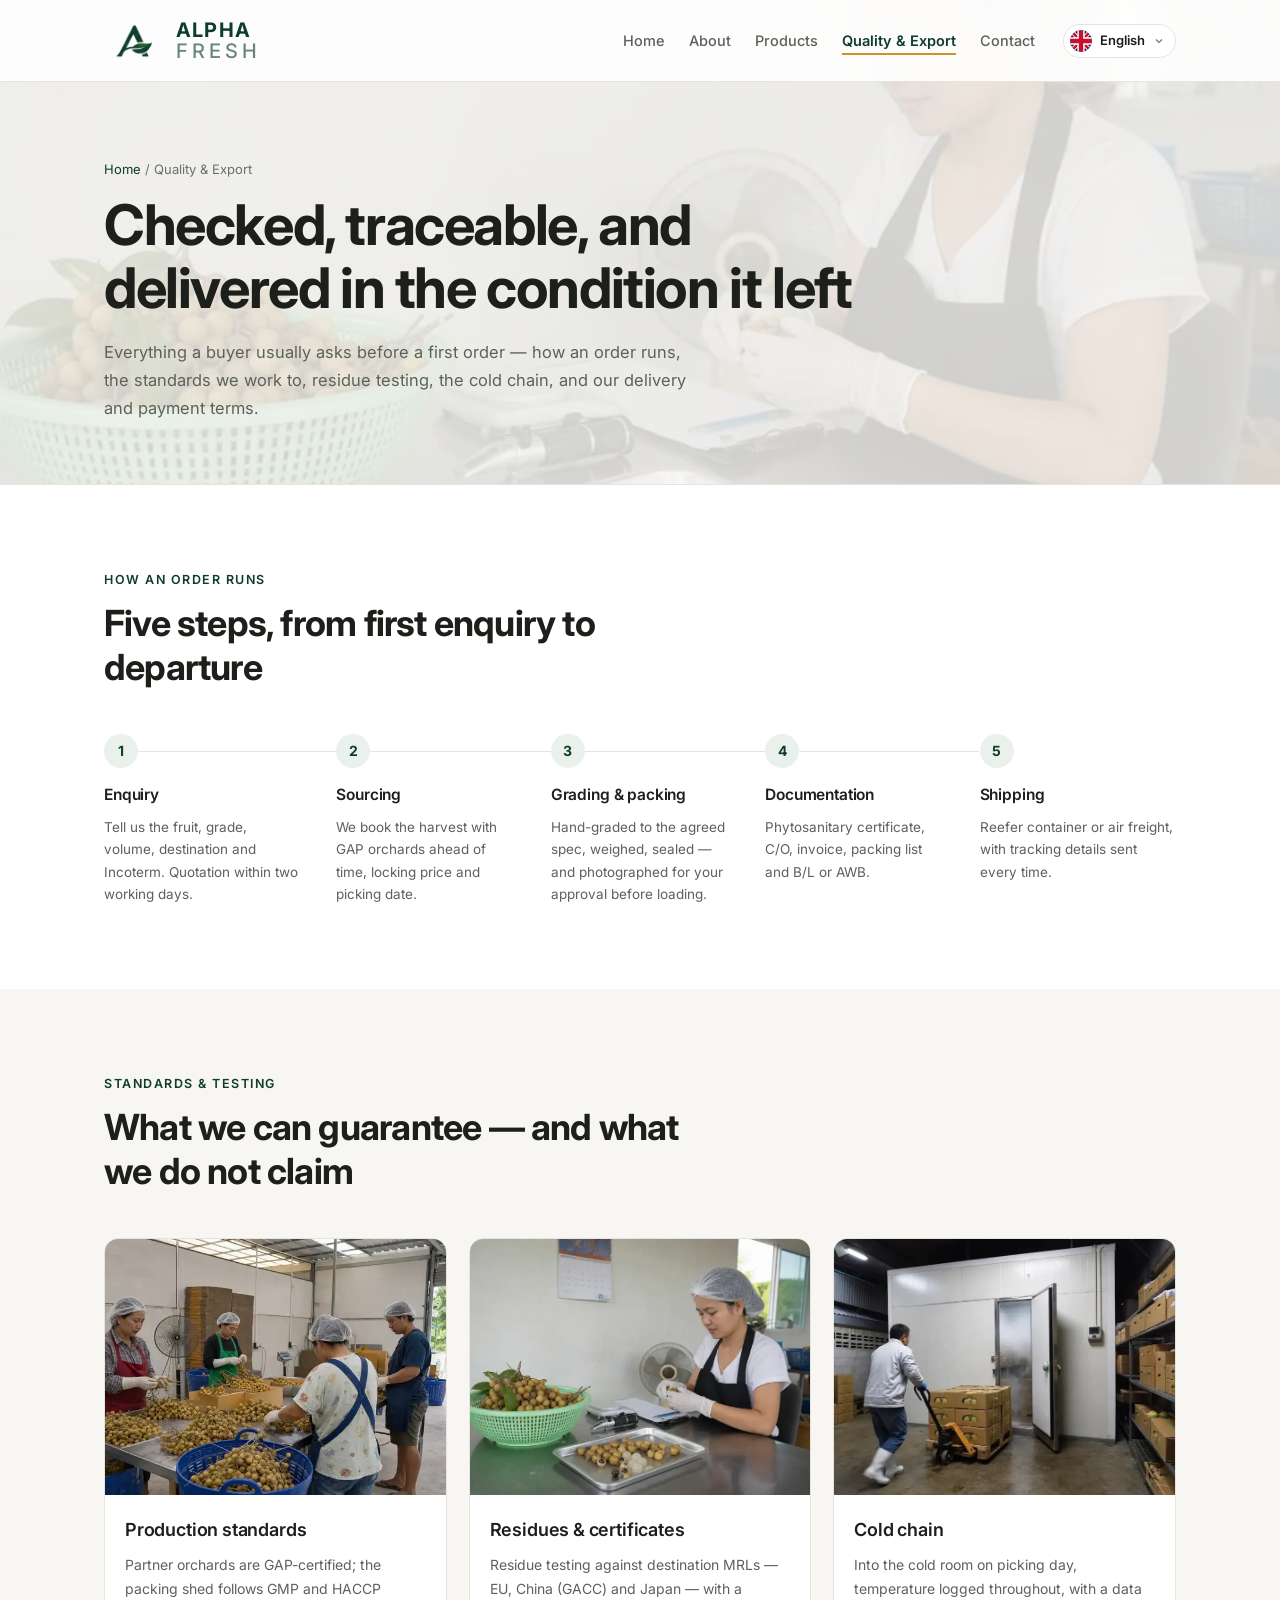
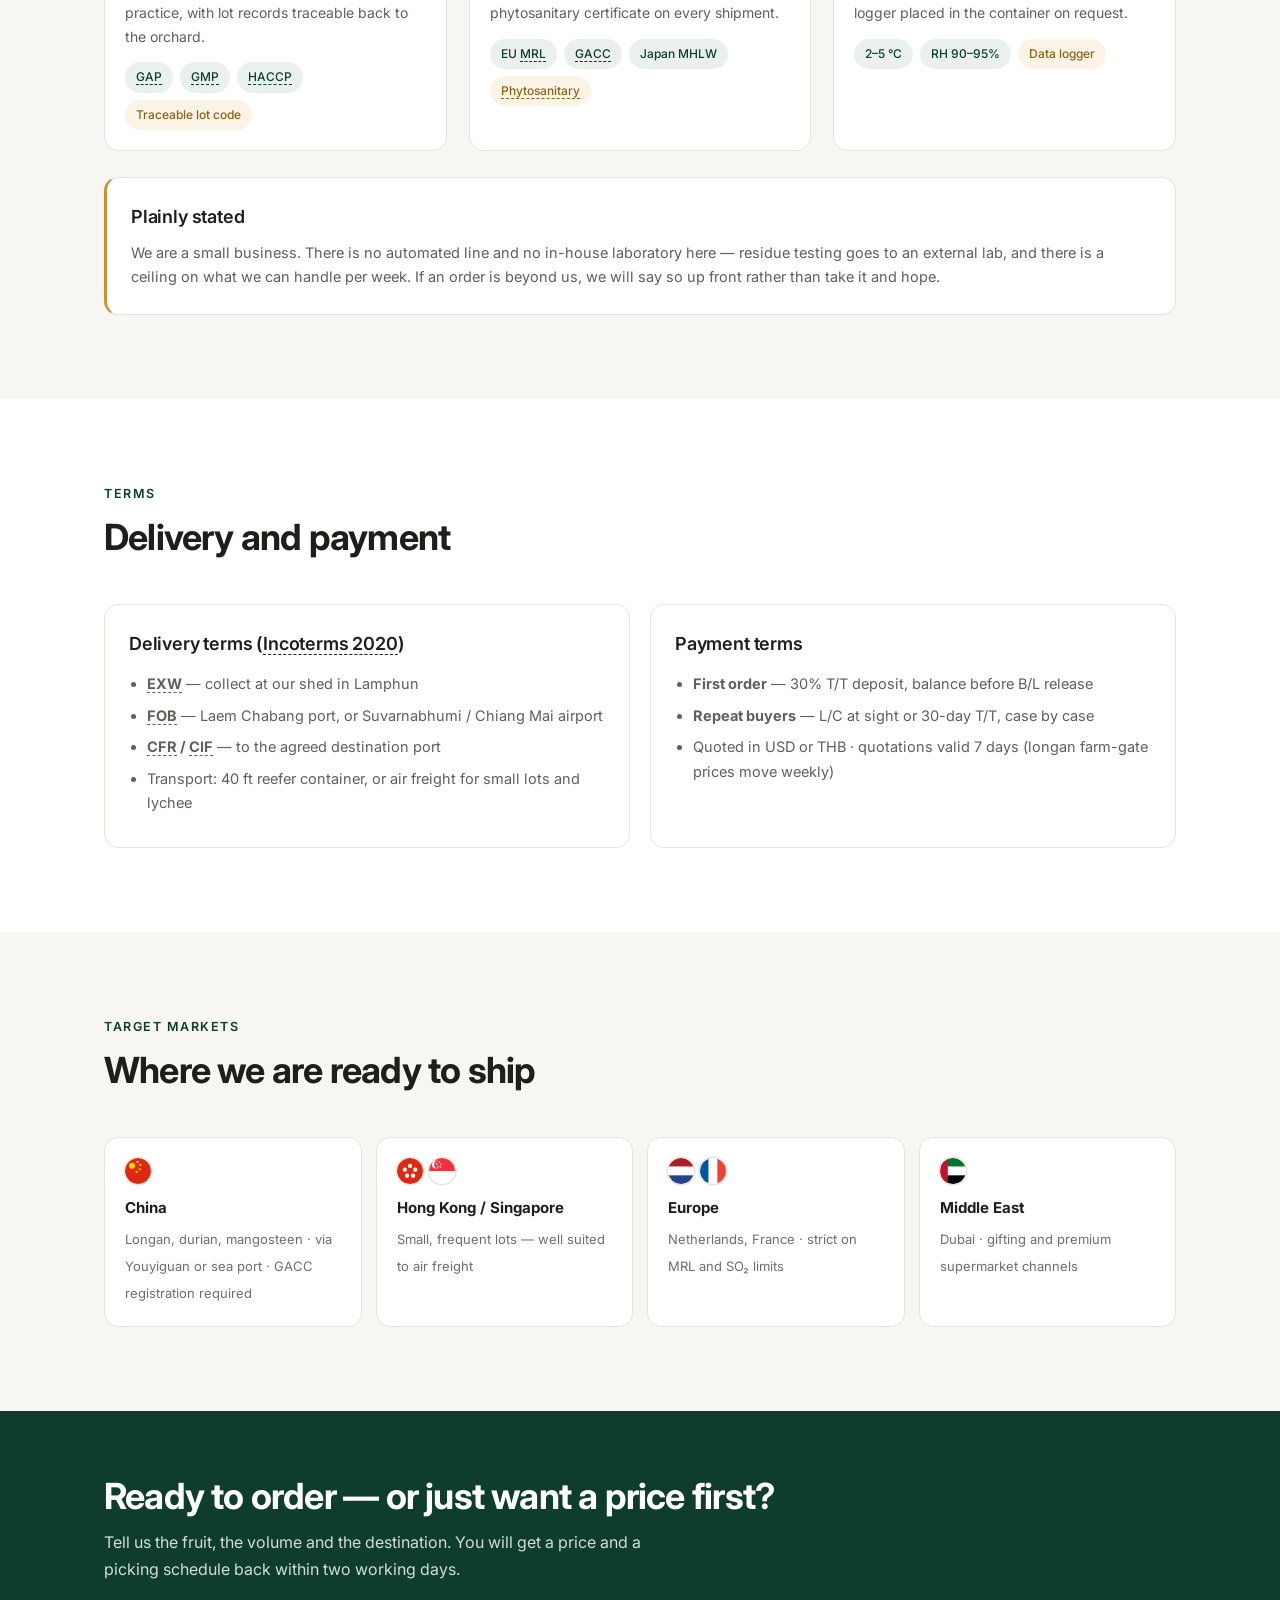
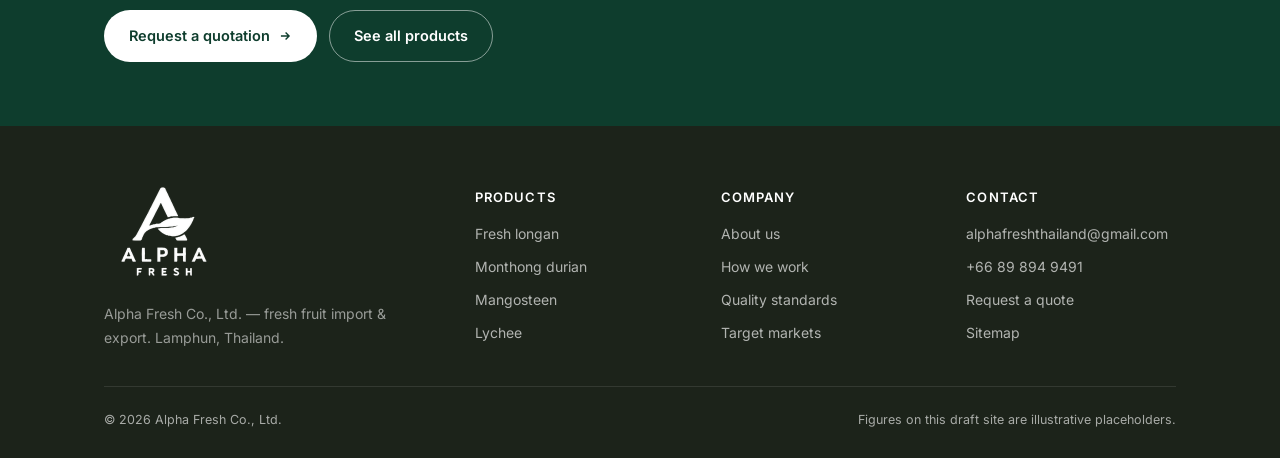
<file: quality.html>
<!DOCTYPE html>
<html lang="en" data-lang="en">
<head>
<meta charset="utf-8">
<meta name="viewport" content="width=device-width,initial-scale=1">
<title>Quality, Cold Chain &amp; Export Terms | Alpha Fresh</title>
<meta name="description" content="How an order runs, GAP GMP and HACCP practice, EU China and Japan residue testing, an unbroken cold chain, Incoterms 2020 and payment terms for first orders.">
<meta name="title-th" content="คุณภาพ ห่วงโซ่ความเย็น และเงื่อนไขส่งออก | อัลฟ่า เฟรช">
<meta name="description-th" content="ขั้นตอนการทำงาน 5 ขั้น มาตรฐาน GAP GMP HACCP ตรวจสารตกค้างตาม MRL ของ EU จีน ญี่ปุ่น ห่วงโซ่ความเย็น Incoterms 2020 และเงื่อนไขการชำระเงิน">
<meta name="title-zh" content="品质、冷链与出口条件 | Alpha Fresh">
<meta name="description-zh" content="订单如何进行、GAP GMP 与 HACCP 规范、欧盟中国日本残留检测、全程冷链、Incoterms 2020 及首单付款条件。">
<meta name="title-ar" content="الجودة وسلسلة التبريد وشروط التصدير | ألفا فريش">
<meta name="description-ar" content="كيف يسير الطلب، وممارسات GAP وGMP وHACCP، وفحص المتبقيات للاتحاد الأوروبي والصين واليابان، وسلسلة تبريد غير منقطعة، وإنكوترمز 2020 وشروط الدفع.">
<link rel="canonical" href="https://alphafreshthailand.com/quality.html">
<link rel="alternate" hreflang="en" href="https://alphafreshthailand.com/quality.html">
<link rel="alternate" hreflang="th" href="https://alphafreshthailand.com/quality.html">
<link rel="alternate" hreflang="zh" href="https://alphafreshthailand.com/quality.html">
<link rel="alternate" hreflang="ar" href="https://alphafreshthailand.com/quality.html">
<link rel="alternate" hreflang="x-default" href="https://alphafreshthailand.com/quality.html">
<meta property="og:title" content="Quality, Cold Chain &amp; Export Terms | Alpha Fresh">
<meta property="og:description" content="How an order runs, GAP GMP and HACCP practice, EU China and Japan residue testing, an unbroken cold chain, Incoterms 2020 and payment terms for first orders.">
<meta property="og:url" content="https://alphafreshthailand.com/quality.html">
<meta property="og:site_name" content="Alpha Fresh">
<meta property="og:image" content="https://alphafreshthailand.com/images/thai-longan-orchard-lamphun.webp?v=6211f7ce">
<meta property="og:locale" content="en_US">
<meta property="og:locale:alternate" content="th_TH">
<meta property="og:locale:alternate" content="zh_CN">
<meta property="og:locale:alternate" content="ar_AE">
<meta name="twitter:card" content="summary_large_image">
<meta name="twitter:title" content="Quality, Cold Chain &amp; Export Terms | Alpha Fresh">
<meta name="twitter:description" content="How an order runs, GAP GMP and HACCP practice, EU China and Japan residue testing, an unbroken cold chain, Incoterms 2020 and payment terms for first orders.">
<meta name="twitter:image" content="https://alphafreshthailand.com/images/thai-longan-orchard-lamphun.webp?v=6211f7ce">
<meta property="og:type" content="website">
<link rel="preconnect" href="https://fonts.googleapis.com">
<link rel="preconnect" href="https://fonts.gstatic.com" crossorigin>
<!-- The font sheet lives on another origin, so fetching it normally costs a DNS
     lookup and a TLS handshake before anything can paint. Loading it as a
     preload and promoting it to a stylesheet once it arrives keeps it off the
     critical path; font-display:swap paints the text in a system face first. -->
<link rel="preload" as="style" href="https://fonts.googleapis.com/css2?family=IBM+Plex+Sans+Thai:wght@400;500;600&family=Inter:wght@400;500;600;700&family=Caveat:wght@500;600;700&display=swap" onload="this.rel='stylesheet'">
<noscript><link rel="stylesheet" href="https://fonts.googleapis.com/css2?family=IBM+Plex+Sans+Thai:wght@400;500;600&family=Inter:wght@400;500;600;700&family=Caveat:wght@500;600;700&display=swap"></noscript>
<link rel="icon" href="images/favicon.ico?v=435c230c" sizes="32x32">
<link rel="apple-touch-icon" href="images/apple-touch-icon.png?v=e889c8a1">
<link rel="stylesheet" href="assets/style.css?v=1793dbd2">
<script type="application/ld+json">{"@context":"https://schema.org","@type":"Organization","name":"Alpha Fresh Co., Ltd.","alternateName":"บริษัท อัลฟ่า เฟรช จำกัด","url":"https://alphafreshthailand.com/","description":"Thai fruit importer turned exporter. Fresh longan, durian, mangosteen and lychee from GAP-certified orchards in Northern Thailand.","address":{"@type":"PostalAddress","addressRegion":"Lamphun","addressCountry":"TH"},"email":"alphafreshthailand@gmail.com","telephone":"+66-89-894-9491","contactPoint":{"@type":"ContactPoint","telephone":"+66-89-894-9491","email":"alphafreshthailand@gmail.com","contactType":"sales","availableLanguage":["th","en"],"areaServed":"Worldwide"}}</script>
</head>
<body class="solid-nav">

<nav class="nav">
  <div class="nav-in">
    <a class="logo" href="index.html" aria-label="Alpha Fresh — home">
      <span class="logo-mark">
        <img class="l-white" src="images/logo-icon-white.webp?v=39acf636" alt="" aria-hidden="true">
        <img class="l-dark" src="images/logo-icon.webp?v=275f055d" alt="" aria-hidden="true">
      </span>
      <span class="logo-text">Alpha<small>Fresh</small></span>
    </a>
    <ul class="menu" id="menu">
      <li><a href="index.html"><span class="i18n"><span data-en>Home</span><span data-th>หน้าแรก</span><span data-zh>首页</span><span data-ar dir="rtl">الرئيسية</span></span></a></li>
      <li><a href="about.html"><span class="i18n"><span data-en>About</span><span data-th>เกี่ยวกับเรา</span><span data-zh>关于我们</span><span data-ar dir="rtl">من نحن</span></span></a></li>
      <li><a href="products.html"><span class="i18n"><span data-en>Products</span><span data-th>สินค้า</span><span data-zh>产品</span><span data-ar dir="rtl">المنتجات</span></span></a></li>
      <li><a href="quality.html" aria-current="page"><span class="i18n"><span data-en>Quality &amp; Export</span><span data-th>คุณภาพและการส่งออก</span><span data-zh>品质与出口</span><span data-ar dir="rtl">الجودة والتصدير</span></span></a></li>
      <li><a href="contact.html"><span class="i18n"><span data-en>Contact</span><span data-th>ติดต่อ</span><span data-zh>联系我们</span><span data-ar dir="rtl">اتصل بنا</span></span></a></li>
    </ul>
    <div class="lang" id="langpick">
      <button class="lang-btn" type="button" aria-haspopup="listbox" aria-expanded="false" aria-label="Language">
        <span class="mflag fl fl-en"><svg viewBox="0 0 60 60" aria-hidden="true"><g clip-path="url(#ben)"><clipPath id="ben"><circle cx="30" cy="30" r="30"/></clipPath><rect width="60" height="60" fill="#012169"/><path d="M0 0l60 60M60 0L0 60" stroke="#fff" stroke-width="12"/><path d="M0 0l60 60M60 0L0 60" stroke="#C8102E" stroke-width="7"/><path d="M30 0v60M0 30h60" stroke="#fff" stroke-width="20"/><path d="M30 0v60M0 30h60" stroke="#C8102E" stroke-width="12"/></g></svg></span>
        <span class="mflag fl fl-th"><svg viewBox="0 0 60 60" aria-hidden="true"><g clip-path="url(#bth)"><clipPath id="bth"><circle cx="30" cy="30" r="30"/></clipPath><rect width="60" height="60" fill="#fff"/><rect width="60" height="10" fill="#A51931"/><rect y="50" width="60" height="10" fill="#A51931"/><rect y="20" width="60" height="20" fill="#2D2A4A"/></g></svg></span>
        <span class="mflag fl fl-zh"><svg viewBox="0 0 60 60" aria-hidden="true"><g clip-path="url(#bzh)"><clipPath id="bzh"><circle cx="30" cy="30" r="30"/></clipPath><rect width="60" height="60" fill="#DE2910"/><g fill="#FFDE00"><circle cx="16" cy="18" r="7"/><circle cx="29" cy="9" r="2.6"/><circle cx="35" cy="16" r="2.6"/><circle cx="34" cy="26" r="2.6"/><circle cx="27" cy="32" r="2.6"/></g></g></svg></span>
        <span class="mflag fl fl-ar"><svg viewBox="0 0 60 60" aria-hidden="true"><g clip-path="url(#bar)"><clipPath id="bar"><circle cx="30" cy="30" r="30"/></clipPath><rect width="60" height="20" fill="#00732F"/><rect y="20" width="60" height="20" fill="#fff"/><rect y="40" width="60" height="20" fill="#000"/><rect width="18" height="60" fill="#C8102E"/></g></svg></span>
        <span class="lang-now"><span class="fl fl-en">English</span><span class="fl fl-th">ไทย</span><span class="fl fl-zh">中文</span><span class="fl fl-ar">العربية</span></span>
        <svg class="chev" width="12" height="12" viewBox="0 0 24 24" fill="none" stroke="currentColor" stroke-width="2.4" aria-hidden="true"><path d="M6 9l6 6 6-6"/></svg>
      </button>
      <div class="lang-list" role="listbox">
        <button class="lang-opt" type="button" data-set-lang="en" role="option"><span class="mflag"><svg viewBox="0 0 60 60" aria-hidden="true"><g clip-path="url(#len)"><clipPath id="len"><circle cx="30" cy="30" r="30"/></clipPath><rect width="60" height="60" fill="#012169"/><path d="M0 0l60 60M60 0L0 60" stroke="#fff" stroke-width="12"/><path d="M0 0l60 60M60 0L0 60" stroke="#C8102E" stroke-width="7"/><path d="M30 0v60M0 30h60" stroke="#fff" stroke-width="20"/><path d="M30 0v60M0 30h60" stroke="#C8102E" stroke-width="12"/></g></svg></span>English</button>
        <button class="lang-opt" type="button" data-set-lang="th" role="option"><span class="mflag"><svg viewBox="0 0 60 60" aria-hidden="true"><g clip-path="url(#lth)"><clipPath id="lth"><circle cx="30" cy="30" r="30"/></clipPath><rect width="60" height="60" fill="#fff"/><rect width="60" height="10" fill="#A51931"/><rect y="50" width="60" height="10" fill="#A51931"/><rect y="20" width="60" height="20" fill="#2D2A4A"/></g></svg></span>ไทย</button>
        <button class="lang-opt" type="button" data-set-lang="zh" role="option"><span class="mflag"><svg viewBox="0 0 60 60" aria-hidden="true"><g clip-path="url(#lzh)"><clipPath id="lzh"><circle cx="30" cy="30" r="30"/></clipPath><rect width="60" height="60" fill="#DE2910"/><g fill="#FFDE00"><circle cx="16" cy="18" r="7"/><circle cx="29" cy="9" r="2.6"/><circle cx="35" cy="16" r="2.6"/><circle cx="34" cy="26" r="2.6"/><circle cx="27" cy="32" r="2.6"/></g></g></svg></span>中文</button>
        <button class="lang-opt" type="button" data-set-lang="ar" role="option"><span class="mflag"><svg viewBox="0 0 60 60" aria-hidden="true"><g clip-path="url(#lar)"><clipPath id="lar"><circle cx="30" cy="30" r="30"/></clipPath><rect width="60" height="20" fill="#00732F"/><rect y="20" width="60" height="20" fill="#fff"/><rect y="40" width="60" height="20" fill="#000"/><rect width="18" height="60" fill="#C8102E"/></g></svg></span>العربية</button>
      </div>
    </div>
    <button class="burger" aria-label="Menu">
      <svg width="22" height="22" viewBox="0 0 24 24" fill="none" stroke="currentColor" stroke-width="2"><path d="M3 6h18M3 12h18M3 18h18"/></svg>
    </button>
  </div>
</nav>

<header class="phead">
  <img class="phead-img" src="images/longan-quality-inspection.webp?v=900dbae2" alt="" aria-hidden="true">
  <div class="wrap phead-in">
    <div class="crumb"><a href="index.html"><span class="i18n"><span data-en>Home</span><span data-th>หน้าแรก</span><span data-zh>首页</span><span data-ar dir="rtl">الرئيسية</span></span></a> / <span class="i18n"><span data-en>Quality &amp; Export</span><span data-th>คุณภาพและการส่งออก</span><span data-zh>品质与出口</span><span data-ar dir="rtl">الجودة والتصدير</span></span></div>
    <h1><span class="i18n"><span data-en>Checked, traceable, and delivered in the condition it left</span><span data-th>ตรวจได้ ตามได้ ส่งถึงในสภาพเดิม</span></span></h1>
    <p class="lead"><span class="i18n"><span data-en>Everything a buyer usually asks before a first order — how an order runs, the standards we work to, residue testing, the cold chain, and our delivery and payment terms.</span><span data-th>หน้านี้รวมทุกอย่างที่ผู้ซื้อมักถามก่อนสั่งครั้งแรก — ขั้นตอนการทำงาน มาตรฐานที่เราใช้ การตรวจสารตกค้าง ห่วงโซ่ความเย็น เงื่อนไขการส่งมอบและการชำระเงิน</span></span></p>
  </div>
</header>

<section id="process">
  <div class="wrap">
    <div class="sec-head rv">
      <div class="tag"><span class="i18n"><span data-en>How an order runs</span><span data-th>ขั้นตอนการทำงาน</span><span data-zh>订单流程</span><span data-ar dir="rtl">كيف يسير الطلب</span></span></div>
      <h2><span class="i18n"><span data-en>Five steps, from first enquiry to departure</span><span data-th>5 ขั้นตอน จากคำถามแรกถึงตู้ออกจากท่า</span><span data-zh>从询价到出运，五个步骤</span><span data-ar dir="rtl">خمس خطوات، من الاستفسار حتى الشحن</span></span></h2>
    </div>
    <div class="steps rv">
      <div class="step"><div class="n">1</div><h3><span class="i18n"><span data-en>Enquiry</span><span data-th>สอบถาม</span><span data-zh>询价</span><span data-ar dir="rtl">الاستفسار</span></span></h3>
        <p><span class="i18n"><span data-en>Tell us the fruit, grade, volume, destination and Incoterm. Quotation within two working days.</span><span data-th>แจ้งชนิดผลไม้ เกรด ปริมาณ ปลายทางและ Incoterm เราตอบใบเสนอราคาภายใน 2 วันทำการ</span><span data-zh>告诉我们水果种类、等级、数量、目的地和贸易术语，两个工作日内报价。</span><span data-ar dir="rtl">أخبرنا بالصنف والدرجة والكمية والوجهة وشرط التسليم، ويصلك العرض خلال يومَي عمل.</span></span></p></div>
      <div class="step"><div class="n">2</div><h3><span class="i18n"><span data-en>Sourcing</span><span data-th>จัดหา</span><span data-zh>采购</span><span data-ar dir="rtl">التوريد</span></span></h3>
        <p><span class="i18n"><span data-en>We book the harvest with GAP orchards ahead of time, locking price and picking date.</span><span data-th>จองผลผลิตกับสวน GAP ล่วงหน้า ล็อกราคาและวันตัด</span><span data-zh>我们提前向 GAP 果园预订产量，锁定价格和采摘日期。</span><span data-ar dir="rtl">نحجز المحصول مسبقاً من بساتين GAP مع تثبيت السعر وتاريخ القطف.</span></span></p></div>
      <div class="step"><div class="n">3</div><h3><span class="i18n"><span data-en>Grading &amp; packing</span><span data-th>คัดและแพ็ค</span><span data-zh>分级与包装</span><span data-ar dir="rtl">الفرز والتعبئة</span></span></h3>
        <p><span class="i18n"><span data-en>Hand-graded to the agreed spec, weighed, sealed — and photographed for your approval before loading.</span><span data-th>คัดด้วยมือตามเกรดที่ตกลง ชั่งน้ำหนัก ปิดกล่อง ถ่ายรูปล็อตส่งให้ดูก่อนโหลด</span><span data-zh>按约定规格人工分级、称重、封箱，装柜前拍照供您确认。</span><span data-ar dir="rtl">فرز يدوي حسب المواصفة المتفق عليها، ثم وزن وإغلاق وتصوير لاعتمادكم قبل التحميل.</span></span></p></div>
      <div class="step"><div class="n">4</div><h3><span class="i18n"><span data-en>Documentation</span><span data-th>เอกสาร</span><span data-zh>单证</span><span data-ar dir="rtl">المستندات</span></span></h3>
        <p><span class="i18n"><span data-en>Phytosanitary certificate, C/O, invoice, packing list and B/L or AWB.</span><span data-th>ใบรับรองสุขอนามัยพืช (Phyto), C/O, Invoice, Packing List และ B/L หรือ AWB</span><span data-zh>植检证、产地证、发票、装箱单，以及提单或空运单。</span><span data-ar dir="rtl">شهادة صحة نباتية وشهادة منشأ وفاتورة وقائمة تعبئة وبوليصة شحن بحري أو جوي.</span></span></p></div>
      <div class="step"><div class="n">5</div><h3><span class="i18n"><span data-en>Shipping</span><span data-th>ส่งออก</span><span data-zh>出运</span><span data-ar dir="rtl">الشحن</span></span></h3>
        <p><span class="i18n"><span data-en>Reefer container or air freight, with tracking details sent every time.</span><span data-th>โหลดตู้ Reefer หรือส่งทางอากาศ พร้อมส่งข้อมูลติดตามให้ทุกครั้ง</span><span data-zh>冷藏柜或空运，每次都提供追踪信息。</span><span data-ar dir="rtl">حاوية مبرّدة أو شحن جوي، مع إرسال بيانات التتبع في كل مرة.</span></span></p></div>
    </div>
  </div>
</section>

<section class="soft" id="standards">
  <div class="wrap">
    <div class="sec-head rv">
      <div class="tag"><span class="i18n"><span data-en>Standards &amp; testing</span><span data-th>มาตรฐานและการตรวจสอบ</span><span data-zh>标准与检测</span><span data-ar dir="rtl">المعايير والفحوصات</span></span></div>
      <h2><span class="i18n"><span data-en>What we can guarantee — and what we do not claim</span><span data-th>สิ่งที่เราการันตีได้ และสิ่งที่เรายังไม่การันตี</span><span data-zh>我们能保证什么，以及不会夸口什么</span><span data-ar dir="rtl">ما نضمنه — وما لا ندّعيه</span></span></h2>
    </div>
    <div class="grid-3 rv">
      <div class="card"><img src="images/longan-hand-sorting.webp?v=12bef58b" alt="Hand-grading longan at the packing house" loading="lazy">
        <div class="card-b"><h3><span class="i18n"><span data-en>Production standards</span><span data-th>มาตรฐานการผลิต</span><span data-zh>生产标准</span><span data-ar dir="rtl">معايير الإنتاج</span></span></h3>
          <p><span class="i18n"><span data-en>Partner orchards are GAP-certified; the packing shed follows GMP and HACCP practice, with lot records traceable back to the orchard.</span><span data-th>สวนพันธมิตรผ่าน GAP โรงคัดทำตามแนวทาง GMP และ HACCP มีบันทึกล็อตย้อนกลับถึงสวนได้</span><span data-zh>合作果园均通过 GAP 认证；包装场按 GMP 和 HACCP 规范作业，批次记录可追溯到具体果园。</span><span data-ar dir="rtl">البساتين الشريكة معتمدة بشهادة GAP، ومحطة التعبئة تعمل وفق ممارسات GMP وHACCP، مع سجلات دفعات يمكن تتبعها حتى البستان.</span></span></p>
          <div class="chips"><span class="chip"><span class="term" tabindex="0" role="button" aria-label="GAP">GAP<span class="tip"><b>GAP</b><span class="i18n"><span data-en>Good Agricultural Practice — farm-level certification covering how pesticides are used and recorded, water quality, and worker hygiene.</span><span data-th>การปฏิบัติทางการเกษตรที่ดี — มาตรฐานระดับสวน ครอบคลุมการใช้และบันทึกสารเคมี คุณภาพน้ำ และสุขอนามัยของคนงาน</span><span data-zh>良好农业规范 — 果园层面的认证，涵盖农药使用与记录、水质和工人卫生。</span><span data-ar dir="rtl">الممارسات الزراعية الجيدة — شهادة على مستوى المزرعة تغطي استخدام المبيدات وتوثيقها وجودة المياه ونظافة العاملين.</span></span></span></span></span><span class="chip"><span class="term" tabindex="0" role="button" aria-label="GMP">GMP<span class="tip"><b>GMP</b><span class="i18n"><span data-en>Good Manufacturing Practice — the hygiene and process rules a packing house follows: layout, cleaning, staff clothing, record keeping.</span><span data-th>หลักเกณฑ์วิธีการที่ดีในการผลิต — กฎด้านสุขอนามัยและกระบวนการของโรงคัด ทั้งผังโรงงาน การทำความสะอาด ชุดพนักงาน และการบันทึก</span><span data-zh>良好生产规范 — 包装厂遵循的卫生与流程规则：布局、清洁、员工着装、记录留存。</span><span data-ar dir="rtl">ممارسات التصنيع الجيدة — قواعد النظافة والعمليات التي تتبعها محطة التعبئة: التخطيط والتنظيف وملابس العاملين وحفظ السجلات.</span></span></span></span></span><span class="chip"><span class="term" tabindex="0" role="button" aria-label="HACCP">HACCP<span class="tip"><b>HACCP</b><span class="i18n"><span data-en>Hazard Analysis and Critical Control Points — a food-safety method that maps where contamination could happen and puts a check at each of those points.</span><span data-th>การวิเคราะห์อันตรายและจุดวิกฤตที่ต้องควบคุม — ระบบความปลอดภัยอาหารที่ไล่หาจุดที่อาจปนเปื้อน แล้ววางจุดตรวจไว้ทุกจุดนั้น</span><span data-zh>危害分析与关键控制点 — 一套食品安全方法，找出可能发生污染的环节并在每个环节设置管控。</span><span data-ar dir="rtl">تحليل المخاطر ونقاط التحكم الحرجة — منهج لسلامة الغذاء يحدد مواضع التلوث المحتملة ويضع نقطة ضبط عند كل منها.</span></span></span></span></span><span class="chip gold">Traceable lot code</span></div></div></div>
      <div class="card"><img src="images/longan-quality-inspection.webp?v=900dbae2" alt="Quality inspection of export fruit" loading="lazy">
        <div class="card-b"><h3><span class="i18n"><span data-en>Residues &amp; certificates</span><span data-th>สารตกค้างและเอกสาร</span><span data-zh>残留检测与证书</span><span data-ar dir="rtl">المتبقيات والشهادات</span></span></h3>
          <p><span class="i18n"><span data-en>Residue testing against destination MRLs — EU, China (GACC) and Japan — with a phytosanitary certificate on every shipment.</span><span data-th>ส่งตรวจสารตกค้างตาม MRL ของปลายทาง — EU, จีน (GACC), ญี่ปุ่น — พร้อมใบรับรองสุขอนามัยพืชทุกชิปเมนต์</span><span data-zh>按目的地最大残留限量检测 — 欧盟、中国（海关总署）和日本 — 每批出货均附植检证。</span><span data-ar dir="rtl">فحص المتبقيات وفق الحدود القصوى للوجهة — الاتحاد الأوروبي والصين (GACC) واليابان — مع شهادة صحة نباتية لكل شحنة.</span></span></p>
          <div class="chips"><span class="chip">EU <span class="term" tabindex="0" role="button" aria-label="MRL">MRL<span class="tip"><b>MRL</b><span class="i18n"><span data-en>Maximum Residue Limit — the highest amount of a given pesticide the destination country allows on the fruit. Exceed it and the shipment is rejected at the border.</span><span data-th>ค่าปริมาณสารตกค้างสูงสุดที่ประเทศปลายทางยอมให้มีในผลไม้ ถ้าเกินค่านี้ สินค้าจะถูกปฏิเสธที่ด่าน</span><span data-zh>最大残留限量 — 目的地国家允许水果上残留某种农药的最高值。超标即在口岸被拒收。</span><span data-ar dir="rtl">الحد الأقصى للمتبقيات — أعلى كمية مسموح بها من مبيد معيّن على الفاكهة في بلد الوجهة. وتجاوزه يعني رفض الشحنة على الحدود.</span></span></span></span></span><span class="chip"><span class="term" tabindex="0" role="button" aria-label="GACC">GACC<span class="tip"><b>GACC</b><span class="i18n"><span data-en>General Administration of Customs of China. Fruit may only enter China from orchards and packing houses registered on its list — no registration, no shipment.</span><span data-th>สำนักงานศุลกากรแห่งสาธารณรัฐประชาชนจีน ผลไม้จะเข้าจีนได้เฉพาะจากสวนและโรงคัดที่ขึ้นทะเบียนกับ GACC เท่านั้น ไม่มีทะเบียน = ส่งไม่ได้</span><span data-zh>中华人民共和国海关总署。水果只能来自在其名单上注册的果园和包装厂才可输华 — 未注册即不可出运。</span><span data-ar dir="rtl">الإدارة العامة للجمارك الصينية. لا تدخل الفاكهة الصين إلا من بساتين ومحطات تعبئة مسجّلة لديها — بلا تسجيل لا شحن.</span></span></span></span></span><span class="chip">Japan MHLW</span><span class="chip gold"><span class="term" tabindex="0" role="button" aria-label="Phytosanitary">Phytosanitary<span class="tip"><b>Phytosanitary</b><span class="i18n"><span data-en>A government certificate, issued per shipment, stating the fruit was inspected and is free of pests the importing country bars.</span><span data-th>ใบรับรองสุขอนามัยพืชที่ออกโดยราชการ ออกให้ทีละชิปเมนต์ ระบุว่าผลไม้ผ่านการตรวจและปลอดศัตรูพืชที่ประเทศปลายทางห้าม</span><span data-zh>植物检疫证书 — 由政府逐批签发，证明水果已经检验且不带进口国禁止的有害生物。</span><span data-ar dir="rtl">شهادة صحة نباتية حكومية تُصدر لكل شحنة، تفيد بأن الفاكهة فُحصت وخالية من الآفات التي يمنعها بلد الاستيراد.</span></span></span></span></span></div></div></div>
      <div class="card"><img src="images/longan-cold-room.webp?v=d583cc7e" alt="Cold room holding fresh longan before shipment" loading="lazy">
        <div class="card-b"><h3><span class="i18n"><span data-en>Cold chain</span><span data-th>ห่วงโซ่ความเย็น</span><span data-zh>冷链</span><span data-ar dir="rtl">سلسلة التبريد</span></span></h3>
          <p><span class="i18n"><span data-en>Into the cold room on picking day, temperature logged throughout, with a data logger placed in the container on request.</span><span data-th>เข้าห้องเย็นภายในวันที่ตัด บันทึกอุณหภูมิตลอดทาง ใส่ data logger ในตู้ตามคำขอ</span><span data-zh>采摘当天入冷库，全程记录温度，可按要求在柜内放置温度记录仪。</span><span data-ar dir="rtl">الدخول إلى غرفة التبريد يوم القطف، مع تسجيل الحرارة طوال الرحلة ووضع مسجّل بيانات في الحاوية عند الطلب.</span></span></p>
          <div class="chips"><span class="chip">2–5 °C</span><span class="chip">RH 90–95%</span><span class="chip gold">Data logger</span></div></div></div>
    </div>
    <div class="tbox rv" style="margin-top:26px;border-left:3px solid var(--gold)">
      <h3><span class="i18n"><span data-en>Plainly stated</span><span data-th>พูดกันตรง ๆ</span><span data-zh>坦白说</span><span data-ar dir="rtl">بصراحة</span></span></h3>
      <p style="margin:6px 0 0;font-size:14.5px"><span class="i18n"><span data-en>We are a small business. There is no automated line and no in-house laboratory here — residue testing goes to an external lab, and there is a ceiling on what we can handle per week. If an order is beyond us, we will say so up front rather than take it and hope.</span><span data-th>เราเป็นธุรกิจเล็ก ไม่ได้มีไลน์ผลิตอัตโนมัติหรือห้องแล็บของตัวเอง การตรวจสารตกค้างส่งแล็บภายนอก และปริมาณที่รับได้ต่อสัปดาห์มีเพดาน ถ้าออเดอร์ใหญ่เกินกำลัง เราจะบอกตรง ๆ ตั้งแต่ต้นแทนที่จะรับไว้ก่อน</span><span data-zh>我们是小企业，这里没有自动化产线，也没有自己的实验室 — 残留检测送外部实验室，每周处理量也有上限。如果订单超出我们的能力，我们会一开始就说清楚，而不是先接下来再赌运气。</span><span data-ar dir="rtl">نحن شركة صغيرة. لا يوجد خط آلي ولا مختبر داخلي — تُرسل فحوصات المتبقيات إلى مختبر خارجي، ولطاقتنا الأسبوعية سقف. وإن كان الطلب أكبر من قدرتنا، نقولها منذ البداية بدل قبوله والمراهنة على الحظ.</span></span></p>
    </div>
  </div>
</section>

<section id="terms">
  <div class="wrap">
    <div class="sec-head rv">
      <div class="tag"><span class="i18n"><span data-en>Terms</span><span data-th>เงื่อนไข</span><span data-zh>条件</span><span data-ar dir="rtl">الشروط</span></span></div>
      <h2><span class="i18n"><span data-en>Delivery and payment</span><span data-th>การส่งมอบและการชำระเงิน</span><span data-zh>交货与付款</span><span data-ar dir="rtl">التسليم والدفع</span></span></h2>
    </div>
    <div class="grid-2 rv">
      <div class="tbox">
        <h3><span class="i18n"><span data-en>Delivery terms</span><span data-th>เงื่อนไขการส่งมอบ</span></span> (<span class="term" tabindex="0" role="button" aria-label="Incoterms 2020">Incoterms 2020<span class="tip"><b>Incoterms 2020</b><span class="i18n"><span data-en>The International Chamber of Commerce's standard trade terms. They settle one question: at which exact point do cost and risk pass from seller to buyer.</span><span data-th>ข้อกำหนดทางการค้ามาตรฐานของหอการค้านานาชาติ ตอบคำถามเดียวคือ ค่าใช้จ่ายและความเสี่ยงเปลี่ยนมือจากผู้ขายไปผู้ซื้อตรงจุดไหน</span><span data-zh>国际商会制定的标准贸易术语，只解决一个问题：费用和风险在哪一点从卖方转移到买方。</span><span data-ar dir="rtl">الشروط التجارية المعيارية لغرفة التجارة الدولية. تحسم سؤالاً واحداً: عند أي نقطة بالضبط تنتقل التكلفة والمخاطرة من البائع إلى المشتري.</span></span></span></span>)</h3>
        <ul>
          <li><b><span class="term" tabindex="0" role="button" aria-label="EXW">EXW<span class="tip"><b>EXW</b><span class="i18n"><span data-en>Ex Works — you collect from our packing shed in Lamphun and carry every cost from the gate onward. The cheapest headline price, the most work for the buyer.</span><span data-th>Ex Works — ผู้ซื้อมารับของเองที่โรงคัดของเราที่ลำพูน และรับผิดชอบค่าใช้จ่ายทั้งหมดตั้งแต่หน้าประตู ราคาหน้าตาถูกที่สุด แต่ผู้ซื้อเหนื่อยที่สุด</span><span data-zh>工厂交货 — 买方到我们南奔府的分选场自提，出厂后的一切费用自理。报价最低，但买方工作量最大。</span><span data-ar dir="rtl">التسليم في المصنع — تستلمون من محطتنا في لامفون وتتحملون كل التكاليف من البوابة فصاعداً. أقل سعر معلن، وأكبر عبء على المشتري.</span></span></span></span></b> — <span class="i18n"><span data-en>collect at our shed in Lamphun</span><span data-th>รับที่โรงคัด จ.ลำพูน</span><span data-zh>在南奔府我们的分选场自提</span><span data-ar dir="rtl">الاستلام من محطتنا في لامفون</span></span></li>
          <li><b><span class="term" tabindex="0" role="button" aria-label="FOB">FOB<span class="tip"><b>FOB</b><span class="i18n"><span data-en>Free On Board — our price covers the fruit delivered onto the ship or aircraft at the named Thai port. From that point the buyer pays freight, insurance and everything after.</span><span data-th>Free On Board — ราคาของเราครอบคลุมถึงตอนที่ของขึ้นเรือหรือขึ้นเครื่องที่ท่าต้นทางในไทย จากจุดนั้นผู้ซื้อรับผิดชอบค่าระวาง ค่าประกัน และทุกอย่างต่อจากนั้น</span><span data-zh>船上交货 — 我们的报价含把货交到泰国指定港口装船或装机为止。此后的运费、保险及一切费用由买方承担。</span><span data-ar dir="rtl">التسليم على ظهر السفينة — يشمل سعرنا تسليم البضاعة على متن السفينة أو الطائرة في الميناء التايلاندي المحدد. بعد ذلك يتحمّل المشتري الشحن والتأمين وكل ما يليهما.</span></span></span></span></b> — <span class="i18n"><span data-en>Laem Chabang port, or Suvarnabhumi / Chiang Mai airport</span><span data-th>ท่าเรือแหลมฉบัง หรือ สนามบินสุวรรณภูมิ / เชียงใหม่</span><span data-zh>林查班港，或素万那普 / 清迈机场</span><span data-ar dir="rtl">ميناء لايم تشابانغ أو مطار سوفارنابومي / شيانغ ماي</span></span></li>
          <li><b><span class="term" tabindex="0" role="button" aria-label="CFR">CFR<span class="tip"><b>CFR</b><span class="i18n"><span data-en>Cost and Freight — the same as CIF but without the insurance; you arrange cover yourself.</span><span data-th>Cost and Freight — เหมือน CIF แต่ไม่รวมค่าประกันภัย ผู้ซื้อทำประกันเอง</span><span data-zh>成本加运费 — 与 CIF 相同，但不含保险，由买方自行投保。</span><span data-ar dir="rtl">التكلفة والشحن — مثل CIF لكن دون تأمين؛ تتولون التأمين بأنفسكم.</span></span></span></span> / <span class="term" tabindex="0" role="button" aria-label="CIF">CIF<span class="tip"><b>CIF</b><span class="i18n"><span data-en>Cost, Insurance and Freight — our price also covers sea freight and marine insurance all the way to your destination port. Customs clearance at your end is still yours.</span><span data-th>Cost, Insurance and Freight — ราคารวมค่าระวางเรือและค่าประกันภัยไปจนถึงท่าปลายทางของคุณ แต่พิธีการขาเข้าที่ปลายทางยังเป็นของผู้ซื้อ</span><span data-zh>成本加保险费加运费 — 报价另含海运费和海运保险，直至您的目的港。目的港清关仍由买方负责。</span><span data-ar dir="rtl">التكلفة والتأمين والشحن — يشمل سعرنا أيضاً الشحن البحري والتأمين حتى ميناء وجهتكم. أما التخليص الجمركي عندكم فيبقى على عاتقكم.</span></span></span></span></b> — <span class="i18n"><span data-en>to the agreed destination port</span><span data-th>ถึงท่าปลายทางที่ตกลง</span><span data-zh>至约定的目的港</span><span data-ar dir="rtl">حتى ميناء الوجهة المتفق عليه</span></span></li>
          <li><span class="i18n"><span data-en>Transport: 40 ft reefer container, or air freight for small lots and lychee</span><span data-th>ขนส่ง: ตู้ Reefer 40 ฟุต หรือ air freight สำหรับล็อตเล็กและลิ้นจี่</span><span data-zh>运输方式：40 尺冷藏柜；小批量和荔枝走空运</span><span data-ar dir="rtl">النقل: حاوية مبرّدة 40 قدماً، أو شحن جوي للدفعات الصغيرة والليتشي</span></span></li>
        </ul>
      </div>
      <div class="tbox">
        <h3><span class="i18n"><span data-en>Payment terms</span><span data-th>เงื่อนไขการชำระเงิน</span><span data-zh>付款条件</span><span data-ar dir="rtl">شروط الدفع</span></span></h3>
        <ul>
          <li><span class="i18n"><span data-en><b>First order</b> — 30% T/T deposit, balance before B/L release</span><span data-th><b>ออเดอร์แรก</b> — T/T มัดจำ 30% ส่วนที่เหลือก่อนออกเอกสาร B/L</span><span data-zh><b>首单</b> — 电汇预付 30%，余款在放提单前结清</span><span data-ar dir="rtl"><b>الطلب الأول</b> — دفعة 30٪ تحويلاً بنكياً والباقي قبل الإفراج عن بوليصة الشحن</span></span></li>
          <li><span class="i18n"><span data-en><b>Repeat buyers</b> — L/C at sight or 30-day T/T, case by case</span><span data-th><b>ลูกค้าประจำ</b> — L/C at sight หรือ T/T 30 วัน พิจารณาเป็นรายกรณี</span><span data-zh><b>老客户</b> — 即期信用证或 30 天电汇，个案商定</span><span data-ar dir="rtl"><b>العملاء المتكررون</b> — اعتماد مستندي بالاطلاع أو تحويل خلال 30 يوماً، حسب كل حالة</span></span></li>
          <li><span class="i18n"><span data-en>Quoted in USD or THB · quotations valid 7 days (longan farm-gate prices move weekly)</span><span data-th>สกุลเงิน USD หรือ THB · ใบเสนอราคายืน 7 วัน (ราคาลำไยขึ้นลงตามหน้าสวน)</span><span data-zh>以美元或泰铢报价 · 报价有效期 7 天（龙眼田头价每周变动）</span><span data-ar dir="rtl">التسعير بالدولار أو الباهت · العرض صالح 7 أيام (أسعار اللونجان عند المزرعة تتغير أسبوعياً)</span></span></li>
        </ul>
      </div>
    </div>
  </div>
</section>

<section class="soft" id="markets">
  <div class="wrap">
    <div class="sec-head rv">
      <div class="tag"><span class="i18n"><span data-en>Target markets</span><span data-th>ตลาดเป้าหมาย</span><span data-zh>目标市场</span><span data-ar dir="rtl">الأسواق المستهدفة</span></span></div>
      <h2><span class="i18n"><span data-en>Where we are ready to ship</span><span data-th>ปลายทางที่เราเตรียมพร้อมแล้ว</span><span data-zh>我们已准备好发货的市场</span><span data-ar dir="rtl">الوجهات الجاهزون للشحن إليها</span></span></h2>
    </div>
    <div class="grid-4 rv g2m">
      <div class="mkc"><span class="mflags"><span class="mflag"><svg viewBox="0 0 60 60" aria-hidden="true"><g clip-path="url(#fcn)"><clipPath id="fcn"><circle cx="30" cy="30" r="30"/></clipPath><rect width="60" height="60" fill="#DE2910"/><g fill="#FFDE00"><circle cx="16" cy="18" r="7"/><circle cx="29" cy="9" r="2.6"/><circle cx="35" cy="16" r="2.6"/><circle cx="34" cy="26" r="2.6"/><circle cx="27" cy="32" r="2.6"/></g></g></svg></span></span><b><span class="i18n"><span data-en>China</span><span data-th>จีน</span><span data-zh>中国</span><span data-ar dir="rtl">الصين</span></span></b><span><span class="i18n"><span data-en>Longan, durian, mangosteen · via Youyiguan or sea port · GACC registration required</span><span data-th>ลำไย ทุเรียน มังคุด · ผ่านด่านโหย่วอี้กวน / ท่าเรือ · ต้องมีทะเบียน GACC</span><span data-zh>龙眼、榴莲、山竹 · 经友谊关或海运口岸 · 需海关总署注册</span><span data-ar dir="rtl">لونجان ودوريان ومانجوستين · عبر يويي‑قوان أو الموانئ البحرية · يلزم تسجيل GACC</span></span></span></div>
      <div class="mkc"><span class="mflags"><span class="mflag"><svg viewBox="0 0 60 60" aria-hidden="true"><g clip-path="url(#fhk)"><clipPath id="fhk"><circle cx="30" cy="30" r="30"/></clipPath><rect width="60" height="60" fill="#DE2910"/><g fill="#fff"><circle cx="30" cy="18" r="5"/><circle cx="42" cy="27" r="5"/><circle cx="37" cy="41" r="5"/><circle cx="23" cy="41" r="5"/><circle cx="18" cy="27" r="5"/></g></g></svg></span><span class="mflag"><svg viewBox="0 0 60 60" aria-hidden="true"><g clip-path="url(#fsg)"><clipPath id="fsg"><circle cx="30" cy="30" r="30"/></clipPath><rect width="60" height="30" fill="#EF3340"/><rect y="30" width="60" height="30" fill="#fff"/><circle cx="16" cy="15" r="9" fill="#fff"/><circle cx="21" cy="15" r="9" fill="#EF3340"/><g fill="#fff"><circle cx="24" cy="9" r="1.8"/><circle cx="28" cy="14" r="1.8"/><circle cx="26" cy="20" r="1.8"/><circle cx="20" cy="20" r="1.8"/><circle cx="18" cy="14" r="1.8"/></g></g></svg></span></span><b><span class="i18n"><span data-en>Hong Kong / Singapore</span><span data-th>ฮ่องกง / สิงคโปร์</span><span data-zh>香港 / 新加坡</span><span data-ar dir="rtl">هونغ كونغ / سنغافورة</span></span></b><span><span class="i18n"><span data-en>Small, frequent lots — well suited to air freight</span><span data-th>ล็อตเล็ก ส่งบ่อย เหมาะกับ air freight</span><span data-zh>小批量、高频次 — 适合空运</span><span data-ar dir="rtl">دفعات صغيرة ومتكررة — مناسبة للشحن الجوي</span></span></span></div>
      <div class="mkc"><span class="mflags"><span class="mflag"><svg viewBox="0 0 60 60" aria-hidden="true"><g clip-path="url(#fnl)"><clipPath id="fnl"><circle cx="30" cy="30" r="30"/></clipPath><rect width="60" height="20" fill="#AE1C28"/><rect y="20" width="60" height="20" fill="#fff"/><rect y="40" width="60" height="20" fill="#21468B"/></g></svg></span><span class="mflag"><svg viewBox="0 0 60 60" aria-hidden="true"><g clip-path="url(#ffr)"><clipPath id="ffr"><circle cx="30" cy="30" r="30"/></clipPath><rect width="20" height="60" fill="#0055A4"/><rect x="20" width="20" height="60" fill="#fff"/><rect x="40" width="20" height="60" fill="#EF4135"/></g></svg></span></span><b><span class="i18n"><span data-en>Europe</span><span data-th>ยุโรป</span><span data-zh>欧洲</span><span data-ar dir="rtl">أوروبا</span></span></b><span><span class="i18n"><span data-en>Netherlands, France · strict on MRL and SO₂ limits</span><span data-th>เนเธอร์แลนด์ ฝรั่งเศส · เข้มเรื่อง MRL และ SO₂</span><span data-zh>荷兰、法国 · 对残留限量和二氧化硫要求严格</span><span data-ar dir="rtl">هولندا وفرنسا · صارمة في حدود المتبقيات وثاني أكسيد الكبريت</span></span></span></div>
      <div class="mkc"><span class="mflags"><span class="mflag"><svg viewBox="0 0 60 60" aria-hidden="true"><g clip-path="url(#fae)"><clipPath id="fae"><circle cx="30" cy="30" r="30"/></clipPath><rect width="60" height="20" fill="#00732F"/><rect y="20" width="60" height="20" fill="#fff"/><rect y="40" width="60" height="20" fill="#000"/><rect width="18" height="60" fill="#C8102E"/></g></svg></span></span><b><span class="i18n"><span data-en>Middle East</span><span data-th>ตะวันออกกลาง</span><span data-zh>中东</span><span data-ar dir="rtl">الشرق الأوسط</span></span></b><span><span class="i18n"><span data-en>Dubai · gifting and premium supermarket channels</span><span data-th>ดูไบ · ตลาดของฝากและซูเปอร์พรีเมียม</span><span data-zh>迪拜 · 礼品和高端超市渠道</span><span data-ar dir="rtl">دبي · قنوات الهدايا والسوبرماركت الفاخر</span></span></span></div>
    </div>
  </div>
</section>

<div class="band">
  <div class="wrap rv">
    <h2><span class="i18n"><span data-en>Ready to order — or just want a price first?</span><span data-th>สนใจสั่งซื้อ หรืออยากได้ราคาก่อน?</span><span data-zh>准备下单，或者只想先问个价？</span><span data-ar dir="rtl">جاهز للطلب — أم تريد السعر أولاً؟</span></span></h2>
    <p><span class="i18n"><span data-en>Tell us the fruit, the volume and the destination. You will get a price and a picking schedule back within two working days.</span><span data-th>บอกเราสั้น ๆ ว่าต้องการผลไม้อะไร ปริมาณเท่าไร ส่งไปที่ไหน แล้วเราจะตอบกลับพร้อมราคาและกำหนดตัดภายใน 2 วันทำการ</span><span data-zh>告诉我们水果种类、数量和目的地，我们会在两个工作日内回复价格和采摘排期。</span><span data-ar dir="rtl">أخبرنا بنوع الفاكهة والكمية والوجهة، وسنرد بالسعر وجدول القطف خلال يومَي عمل.</span></span></p>
    <div class="cta-row">
      <a class="btn btn-primary" href="contact.html"><span class="i18n"><span data-en>Request a quotation</span><span data-th>ขอใบเสนอราคา</span><span data-zh>索取报价</span><span data-ar dir="rtl">اطلب عرض سعر</span></span> <svg width="14" height="14" viewBox="0 0 24 24" fill="none" stroke="currentColor" stroke-width="2.4"><path d="M5 12h14M13 6l6 6-6 6"/></svg></a>
      <a class="btn btn-ghost" href="products.html"><span class="i18n"><span data-en>See all products</span><span data-th>ดูสินค้าทั้งหมด</span><span data-zh>查看全部产品</span><span data-ar dir="rtl">عرض كل المنتجات</span></span></a>
    </div>
  </div>
</div>

<footer>
  <div class="wrap">
    <div class="fgrid">
      <div>
        <div class="flogo"><img src="images/logo-stack-white.webp?v=38be2813" alt="Alpha Fresh" width="146" height="128"></div>
        <p style="color:rgba(255,255,255,.55);margin:0;max-width:34ch">
          <span class="i18n"><span data-en>Alpha Fresh Co., Ltd. — fresh fruit import &amp; export. Lamphun, Thailand.</span><span data-th>บริษัท อัลฟ่า เฟรช จำกัด — นำเข้าและส่งออกผลไม้สด ลำพูน ประเทศไทย</span><span data-zh>Alpha Fresh 有限公司 — 泰国南奔府鲜果进出口商。</span><span data-ar dir="rtl">شركة ألفا فريش — استيراد وتصدير الفواكه الطازجة، لامفون، تايلاند.</span></span></p>
      </div>
      <div><h4><span class="i18n"><span data-en>Products</span><span data-th>สินค้า</span><span data-zh>产品</span><span data-ar dir="rtl">المنتجات</span></span></h4>
        <ul>
          <li><a href="products.html#longan"><span class="i18n"><span data-en>Fresh longan</span><span data-th>ลำไยสด</span><span data-zh>新鲜龙眼</span><span data-ar dir="rtl">لونجان طازج</span></span></a></li>
          <li><a href="products.html#durian"><span class="i18n"><span data-en>Monthong durian</span><span data-th>ทุเรียนหมอนทอง</span><span data-zh>金枕榴莲</span><span data-ar dir="rtl">دوريان مونثونغ</span></span></a></li>
          <li><a href="products.html#mangosteen"><span class="i18n"><span data-en>Mangosteen</span><span data-th>มังคุด</span><span data-zh>山竹</span><span data-ar dir="rtl">مانجوستين</span></span></a></li>
          <li><a href="products.html#lychee"><span class="i18n"><span data-en>Lychee</span><span data-th>ลิ้นจี่</span><span data-zh>荔枝</span><span data-ar dir="rtl">ليتشي</span></span></a></li>
        </ul></div>
      <div><h4><span class="i18n"><span data-en>Company</span><span data-th>บริษัท</span><span data-zh>公司</span><span data-ar dir="rtl">الشركة</span></span></h4>
        <ul>
          <li><a href="about.html"><span class="i18n"><span data-en>About us</span><span data-th>เกี่ยวกับเรา</span><span data-zh>关于我们</span><span data-ar dir="rtl">من نحن</span></span></a></li>
          <li><a href="quality.html#process"><span class="i18n"><span data-en>How we work</span><span data-th>ขั้นตอนการทำงาน</span><span data-zh>作业流程</span><span data-ar dir="rtl">طريقة عملنا</span></span></a></li>
          <li><a href="quality.html#standards"><span class="i18n"><span data-en>Quality standards</span><span data-th>มาตรฐานคุณภาพ</span><span data-zh>质量标准</span><span data-ar dir="rtl">معايير الجودة</span></span></a></li>
          <li><a href="quality.html#markets"><span class="i18n"><span data-en>Target markets</span><span data-th>ตลาดเป้าหมาย</span><span data-zh>目标市场</span><span data-ar dir="rtl">الأسواق المستهدفة</span></span></a></li>
        </ul></div>
      <div><h4><span class="i18n"><span data-en>Contact</span><span data-th>ติดต่อ</span><span data-zh>联系我们</span><span data-ar dir="rtl">اتصل بنا</span></span></h4>
        <ul>
          <li><a href="mailto:alphafreshthailand@gmail.com">alphafreshthailand@gmail.com</a></li>
          <li><a href="tel:+66898949491">+66 89 894 9491</a></li>
          <li><a href="contact.html"><span class="i18n"><span data-en>Request a quote</span><span data-th>ขอใบเสนอราคา</span><span data-zh>索取报价</span><span data-ar dir="rtl">اطلب عرض سعر</span></span></a></li>
          <li><a href="sitemap.xml">Sitemap</a></li>
        </ul></div>
    </div>
    <div class="fbot">
      <span>© 2026 Alpha Fresh Co., Ltd.</span>
      <span class="i18n"><span data-en>Figures on this draft site are illustrative placeholders.</span><span data-th>ข้อมูลบนเว็บนี้เป็นตัวอย่างสำหรับฉบับร่าง</span><span data-zh>本草稿网站上的部分数据仅为示例。</span><span data-ar dir="rtl">الأرقام في هذه النسخة التجريبية توضيحية فقط.</span></span>
    </div>
  </div>
</footer>
<script src="assets/main.js?v=3ff3c775"></script>
</body>
</html>
</file>
<file: assets/style.css>
/* Alpha Fresh — shared stylesheet
   ------------------------------------------------------------------
   One file for all pages. Sections in order:
   tokens · language toggle · nav · hero · stat bar · sections ·
   cards & grids · tables · forms · footer · motion · responsive
   ------------------------------------------------------------------ */

:root{
  --bg:#ffffff; --bg-soft:#f7f6f2; --ink:#1c1f1a; --ink-2:#5b625a; --ink-3:#6a706a;
  --line:#e6e4dd; --brand:#0e3d2d; --brand-soft:#eaf1ec; --leaf:#2e7d32;
  --gold:#c9942f; --gold-soft:#fbf4e6;
  --radius:14px; --maxw:1120px;
  /* Script face for the hero's second line. Swap this one line to restyle it
     (and match the family name in each page's Google Fonts <link>):
     'Caveat' (current — natural pen handwriting) · 'Kaushan Script' (brush)
     · 'Parisienne' (fine formal script) · 'Playfair Display' (editorial serif) */
  --script:"Caveat", cursive;
  --shadow:0 1px 2px rgba(28,31,26,.04),0 8px 28px rgba(28,31,26,.06);
}
*{box-sizing:border-box}
html{scroll-behavior:smooth;scroll-padding-top:92px}
body{margin:0;background:var(--bg);color:var(--ink);
  font-family:"Inter","IBM Plex Sans Thai",system-ui,-apple-system,"Segoe UI",sans-serif;
  font-size:16px;line-height:1.7;-webkit-font-smoothing:antialiased}
html[data-lang="th"] body{font-family:"IBM Plex Sans Thai","Inter",system-ui,sans-serif;line-height:1.85}
img{max-width:100%;display:block}
a{color:inherit}
.wrap{max-width:var(--maxw);margin:0 auto;padding:0 24px}

/* ---------- four languages in one document ----------
   Every phrase is a .i18n wrapper holding one span per language. Only the
   active language shows; if a phrase has no translation yet, English shows
   instead of a blank space (the :not(:has()) rules below).
   !important is needed so element rules like label{display:block} can't
   out-specify the hide and leave two languages visible at once. */
.i18n{display:contents}
[data-th],[data-zh],[data-ar]{display:none!important}
html[data-lang="th"] [data-th],
html[data-lang="zh"] [data-zh],
html[data-lang="ar"] [data-ar]{display:revert!important}
html[data-lang="th"] [data-en],
html[data-lang="zh"] [data-en],
html[data-lang="ar"] [data-en]{display:none!important}
/* fall back to English where a translation is missing */
html[data-lang="zh"] .i18n:not(:has([data-zh])) > [data-en],
html[data-lang="ar"] .i18n:not(:has([data-ar])) > [data-en],
html[data-lang="th"] .i18n:not(:has([data-th])) > [data-en]{display:revert!important}
/* option elements can't be wrapped, so they carry the attributes directly */
html[data-lang="th"] option[data-th],
html[data-lang="zh"] option[data-zh],
html[data-lang="ar"] option[data-ar]{display:revert!important}

/* language-specific typefaces */
html[data-lang="zh"] body{font-family:"Noto Sans SC","Inter",system-ui,sans-serif}
html[data-lang="ar"] body{font-family:"Noto Sans Arabic","Inter",system-ui,sans-serif;line-height:1.9}

/* ---------- right-to-left for Arabic ---------- */
/* The page body reads right-to-left, but the header keeps its usual
   left-to-right arrangement — flipping the logo and menu disorients people
   who are used to the site in another language. */
html[dir="rtl"] .nav-in,html[dir="rtl"] .menu,html[dir="rtl"] .logo{direction:ltr}
html[dir="rtl"] .menu.open a{text-align:left}
html[dir="rtl"] .hero-dots{right:auto;left:24px}
html[dir="rtl"] .eyebrow::before{order:2}
html[dir="rtl"] .ticks li,html[dir="rtl"] .ci div,html[dir="rtl"] .fname{flex-direction:row-reverse;text-align:right}
html[dir="rtl"] .split.flip .split-media{order:0}
html[dir="rtl"] .cal thead th:first-child,html[dir="rtl"] .cal tbody th{text-align:right;padding:7px 22px 7px 16px}
html[dir="rtl"] .cal tr.mine th{box-shadow:inset -4px 0 0 var(--gold)}
html[dir="rtl"] .step{padding:0 18px}
html[dir="rtl"] .tbox ul{padding-left:0;padding-right:18px}
html[dir="rtl"] .meta div{flex-direction:row-reverse}
html[dir="rtl"] .cal tr.grp th{padding:22px 22px 8px 16px}

/* ---------- language dropdown ---------- */
.lang{position:relative;flex:none}
.lang-btn{display:flex;align-items:center;gap:8px;padding:5px 10px 5px 6px;border-radius:99px;
  border:1px solid rgba(255,255,255,.4);background:rgba(255,255,255,.1);cursor:pointer;
  font:inherit;font-size:13px;font-weight:600;color:#fff;transition:.25s ease}
.nav.scrolled .lang-btn,body.solid-nav .lang-btn{border-color:var(--line);background:#fff;color:var(--ink)}
.lang-btn:hover{border-color:var(--gold)}
.lang-now{line-height:1;white-space:nowrap}
.chev{opacity:.6;transition:transform .25s ease}
.lang.open .chev{transform:rotate(180deg)}
/* only the active language's flag and label show on the button */
.lang-btn .fl{display:none}
html[data-lang="en"] .lang-btn .fl-en,html[data-lang="th"] .lang-btn .fl-th,
html[data-lang="zh"] .lang-btn .fl-zh,html[data-lang="ar"] .lang-btn .fl-ar{display:block}
html[data-lang="en"] .lang-now .fl-en,html[data-lang="th"] .lang-now .fl-th,
html[data-lang="zh"] .lang-now .fl-zh,html[data-lang="ar"] .lang-now .fl-ar{display:inline}

.lang-list{position:absolute;top:calc(100% + 9px);right:0;min-width:172px;background:#fff;
  border:1px solid var(--line);border-radius:12px;padding:6px;z-index:70;
  box-shadow:0 14px 34px rgba(28,31,26,.16);
  opacity:0;visibility:hidden;transform:translateY(-6px);transition:.2s ease}
html[dir="rtl"] .lang-list{right:auto;left:0}
.lang.open .lang-list{opacity:1;visibility:visible;transform:translateY(0)}
.lang-opt{display:flex;align-items:center;gap:10px;width:100%;padding:8px 10px;border:0;
  background:none;border-radius:8px;cursor:pointer;font:inherit;font-size:14px;
  color:var(--ink);text-align:left;transition:.15s}
.lang-opt:hover{background:var(--brand-soft)}
.lang-opt[aria-selected="true"]{background:var(--brand);color:#fff;font-weight:600}
.lang-opt .mflag{width:22px;height:22px;box-shadow:0 0 0 1px rgba(0,0,0,.12)}
.lang-btn .mflag{width:22px;height:22px;box-shadow:none}

/* ---------- nav ---------- */
.nav{position:fixed;top:0;left:0;right:0;z-index:50;transition:.35s ease;
  background:rgba(255,255,255,0);border-bottom:1px solid transparent}
.nav.scrolled,body.solid-nav .nav{background:rgba(255,255,255,.88);backdrop-filter:blur(14px);
  -webkit-backdrop-filter:blur(14px);border-bottom-color:var(--line)}
.nav-in{max-width:var(--maxw);margin:0 auto;padding:10px 24px;display:flex;align-items:center;gap:28px;
  position:relative}
.logo{display:flex;align-items:center;gap:12px;font-weight:700;letter-spacing:.06em;font-size:20px;
  text-decoration:none;color:#fff;transition:color .35s;flex:none}
.nav.scrolled .logo,body.solid-nav .logo{color:var(--brand)}
.logo-mark{position:relative;width:60px;height:61px;flex:none}
.logo-mark img{position:absolute;inset:0;width:100%;height:100%;object-fit:contain;transition:opacity .35s}
.logo-mark .l-dark{opacity:0}
.nav.scrolled .logo-mark .l-dark,body.solid-nav .logo-mark .l-dark{opacity:1}
.nav.scrolled .logo-mark .l-white,body.solid-nav .logo-mark .l-white{opacity:0}
.logo-text{line-height:1.02;text-transform:uppercase}
.logo-text small{display:block;font-size:1em;font-weight:500;letter-spacing:.2em;
  opacity:.62;text-transform:uppercase;margin-left:.02em}
.menu{display:flex;gap:24px;margin-left:auto;list-style:none;padding:0;margin-block:0}
.menu a{text-decoration:none;font-size:14.5px;font-weight:500;color:rgba(255,255,255,.9);
  padding:6px 0;position:relative;transition:color .35s;white-space:nowrap}
.nav.scrolled .menu a,body.solid-nav .menu a{color:var(--ink-2)}
.menu a::after{content:"";position:absolute;left:0;right:100%;bottom:0;height:1.5px;
  background:currentColor;transition:right .28s ease}
.menu a:hover::after{right:0}
.menu a[aria-current="page"]{color:#fff;font-weight:600}
.nav.scrolled .menu a[aria-current="page"],body.solid-nav .menu a[aria-current="page"]{color:var(--brand)}
.menu a[aria-current="page"]::after{right:0;background:var(--gold)}
.burger{display:none;background:none;border:0;cursor:pointer;padding:8px;color:#fff;margin-left:10px}
.nav.scrolled .burger,body.solid-nav .burger{color:var(--ink)}

/* ---------- hero (home) ---------- */
.hero{position:relative;min-height:min(94vh,760px);display:flex;align-items:flex-end;
  overflow:hidden;background:#22301f}
.hero-media{position:absolute;inset:0}
.hero-media video,.hero-slide{position:absolute;inset:0;width:100%;height:100%;object-fit:cover}
.hero-slide{opacity:0;transition:opacity 1.4s ease}
.hero-slide.on{opacity:1}
.hero-vid{opacity:0;transition:opacity 1.1s ease;pointer-events:none}
.hero-vid.on{opacity:1}
.hero-media.video-on .hero-slide{opacity:0}
.hero::after{content:"";position:absolute;inset:0;pointer-events:none;
  background:linear-gradient(180deg,rgba(20,28,18,.55) 0%,rgba(20,28,18,.15) 38%,rgba(20,28,18,.78) 100%)}
.hero-in{position:relative;z-index:2;width:100%;max-width:var(--maxw);margin:0 auto;
  padding:0 24px 64px;color:#fff}
.hero p{font-size:clamp(15px,1.6vw,18px);color:rgba(255,255,255,.86);max-width:52ch;margin:0 0 30px}
.hero-dots{position:absolute;right:24px;bottom:70px;z-index:3;display:flex;gap:7px}
.hero-dots button{width:7px;height:7px;padding:0;border:0;border-radius:50%;cursor:pointer;
  background:rgba(255,255,255,.4);transition:.3s}
.hero-dots button.on{background:#fff;width:22px;border-radius:99px}

/* ---------- page header (inner pages) ---------- */
.phead{position:relative;padding:158px 0 62px;background:var(--bg-soft);
  border-bottom:1px solid var(--line);overflow:hidden}
.phead .crumb{font-size:13px;color:var(--ink-3);margin-bottom:14px}
.phead .crumb a{text-decoration:none;color:var(--brand)}
.phead h1{max-width:22ch}
.phead p{max-width:60ch;font-size:16.5px;margin:14px 0 0}
.phead-img{position:absolute;inset:0;opacity:.16;object-fit:cover;width:100%;height:100%}
.phead-in{position:relative;z-index:1}

.eyebrow{display:inline-flex;align-items:center;gap:8px;font-size:12.5px;font-weight:600;
  letter-spacing:.14em;text-transform:uppercase;color:rgba(255,255,255,.82);margin-bottom:18px}
.eyebrow::before{content:"";width:26px;height:1px;background:var(--gold)}
h1{font-size:clamp(30px,5.2vw,56px);line-height:1.12;letter-spacing:-.025em;font-weight:700;
  margin:0 0 18px;max-width:16ch}
html[data-lang="th"] h1{line-height:1.28;letter-spacing:-.01em;max-width:20ch}

/* hero headline: block two, set apart in script and warm gold */
.hero h1{max-width:21ch}
html[data-lang="th"] .hero h1{max-width:22ch}
.hero h1 .accent{display:block;color:#e9cf95;font-weight:500;margin-top:2px}
.hero h1 .script{font-family:var(--script);font-size:1.24em;font-weight:600;
  line-height:.92;letter-spacing:.005em;padding-bottom:.14em;margin-top:-.1em}
/* the handwriting face has no Chinese or Arabic glyphs, and its tight leading
   crushes those scripts — fall back to the body face with normal spacing */
html[data-lang="zh"] .hero h1 .script,
html[data-lang="ar"] .hero h1 .script{font-family:inherit;font-size:1em;font-weight:600;
  line-height:1.4;padding-bottom:0;margin-top:.18em}
html[data-lang="zh"] .hero h1,html[data-lang="ar"] .hero h1{line-height:1.3;max-width:18ch}
h2{font-size:clamp(23px,3.2vw,36px);line-height:1.22;letter-spacing:-.022em;font-weight:700;margin:0 0 14px}
html[data-lang="th"] h2{line-height:1.4;letter-spacing:0}
h3{font-size:18px;font-weight:600;letter-spacing:-.01em;margin:0 0 8px}
p{color:var(--ink-2)}
.lead{color:var(--ink-2);font-size:16.5px;margin:0}
.tag{font-size:12.5px;font-weight:600;letter-spacing:.12em;text-transform:uppercase;
  color:var(--brand);margin-bottom:12px}
section{padding:84px 0}
.sec-head{max-width:62ch;margin-bottom:44px}
.soft{background:var(--bg-soft)}

/* ---------- buttons ---------- */
.cta-row{display:flex;flex-wrap:wrap;gap:12px}
.lbl-sm{display:none}
.btn{display:inline-flex;align-items:center;gap:8px;padding:13px 24px;border-radius:99px;
  font-size:14.5px;font-weight:600;text-decoration:none;border:1px solid transparent;
  cursor:pointer;font-family:inherit;transition:.22s ease}
.btn-primary{background:#fff;color:var(--brand)}
.btn-primary:hover{transform:translateY(-2px);box-shadow:0 10px 26px rgba(0,0,0,.22)}
.btn-green{background:var(--brand);color:#fff}
.btn-green:hover{transform:translateY(-2px);box-shadow:0 10px 24px rgba(14,61,45,.3)}
.btn-ghost{border-color:rgba(255,255,255,.5);color:#fff}
.btn-ghost:hover{background:rgba(255,255,255,.12)}
.btn-outline{border-color:var(--line);color:var(--ink);background:#fff}
.btn-outline:hover{border-color:var(--brand);color:var(--brand)}

/* ---------- stat bar ---------- */
.stats{background:var(--brand);color:#fff}
.stats-in{max-width:var(--maxw);margin:0 auto;padding:30px 24px;
  display:grid;grid-template-columns:repeat(4,1fr);gap:8px}
.stat{padding:8px 16px;border-left:1px solid rgba(255,255,255,.2)}
.stat:first-child{border-left:0;padding-left:0}
.stat b{display:block;font-size:clamp(22px,2.6vw,30px);font-weight:700;letter-spacing:-.02em;line-height:1.2}
.stat span{font-size:13px;color:rgba(255,255,255,.78)}

/* ---------- two-column media block ---------- */
.split{display:grid;grid-template-columns:1.05fr .95fr;gap:56px;align-items:center}
.split.flip .split-media{order:-1}
.split-media{position:relative;border-radius:var(--radius);overflow:hidden;box-shadow:var(--shadow)}
.split-media img{aspect-ratio:4/3;object-fit:cover;width:100%}
.split-media .cap{position:absolute;left:0;right:0;bottom:0;padding:14px 16px;color:#fff;font-size:12.5px;
  background:linear-gradient(transparent,rgba(0,0,0,.65))}
.ticks{list-style:none;padding:0;margin:26px 0 0;display:grid;gap:14px}
.ticks li{display:flex;gap:12px;font-size:15.5px;color:var(--ink-2)}
.ticks svg{flex:none;margin-top:4px;color:var(--brand)}

/* ---------- cards ---------- */
.grid-3{display:grid;grid-template-columns:repeat(3,1fr);gap:22px}
.grid-4{display:grid;grid-template-columns:repeat(4,1fr);gap:14px}
.grid-2{display:grid;grid-template-columns:1fr 1fr;gap:20px}
.card{background:#fff;border:1px solid var(--line);border-radius:var(--radius);overflow:hidden;
  transition:.3s ease;text-decoration:none;display:block}
.card:hover{transform:translateY(-4px);box-shadow:var(--shadow);border-color:#d9d6cd}
.card img{aspect-ratio:4/3;object-fit:cover;background:#f2f1ec;width:100%}
.card-b{padding:20px}
.card-b p{font-size:14px;margin:6px 0 14px}
.more{font-size:13.5px;font-weight:600;color:var(--brand);display:inline-flex;align-items:center;gap:6px}
.meta{display:grid;gap:7px;border-top:1px solid var(--line);padding-top:12px;font-size:13px}
.meta div{display:flex;justify-content:space-between;gap:10px}
.meta div>span:first-child{color:var(--ink-3)}
.meta div>span:last-child{color:var(--ink);font-weight:500;text-align:right}
.figs{display:grid;grid-template-columns:1fr 1fr;gap:20px}
.figs figure{margin:0;border-radius:var(--radius);overflow:hidden;box-shadow:var(--shadow)}
.figs img{aspect-ratio:16/11;object-fit:cover;width:100%;transition:transform .8s cubic-bezier(.2,.7,.3,1)}
.figs figure:hover img{transform:scale(1.045)}

/* ---------- spec table ---------- */
.spec{width:100%;border-collapse:collapse;background:#fff;border:1px solid var(--line);
  border-radius:var(--radius);overflow:hidden;font-size:15px}
.spec th,.spec td{text-align:left;padding:15px 20px;border-bottom:1px solid var(--line);vertical-align:top}
.spec tr:last-child th,.spec tr:last-child td{border-bottom:0}
.spec th{width:34%;font-weight:600;color:var(--ink);background:#fcfcfa}
.spec td{color:var(--ink-2)}
.grade{background:#fff;border:1px solid var(--line);border-radius:var(--radius);padding:18px}
.grade b{display:block;font-size:20px;color:var(--brand);letter-spacing:-.02em}
.grade small{display:block;color:var(--ink-3);font-size:12.5px;margin-top:2px}
.grade p{margin:8px 0 0;font-size:13.5px;line-height:1.6}

/* ---------- steps ---------- */
.steps{display:grid;grid-template-columns:repeat(5,1fr);position:relative}
.step{padding:0 18px;position:relative}
.step:first-child{padding-left:0}
.step:last-child{padding-right:0}
.step .n{width:34px;height:34px;border-radius:50%;background:var(--brand-soft);color:var(--brand);
  display:grid;place-items:center;font-weight:700;font-size:14px;margin-bottom:14px;position:relative;z-index:1}
.step::before{content:"";position:absolute;left:0;top:17px;right:0;height:1px;background:var(--line)}
.step:first-child::before{left:17px}
.step:last-child::before{right:calc(100% - 17px)}
.step h3{font-size:15.5px}
.step p{font-size:13.5px;line-height:1.65;margin:0}

/* ---------- chips / boxes ---------- */
.chips{display:flex;flex-wrap:wrap;gap:7px;margin-top:12px}
.chip{font-size:12px;font-weight:500;padding:5px 11px;border-radius:99px;
  background:var(--brand-soft);color:var(--brand)}
.chip.gold{background:var(--gold-soft);color:#8a6318}
.tbox{background:#fff;border:1px solid var(--line);border-radius:var(--radius);padding:24px}
.tbox ul{margin:12px 0 0;padding-left:18px;font-size:14.5px;color:var(--ink-2)}
.tbox li{margin-bottom:7px}
.mkc{background:#fff;border:1px solid var(--line);border-radius:var(--radius);padding:20px}
.mkc b{font-size:15px;display:block;margin-bottom:4px}
.mkc>span{font-size:13px;color:var(--ink-3)}

/* ---------- CTA band ---------- */
.band{background:var(--brand);color:#fff;padding:64px 0}
.band h2{margin-bottom:10px}
.band p{color:rgba(255,255,255,.82);max-width:56ch;margin:0 0 26px}

/* ---------- form ---------- */
.contact{display:grid;grid-template-columns:.85fr 1.15fr;gap:56px;align-items:start}
form{background:#fff;border:1px solid var(--line);border-radius:var(--radius);padding:30px;box-shadow:var(--shadow)}
.f2{display:grid;grid-template-columns:1fr 1fr;gap:16px}
label{display:block;font-size:13px;font-weight:600;margin:0 0 6px;color:var(--ink)}
input,select,textarea{width:100%;font:inherit;font-size:14.5px;padding:11px 13px;border:1px solid var(--line);
  border-radius:9px;background:#fdfdfc;color:var(--ink);transition:.2s}
input:focus,select:focus,textarea:focus{outline:0;border-color:var(--brand);
  box-shadow:0 0 0 3px rgba(14,61,45,.12);background:#fff}
.field{margin-bottom:16px}
textarea{min-height:96px;resize:vertical}
.note{font-size:12.5px;color:var(--ink-3);margin:14px 0 0}
.ci{display:grid;gap:18px;margin-top:26px}
.ci div{display:flex;gap:12px;font-size:14.5px;color:var(--ink-2)}
.ci b{color:var(--ink);font-weight:600}

/* ---------- footer ---------- */
footer{background:#1c231a;color:rgba(255,255,255,.66);padding:60px 0 28px;font-size:14px}
.fgrid{display:grid;grid-template-columns:1.6fr 1fr 1fr 1fr;gap:36px;padding-bottom:36px;
  border-bottom:1px solid rgba(255,255,255,.1)}
footer h4{color:#fff;font-size:13px;font-weight:600;letter-spacing:.08em;text-transform:uppercase;margin:0 0 14px}
footer ul{list-style:none;padding:0;margin:0;display:grid;gap:9px}
footer a{text-decoration:none;transition:.2s}
footer a:hover{color:#fff}
.flogo{margin-bottom:16px}
.flogo img{height:100px;width:auto}
/* .42 white on this green measured 3.95:1 — under the 4.5:1 WCAG AA floor.
   .62 lands at 6.96:1 and still reads as quiet secondary text. */
.fbot{display:flex;justify-content:space-between;flex-wrap:wrap;gap:12px;padding-top:22px;font-size:12.5px;
  color:rgba(255,255,255,.62)}

/* ---------- reveal on scroll ---------- */
.rv{opacity:0;transform:translateY(18px);transition:opacity .7s ease,transform .7s cubic-bezier(.2,.7,.3,1)}
.rv.in{opacity:1;transform:none}

/* ---------- responsive ---------- */
@media(max-width:1024px){
  .menu{display:none}
  .menu.open{display:grid;position:absolute;top:100%;left:0;right:0;background:#fff;
    padding:14px 24px 20px;gap:0;border-bottom:1px solid var(--line);box-shadow:var(--shadow)}
  .menu.open a{display:block;color:var(--ink);padding:12px 0;border-bottom:1px solid var(--line)}
  .menu.open li:last-child a{border-bottom:0}
  .menu.open a::after{display:none}
  .menu.open a[aria-current="page"]{color:var(--brand)}
  .burger{display:block}
  .lang{margin-left:auto}
  .split,.contact{grid-template-columns:1fr;gap:32px}
  .split.flip .split-media{order:0}
  .grid-3,.grid-4,.grid-2,.figs,.f2,.steps{grid-template-columns:1fr}
  .steps{gap:22px}.step{padding:0}.step::before{display:none}
  .stats-in{grid-template-columns:1fr 1fr;gap:20px}
  .stat{border-left:0;padding-left:0}
  section{padding:60px 0}
  .phead{padding:118px 0 48px}
  .g2m{grid-template-columns:1fr 1fr!important}
}
@media(prefers-reduced-motion:reduce){*{animation:none!important;transition:none!important}}

/* ---------- phone-specific refinements ---------- */
@media(max-width:640px){
  .wrap{padding:0 18px}
  .nav-in{padding:11px 18px;gap:12px}
  .logo{font-size:17px;gap:9px;letter-spacing:.05em}
  .lang-btn{padding:4px 8px 4px 5px;font-size:12px;gap:6px}
  .lang-now{display:none}
  .logo-mark{width:45px;height:46px}
  .logo-text small{font-size:10.5px;letter-spacing:.34em}
  .hero{min-height:88vh;padding-top:112px}
  .hero-in{padding:0 18px 44px}
  .hero h1 .script{font-size:1.16em;line-height:.95}
  .hero-dots{right:18px;bottom:18px}
  /* the two hero buttons stay side by side; the labels shorten instead of wrapping */
  .hero .cta-row{flex-wrap:nowrap;gap:10px}
  .hero .cta-row .btn{flex:1 1 0;min-width:0;justify-content:center;
                      padding-left:12px;padding-right:12px;font-size:.93rem;white-space:nowrap}
  .hero .cta-row .lbl-lg{display:none}
  .hero .cta-row .lbl-sm{display:inline}
  .phead{padding:104px 0 40px}
  section{padding:52px 0}
  .sec-head{margin-bottom:30px}
  .stats-in{padding:24px 18px;gap:16px}
  .grid-4.g2m{grid-template-columns:1fr!important}

  /* the spec table stops being a table and becomes stacked label/value rows */
  .spec,.spec tbody,.spec tr,.spec th,.spec td{display:block;width:auto}
  .spec{border-radius:var(--radius)}
  .spec tr{border-bottom:1px solid var(--line);padding:4px 0}
  .spec tr:last-child{border-bottom:0}
  .spec th{background:none;padding:14px 18px 0;font-size:13px;color:var(--ink-3);
    text-transform:uppercase;letter-spacing:.06em;border:0}
  .spec td{padding:4px 18px 14px;border:0}

  .figs{gap:14px}
  form{padding:22px 18px}
  .fgrid{grid-template-columns:1fr 1fr;gap:26px}
  .flogo img{height:86px}
  .fbot{flex-direction:column;gap:6px}
}
@media(max-width:380px){
  h1{font-size:26px}
  .fgrid{grid-template-columns:1fr}
}

/* ---------- harvest calendar ---------- */
.sr{position:absolute;width:1px;height:1px;overflow:hidden;clip-path:inset(50%);white-space:nowrap}
.cal-wrap{overflow-x:auto;background:#fff;border:1px solid var(--line);border-radius:var(--radius);
  -webkit-overflow-scrolling:touch}
.cal{border-collapse:collapse;table-layout:fixed;width:100%;min-width:940px;font-size:14px}
.cal th,.cal td{padding:0}

/* header — month labels sit over the lane they measure */
.cal thead th{background:#fcfcfa;font-weight:600;font-size:11.5px;color:var(--ink-3);
  text-align:center;padding:14px 0 11px;border-bottom:1px solid var(--line);letter-spacing:.04em;
  text-transform:uppercase}
.cal thead th:first-child{width:262px;text-align:left;padding-left:22px;text-transform:none;
  font-size:12px;letter-spacing:.08em}
.cal thead th.now{color:var(--brand)}

/* fruit name */
.cal tbody th{text-align:left;font-weight:500;color:var(--ink);padding:7px 16px 7px 22px;
  white-space:nowrap;border-bottom:1px solid #f0efe9}
.cal tbody tr:last-child th,.cal tbody tr:last-child td{border-bottom:0}
.fname{display:flex;align-items:center;gap:12px}
.fpic{width:36px;height:36px;flex:none;border-radius:50%;object-fit:cover;background:#fff;
  border:1px solid var(--line)}

/* the timeline lane: twelve equal columns, faint gridlines, bars placed on the grid */
.cal td.track{border-bottom:1px solid #f0efe9;vertical-align:middle}
.lane{position:relative;display:grid;grid-template-columns:repeat(12,1fr);align-items:center;
  height:52px;
  background-image:linear-gradient(to right,#f0efe9 1px,transparent 1px);
  background-size:calc(100% / 12) 100%}
.lane::after{content:"";position:absolute;top:0;bottom:0;width:2px;border-radius:2px;
  left:calc((var(--now) + .5) * (100% / 12) - 1px);background:rgba(201,148,47,.5);display:none}
.cal.has-now .lane::after{display:block}
.bar{grid-row:1;height:8px;border-radius:99px;background:#d3e2d5;position:relative;z-index:1}
.bar.peak{height:18px;background:var(--brand);z-index:2;
  box-shadow:0 0 0 4px #fff,0 2px 6px rgba(14,61,45,.22)}

/* rows for the four fruits Alpha Fresh actually exports */
.cal tr.mine th,.cal tr.mine td{background:#f4f8f4}
.cal tr.mine th{font-weight:700;color:var(--brand);box-shadow:inset 4px 0 0 var(--gold)}
.cal tr.mine .fpic{border-color:#c3d8c6;box-shadow:0 0 0 3px #e6efe7}
.cal tr.mine .bar{height:10px;background:#b3cfb8}
.cal tr.mine .bar.peak{height:20px;background:var(--brand);
  box-shadow:0 0 0 4px #f4f8f4,0 2px 8px rgba(14,61,45,.28)}
.cal tr.mine .lane{background-image:linear-gradient(to right,#e4ece5 1px,transparent 1px)}
.cal tbody tr:hover th{color:var(--brand)}

/* group labels inside the table */
.cal tr.grp th{background:#fff;color:var(--ink-3);font-size:10.5px;font-weight:700;
  letter-spacing:.14em;text-transform:uppercase;padding:22px 16px 8px 22px;box-shadow:none;
  border-bottom:0}
.cal tr.grp td{background:#fff;border-bottom:0}
.cal tr.grp.first th{padding-top:14px}

.ours{display:inline-block;margin-left:9px;font-size:10.5px;font-weight:700;letter-spacing:.09em;
  text-transform:uppercase;color:#fff;background:var(--brand);border-radius:99px;padding:3px 9px;
  vertical-align:2px}

.cal-legend{display:flex;flex-wrap:wrap;align-items:center;gap:20px;margin-top:18px;
  font-size:13px;color:var(--ink-2)}
.cal-legend span{display:flex;align-items:center;gap:9px}
.cal-legend i{flex:none;border-radius:99px}
.cal-legend .k-peak{width:30px;height:14px;background:var(--brand)}
.cal-legend .k-on{width:30px;height:8px;background:#d3e2d5}
.cal-legend .k-now{width:3px;height:16px;background:rgba(201,148,47,.7);border-radius:2px}
.k-now-wrap{display:none!important}
.cal.has-now ~ .cal-legend .k-now-wrap,.cal-legend .k-now-wrap.on{display:flex!important}
.cal-note{font-size:12.5px;color:var(--ink-3);max-width:62ch;display:block}
.cal-hint{display:none;font-size:12.5px;color:var(--ink-3);margin:0 0 10px}

@media(max-width:640px){
  .cal{min-width:760px;font-size:13px}
  .cal thead th:first-child{width:180px;padding-left:14px}
  .cal tbody th{padding:6px 10px 6px 14px}
  .fpic{width:30px;height:30px}
  .fname{gap:9px}
  .lane{height:44px}
  .ours{margin-left:6px;font-size:9.5px;padding:2px 7px}
  .cal-legend{gap:14px}
  .cal-hint{display:block}
}

/* ---------- trade-term tooltips ---------- */
/* A hidden tooltip still counts toward the page's scroll width, so one sitting
   near the right edge was widening the document by a few pixels. `clip` stops
   that without turning the page into a scroll container the way `hidden` does,
   so the sticky header keeps working. */
html{overflow-x:clip}
.term{position:relative;cursor:help;border-bottom:1px dashed currentColor;
  text-decoration:none;outline:none}
.term:focus-visible{outline:2px solid var(--gold);outline-offset:3px;border-radius:3px}
.tip{position:absolute;left:50%;bottom:calc(100% + 12px);transform:translateX(-50%) translateY(4px);
  width:min(310px,78vw);background:#1c231a;color:#fff;border-radius:12px;padding:13px 15px;
  font-size:13px;font-weight:400;line-height:1.6;letter-spacing:0;text-transform:none;
  text-align:left;opacity:0;visibility:hidden;transition:.22s ease;z-index:60;
  box-shadow:0 10px 30px rgba(0,0,0,.25);pointer-events:none;white-space:normal}
html[dir="rtl"] .tip{text-align:right}
.tip b{display:block;color:var(--gold);font-size:11.5px;letter-spacing:.1em;
  text-transform:uppercase;margin-bottom:5px}
.tip::after{content:"";position:absolute;top:100%;left:50%;transform:translateX(-50%);
  border:7px solid transparent;border-top-color:#1c231a}
.term:hover .tip,.term:focus .tip,.term:focus-within .tip{opacity:1;visibility:visible;
  transform:translateX(-50%) translateY(0)}
/* keep the bubble on screen near the edges */
.stat .tip,.mkc .tip{left:0;transform:translateX(0) translateY(4px)}
.stat .term:hover .tip,.stat .term:focus .tip{transform:translateX(0)}
.stat .tip::after,.mkc .tip::after{left:28px}
/* the last stat sits against the right edge, so its bubble opens leftward */
.stat:last-child .tip{left:auto;right:0}
.stat:last-child .tip::after{left:auto;right:28px}
.stats .term{border-bottom-color:rgba(255,255,255,.5)}

/* ---------- market flags ---------- */
.mflags{display:flex;gap:6px;margin-bottom:11px}
.mflag{width:26px;height:26px;border-radius:50%;overflow:hidden;flex:none;
  box-shadow:0 0 0 1.5px var(--line)}
.mflag svg{width:100%;height:100%;display:block}

/* a card that holds a tooltip must not clip it; round the image instead */
.qcard:has(.term){overflow:visible}
.qcard:has(.term) img{border-radius:var(--radius) var(--radius) 0 0}

@media(max-width:640px){
  /* On a phone the bubble becomes a strip pinned to the bottom of the screen.
     An absolutely positioned bubble next to the word sticks out past the right
     edge and makes the whole page scroll sideways, even while hidden — a fixed
     element cannot widen the page. */
  .tip{position:fixed;left:14px;right:14px;bottom:14px;top:auto;width:auto;
    transform:translateY(8px);font-size:13px;padding:14px 16px;
    box-shadow:0 -6px 30px rgba(0,0,0,.28)}
  .tip::after{display:none}
  .term:hover .tip,.term:focus .tip,.term:focus-within .tip{transform:translateY(0)}
  .stat .tip,.mkc .tip{left:14px;transform:translateY(8px)}
  .stat .term:hover .tip,.stat .term:focus .tip{transform:translateY(0)}
}
</file>
